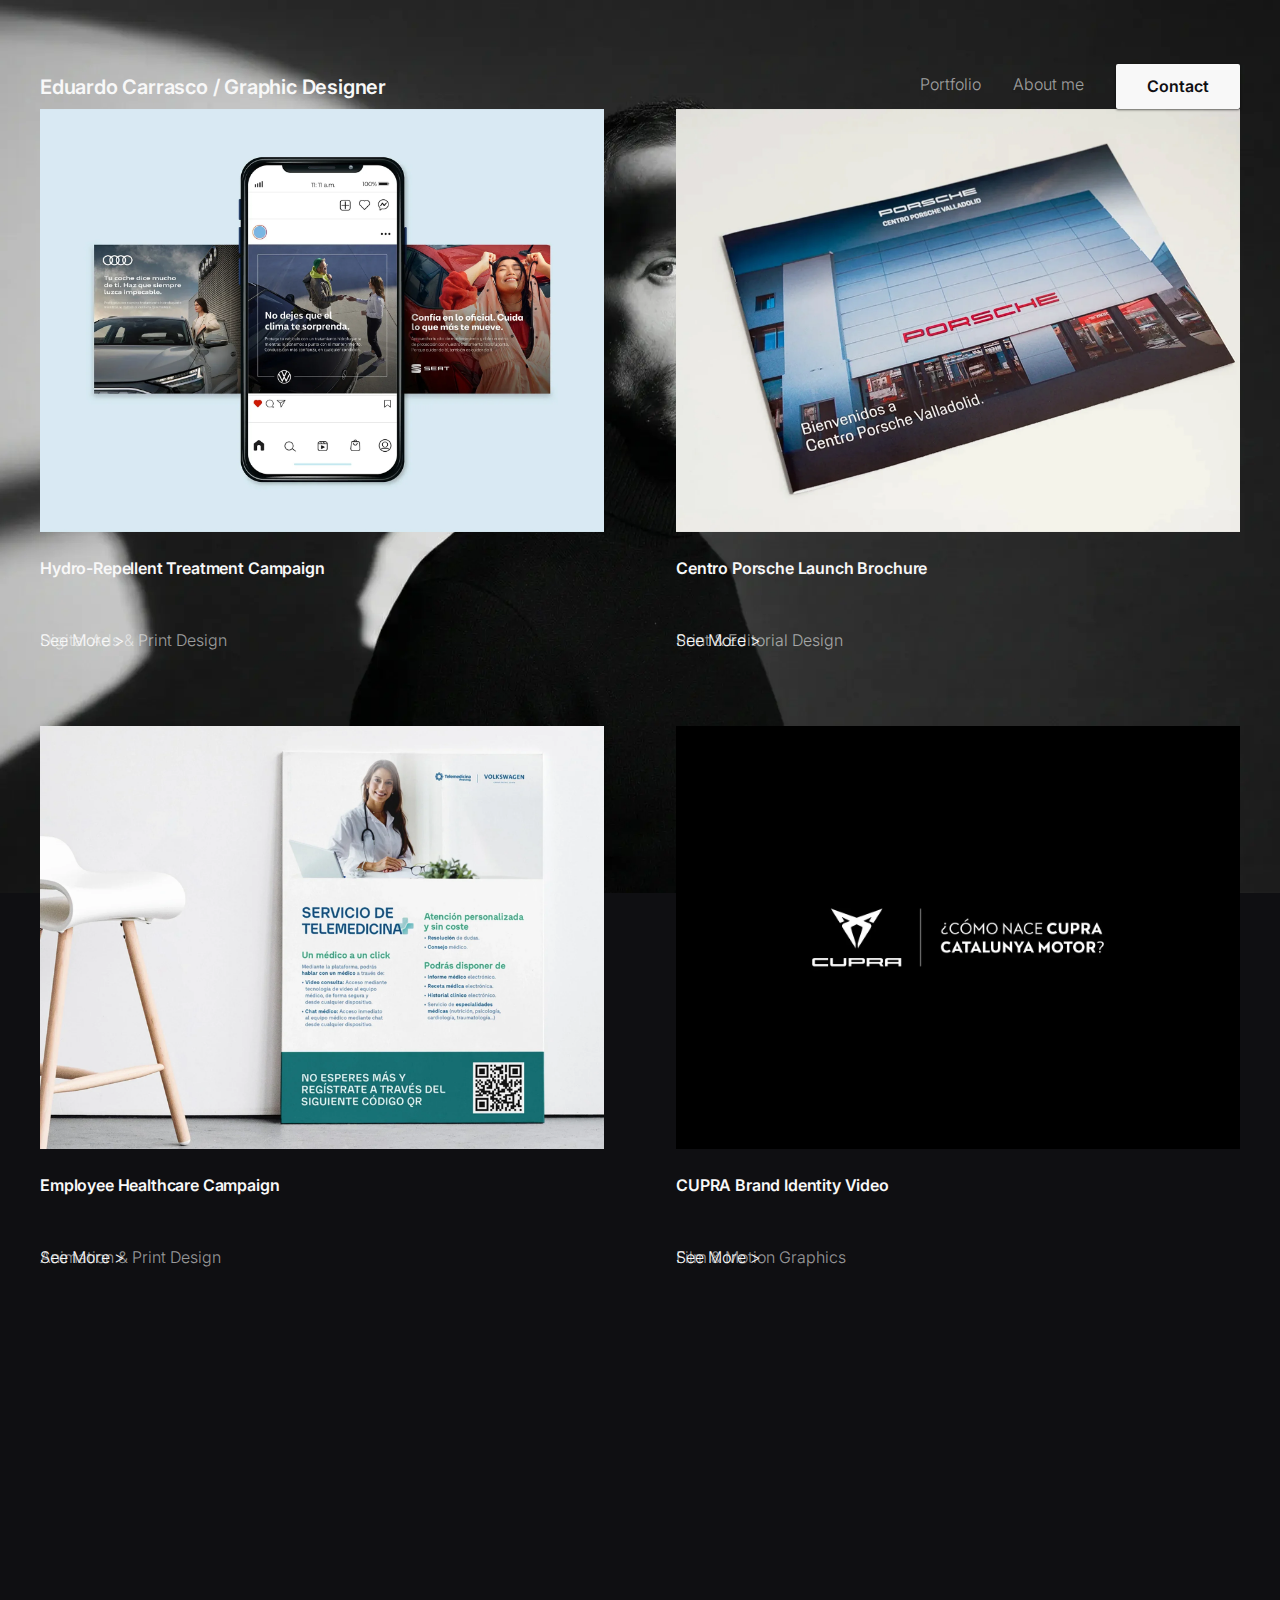
<file: index.html>
<!doctype html>
<html lang="en">
  <head>
    <meta charset="UTF-8" />
    <meta name="viewport" content="width=device-width, initial-scale=1.0" />
    <title>Eduardo Carrasco | Graphic Designer</title>
    <meta
      name="description"
      content="Portfolio of Eduardo Carrasco, specializing in graphic design, photography, and video production. Discover unified artistic visions for branding and digital campaigns."
    />
    <link
      rel="shortcut icon"
      href="/img/favicon/favicon.ico"
      type="image/x-icon"
    />
    <link
      rel="apple-touch-icon"
      href="/img/favicon/apple-touch-icon.png"
      crossorigin="anonymous"
    />
    <link rel="stylesheet" href="/style.css" />
    <link
      rel="preload"
      href="/fonts/inter-var.woff2"
      as="font"
      type="font/woff2"
      crossorigin
    />
    <script src="/app.js" defer></script>
  </head>

  <body class="home-page">
    <div class="page-wrapper">
      <!-- Header -->
      <header class="header">
        <div class="header__content">
          <h6>
            <a class="logo" href="/">Eduardo Carrasco / Graphic Designer</a>
          </h6>

          <!-- Desktop Navigation -->
          <nav class="nav desktop-nav" aria-label="Main navigation">
            <ul class="nav__list">
              <li>
                <a href="/#projects" class="nav__link">Portfolio</a>
              </li>
              <li><a href="/about/" class="nav__link">About me</a></li>
              <li>
                <a href="/contact/" class="nav__link-contact">Contact</a>
              </li>
            </ul>
          </nav>

          <!-- Mobile Hamburger Menu -->
          <button
            class="hamburger"
            aria-label="Toggle mobile menu"
            aria-expanded="false"
          >
            <span class="hamburger__line"></span>
            <span class="hamburger__line"></span>
            <span class="hamburger__line"></span>
          </button>
        </div>
      </header>

      <!-- Mobile Menu Overlay -->
      <nav class="mobile-menu" id="mobile-menu" aria-label="Mobile navigation">
        <div class="mobile-menu__content">
          <ul class="mobile-menu__list">
            <li>
              <a href="/#projects" class="mobile-menu__link">Portfolio</a>
            </li>
            <li><a href="/about/" class="mobile-menu__link">About me</a></li>
            <li>
              <a href="/contact/" class="mobile-menu__link-contact">Contact</a>
            </li>
          </ul>
        </div>
      </nav>

      <main>
        <!-- Hero Section -->

        <!-- Projects Section -->
        <section id="projects" class="projects">
          <div class="wrapper">
            <div class="projects__grid">
              <article class="project-card todo">
                <div class="project-card__media">
                  <a href="/projects/hydro-repelent/">
                    <img
                      class="project-card__image"
                      src="img/project1.webp"
                      alt="Digital ad banner and print layout for Volkswagen Group after-sales campaign featuring branded vehicle service offers."
                      fetchpriority="high"
                  /></a>
                </div>
                <div class="project-card__content">
                  <h6 class="project-card__title">
                    Hydro-Repellent Treatment Campaign
                  </h6>
                  <p>Digital Ads &amp; Print Design</p>
                  <a href="/projects/hydro-repelent/">See More ></a>
                </div>
              </article>

              <article class="project-card todo">
                <div class="project-card__media">
                  <a href="/projects/porsche-launch-brochure/">
                    <img
                      class="project-card__image"
                      src="img/porsche-launch-brochure/a739797.webp"
                      alt="Digital ad banner and print layout for Volkswagen Group after-sales campaign featuring branded vehicle service offers."
                  /></a>
                </div>
                <div class="project-card__content">
                  <h6 class="project-card__title">
                    Centro Porsche Launch Brochure
                  </h6>
                  <p>Print &amp; Editorial Design</p>
                  <a href="/projects/porsche-launch-brochure/">See More ></a>
                </div>
              </article>

              <article class="project-card todo">
                <div class="project-card__media">
                  <a href="/projects/employee-healthcare-campaign/">
                    <img
                      class="project-card__image"
                      src="img/project3.webp"
                      alt="Brand identity and animated interface elements for the Volkswagen Group Telemedicine health service platform."
                  /></a>
                </div>
                <div class="project-card__content">
                  <h6 class="project-card__title">
                    Employee Healthcare Campaign
                  </h6>
                  <p>Animation &amp; Print Design</p>
                  <a href="/projects/employee-healthcare-campaign/"
                    >See More ></a
                  >
                </div>
              </article>

              <article class="project-card todo">
                <div class="project-card__media">
                  <a href="/projects/brand-identity-video/">
                    <img
                      class="project-card__image"
                      src="img/project4.webp"
                      alt="Still frame from the Performance Max Catalunya Motor branding film featuring dynamic motion graphics and automotive visuals."
                    />
                  </a>
                </div>
                <div class="project-card__content">
                  <h6 class="project-card__title">
                    CUPRA Brand Identity Video
                  </h6>
                  <p>Film &amp; Motion Graphics</p>
                  <a href="/projects/brand-identity-video/">See More ></a>
                </div>
              </article>

              <!-- <article class="project-card todo">
                <div class="project-card__media">
                  <a href="/projects/social-media-animation/">
                    <img
                      class="project-card__image"
                      src="img/project5.webp"
                      alt="Digital animation frame illustrating the Volkswagen Group vehicle trade-in process with stylized graphics."
                    />
                  </a>
                </div>
                <div class="project-card__content">
                  <h6 class="project-card__title">
                    Buyback Social Media Animation
                  </h6>
                  <p>Digital Design &amp; Animation</p>
                  <a href="/projects/social-media-animation/">See More ></a>
                </div>
              </article> -->

              <article class="project-card todo">
                <div class="project-card__media">
                  <a href="/projects/business-card-design/">
                    <img
                      class="project-card__image"
                      src="/img/business-card-design/mockup-1.webp"
                      alt="Digital animation frame illustrating the Volkswagen Group vehicle trade-in process with stylized graphics."
                    />
                  </a>
                </div>
                <div class="project-card__content">
                  <h6 class="project-card__title">
                    OutletCars Business Card Design
                  </h6>
                  <p>Print Design</p>
                  <a href="/projects/business-card-design/">See More ></a>
                </div>
              </article>

              <article class="project-card todo">
                <div class="project-card__media">
                  <a href="projects/natural-light-project/">
                    <img
                      class="project-card__image"
                      src="img/project6.webp"
                      alt="Editorial beauty portrait photograph featuring high-contrast lighting and focus on makeup details."
                  /></a>
                </div>
                <div class="project-card__content">
                  <h6 class="project-card__title">Natural Light Project</h6>
                  <p>Editorial Photography</p>
                  <a href="projects/natural-light-project/">See More ></a>
                </div>
              </article>
            </div>
          </div>
        </section>
      </main>

      <footer class="todo">
        <p>
          Copyright &#169; <span id="year"></span> Eduardo Carrasco. All rights
          reserved.
        </p>
        <div class="footer__social">
          <!-- LinkedIn -->
          <a
            href="https://www.linkedin.com/in/educarrasco"
            target="_blank"
            rel="noopener"
            aria-label="LinkedIn"
          >
            <svg
              xmlns="http://www.w3.org/2000/svg"
              viewBox="0 0 24 24"
              fill="currentColor"
            >
              <path
                d="M20.447 20.452h-3.554v-5.569c0-1.328-.027-3.037-1.852-3.037-1.853 0-2.136 1.445-2.136 2.939v5.667H9.351V9h3.414v1.561h.046c.477-.9 1.637-1.85 3.37-1.85 3.601 0 4.267 2.37 4.267 5.455v6.286zM5.337 7.433c-1.144 0-2.063-.926-2.063-2.065 0-1.138.92-2.063 2.063-2.063 1.14 0 2.064.925 2.064 2.063 0 1.139-.925 2.065-2.064 2.065zm1.782 13.019H3.555V9h3.564v11.452zM22.225 0H1.771C.792 0 0 .774 0 1.729v20.542C0 23.227.792 24 1.771 24h20.451C23.2 24 24 23.227 24 22.271V1.729C24 .774 23.2 0 22.222 0h.003z"
              />
            </svg>
          </a>

          <!-- Behance -->
          <a
            href="https://www.behance.net/madebyedu"
            target="_blank"
            rel="noopener"
            aria-label="Behance"
          >
            <svg
              xmlns="http://www.w3.org/2000/svg"
              viewBox="0 0 24 24"
              fill="currentColor"
            >
              <path
                d="M22 7h-7v-2h7v2zm1.726 10c-.442 1.297-2.029 3-5.101 3-3.074 0-5.564-1.729-5.564-5.675 0-3.91 2.325-5.92 5.466-5.92 3.082 0 4.964 1.782 5.375 4.426.078.506.109 1.188.095 2.14h-8.027c.13 3.211 3.483 3.312 4.588 2.029h3.168zm-7.686-4h4.965c-.105-1.547-1.136-2.219-2.477-2.219-1.466 0-2.277.768-2.488 2.219zm-9.574 6.988h-6.466v-14.967h6.953c5.476.081 5.58 5.444 2.72 6.906 3.461 1.26 3.577 8.061-3.207 8.061zm-3.466-8.988h3.584c2.508 0 2.906-3-.312-3h-3.272v3zm3.391 3h-3.391v3.016h3.341c3.055 0 2.868-3.016.05-3.016z"
              />
            </svg>
          </a>

          <!-- Instagram -->
          <a
            href="https://www.instagram.com/educarrasco.jpg"
            target="_blank"
            rel="noopener"
            aria-label="Instagram"
          >
            <svg
              xmlns="http://www.w3.org/2000/svg"
              viewBox="0 0 24 24"
              fill="currentColor"
            >
              <path
                d="M12 2.163c3.204 0 3.584.012 4.85.07 3.252.148 4.771 1.691 4.919 4.919.058 1.265.069 1.645.069 4.849 0 3.205-.012 3.584-.069 4.849-.149 3.225-1.664 4.771-4.919 4.919-1.266.058-1.644.07-4.85.07-3.204 0-3.584-.012-4.849-.07-3.26-.149-4.771-1.699-4.919-4.92-.058-1.265-.07-1.644-.07-4.849 0-3.204.013-3.583.07-4.849.149-3.227 1.664-4.771 4.919-4.919 1.266-.057 1.645-.069 4.849-.069zm0-2.163c-3.259 0-3.667.014-4.947.072-4.358.2-6.78 2.618-6.98 6.98-.059 1.281-.073 1.689-.073 4.948 0 3.259.014 3.668.072 4.948.2 4.358 2.618 6.78 6.98 6.98 1.281.058 1.689.072 4.948.072 3.259 0 3.668-.014 4.948-.072 4.354-.2 6.782-2.618 6.979-6.98.059-1.28.073-1.689.073-4.948 0-3.259-.014-3.667-.072-4.947-.196-4.354-2.617-6.78-6.979-6.98-1.281-.059-1.69-.073-4.949-.073zm0 5.838c-3.403 0-6.162 2.759-6.162 6.162s2.759 6.163 6.162 6.163 6.162-2.759 6.162-6.163c0-3.403-2.759-6.162-6.162-6.162zm0 10.162c-2.209 0-4-1.79-4-4 0-2.209 1.791-4 4-4s4 1.791 4 4c0 2.21-1.791 4-4 4zm6.406-11.845c-.796 0-1.441.645-1.441 1.44s.645 1.44 1.441 1.44c.795 0 1.439-.645 1.439-1.44s-.644-1.44-1.439-1.44z"
              />
            </svg>
          </a>
        </div>
      </footer>
    </div>

    <!-- Scroll to Top Button -->
    <button
      id="scrollToTopBtn"
      class="scroll-to-top"
      aria-label="Scroll to top"
    >
      <svg
        class="scroll-to-top__arrow"
        width="20"
        height="20"
        viewBox="0 0 20 20"
        fill="none"
        xmlns="http://www.w3.org/2000/svg"
      >
        <path
          d="M10 4L10 16M10 4L4 10M10 4L16 10"
          stroke="currentColor"
          stroke-width="2.5"
          stroke-linecap="round"
          stroke-linejoin="round"
        />
      </svg>
    </button>

    <script>
      document.getElementById("year").textContent = new Date().getFullYear();
    </script>
  </body>
</html>
</file>
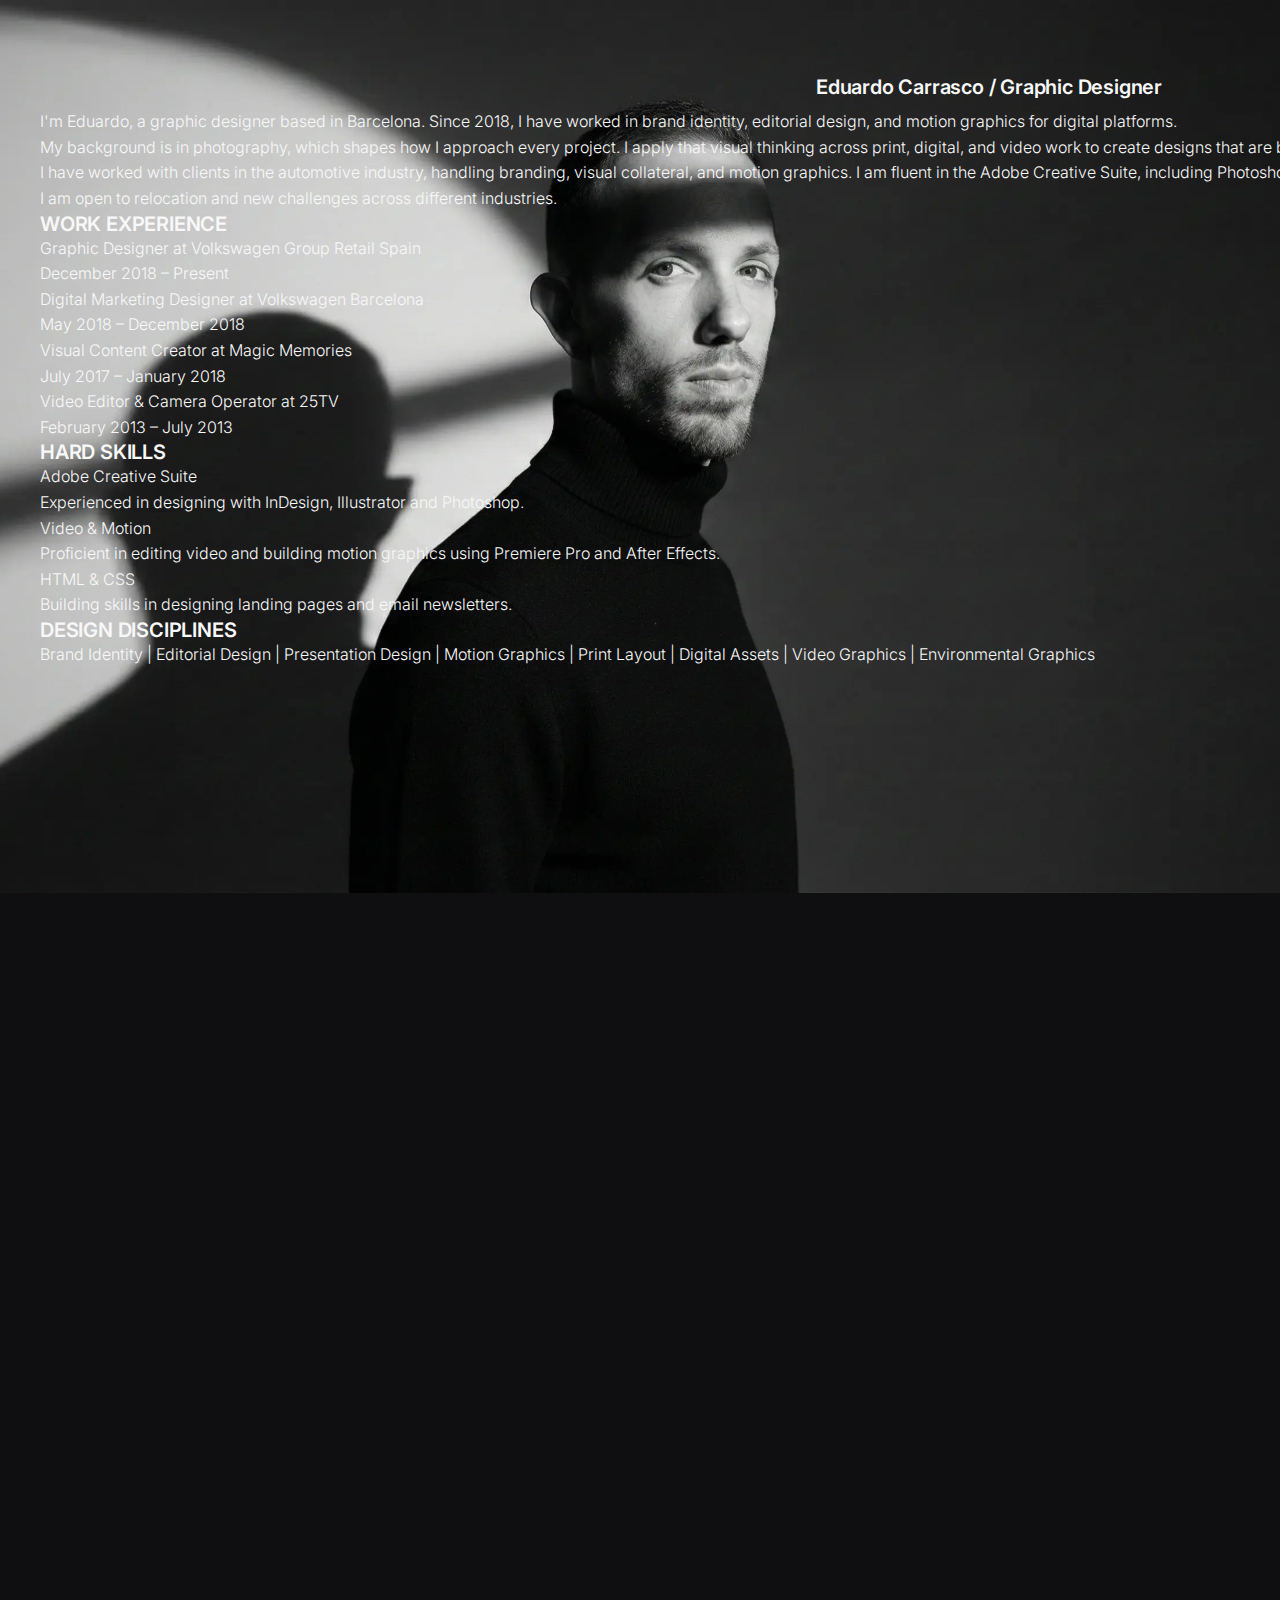
<file: about/index.html>
<!doctype html>
<html lang="en">
  <head>
    <meta charset="UTF-8" />
    <meta name="viewport" content="width=device-width, initial-scale=1.0" />
    <title>Eduardo Carrasco | Graphic Designer</title>
    <meta
      name="description"
      content="Portfolio of Eduardo Carrasco, specializing in graphic design, photography, and video production. Discover unified artistic visions for branding and digital campaigns."
    />
    <link
      rel="shortcut icon"
      href="/img/favicon/favicon.ico"
      type="image/x-icon"
    />
    <link
      rel="apple-touch-icon"
      href="/img/favicon/apple-touch-icon.png"
      crossorigin="anonymous"
    />
    <link rel="stylesheet" href="/style.css" />
    <link
      rel="preload"
      href="/fonts/inter-var.woff2"
      as="font"
      type="font/woff2"
      crossorigin
    />
    <script src="/app.js" defer></script>
  </head>

  <body class="home-page">
    <div class="page-wrapper">
      <!-- Header -->
      <header class="header">
        <div class="header__content">
          <h6>
            <a class="logo" href="/">Eduardo Carrasco / Graphic Designer</a>
          </h6>

          <!-- Desktop Navigation -->
          <nav class="nav desktop-nav" aria-label="Main navigation">
            <ul class="nav__list">
              <li>
                <a href="/#projects" class="nav__link">Portfolio</a>
              </li>
              <li><a href="/about/" class="nav__link">About me</a></li>
              <li>
                <a href="/contact/" class="nav__link-contact">Contact</a>
              </li>
            </ul>
          </nav>

          <!-- Mobile Hamburger Menu -->
          <button
            class="hamburger"
            aria-label="Toggle mobile menu"
            aria-expanded="false"
          >
            <span class="hamburger__line"></span>
            <span class="hamburger__line"></span>
            <span class="hamburger__line"></span>
          </button>
        </div>
      </header>

      <!-- Mobile Menu Overlay -->
      <nav class="mobile-menu" id="mobile-menu" aria-label="Mobile navigation">
        <div class="mobile-menu__content">
          <ul class="mobile-menu__list">
            <li>
              <a href="/#projects" class="mobile-menu__link">Portfolio</a>
            </li>
            <li><a href="/about/" class="mobile-menu__link">About me</a></li>
            <li>
              <a href="/contact/" class="mobile-menu__link-contact">Contact</a>
            </li>
          </ul>
        </div>
      </nav>

      <main class="aboutme-body">
        <div class="aboutme-wrapper todo">
          <section class="aboutme-elements">
            <p>
              I'm Eduardo, a graphic designer based in Barcelona. Since 2018, I
              have worked in brand identity, editorial design, and motion
              graphics for digital platforms.
            </p>
            <p>
              My background is in photography, which shapes how I approach every
              project. I apply that visual thinking across print, digital, and
              video work to create designs that are both functional and visually
              strong.
            </p>
            <p>
              I have worked with clients in the automotive industry, handling
              branding, visual collateral, and motion graphics. I am fluent in
              the Adobe Creative Suite, including Photoshop, Illustrator,
              InDesign, Premiere Pro, and After Effects, and I manage multiple
              projects at the same time without missing deadlines.
            </p>
            <p>
              I am open to relocation and new challenges across different
              industries.
            </p>
          </section>
          <section class="aboutme-elements">
            <h6>WORK EXPERIENCE</h6>
            <div class="aboutme-subelements">
              <p>Graphic Designer at Volkswagen Group Retail Spain</p>
              <p class="aboutme-subtext">December 2018 – Present</p>
            </div>
            <div class="aboutme-subelements">
              <p>Digital Marketing Designer at Volkswagen Barcelona</p>
              <p class="aboutme-subtext">May 2018 – December 2018</p>
            </div>
            <div class="aboutme-subelements">
              <p>Visual Content Creator at Magic Memories</p>
              <p class="aboutme-subtext">July 2017 – January 2018</p>
            </div>
            <div class="aboutme-subelements">
              <p>Video Editor & Camera Operator at 25TV</p>
              <p class="aboutme-subtext">February 2013 – July 2013</p>
            </div>
          </section>
          <section class="aboutme-elements">
            <h6>HARD SKILLS</h6>
            <div class="aboutme-subelements">
              <p>Adobe Creative Suite</p>
              <p class="aboutme-subtext">
                Experienced in designing with InDesign, Illustrator and
                Photoshop.
              </p>
            </div>
            <div class="aboutme-subelements">
              <p>Video & Motion</p>
              <p class="aboutme-subtext">
                Proficient in editing video and building motion graphics using
                Premiere Pro and After Effects.
              </p>
            </div>
            <div class="aboutme-subelements">
              <p>HTML & CSS</p>
              <p class="aboutme-subtext">
                Building skills in designing landing pages and email
                newsletters.
              </p>
            </div>
          </section>
          <section class="aboutme-elements">
            <h6>DESIGN DISCIPLINES</h6>
            <p>
              Brand Identity | Editorial Design | Presentation Design | Motion
              Graphics | Print Layout | Digital Assets | Video Graphics |
              Environmental Graphics
            </p>
          </section>
        </div>
        <section class="aboutme-img todo">
          <img src="/img/home-page.webp" alt="" fetchpriority="high" />
        </section>
      </main>

      <footer class="todo">
        <p>
          Copyright &#169; <span id="year"></span> Eduardo Carrasco. All rights
          reserved.
        </p>
        <div class="footer__social">
          <!-- LinkedIn -->
          <a
            href="https://www.linkedin.com/in/educarrasco"
            target="_blank"
            rel="noopener"
            aria-label="LinkedIn"
          >
            <svg
              xmlns="http://www.w3.org/2000/svg"
              viewBox="0 0 24 24"
              fill="currentColor"
            >
              <path
                d="M20.447 20.452h-3.554v-5.569c0-1.328-.027-3.037-1.852-3.037-1.853 0-2.136 1.445-2.136 2.939v5.667H9.351V9h3.414v1.561h.046c.477-.9 1.637-1.85 3.37-1.85 3.601 0 4.267 2.37 4.267 5.455v6.286zM5.337 7.433c-1.144 0-2.063-.926-2.063-2.065 0-1.138.92-2.063 2.063-2.063 1.14 0 2.064.925 2.064 2.063 0 1.139-.925 2.065-2.064 2.065zm1.782 13.019H3.555V9h3.564v11.452zM22.225 0H1.771C.792 0 0 .774 0 1.729v20.542C0 23.227.792 24 1.771 24h20.451C23.2 24 24 23.227 24 22.271V1.729C24 .774 23.2 0 22.222 0h.003z"
              />
            </svg>
          </a>

          <!-- Behance -->
          <a
            href="https://www.behance.net/madebyedu"
            target="_blank"
            rel="noopener"
            aria-label="Behance"
          >
            <svg
              xmlns="http://www.w3.org/2000/svg"
              viewBox="0 0 24 24"
              fill="currentColor"
            >
              <path
                d="M22 7h-7v-2h7v2zm1.726 10c-.442 1.297-2.029 3-5.101 3-3.074 0-5.564-1.729-5.564-5.675 0-3.91 2.325-5.92 5.466-5.92 3.082 0 4.964 1.782 5.375 4.426.078.506.109 1.188.095 2.14h-8.027c.13 3.211 3.483 3.312 4.588 2.029h3.168zm-7.686-4h4.965c-.105-1.547-1.136-2.219-2.477-2.219-1.466 0-2.277.768-2.488 2.219zm-9.574 6.988h-6.466v-14.967h6.953c5.476.081 5.58 5.444 2.72 6.906 3.461 1.26 3.577 8.061-3.207 8.061zm-3.466-8.988h3.584c2.508 0 2.906-3-.312-3h-3.272v3zm3.391 3h-3.391v3.016h3.341c3.055 0 2.868-3.016.05-3.016z"
              />
            </svg>
          </a>

          <!-- Instagram -->
          <a
            href="https://www.instagram.com/educarrasco.jpg"
            target="_blank"
            rel="noopener"
            aria-label="Instagram"
          >
            <svg
              xmlns="http://www.w3.org/2000/svg"
              viewBox="0 0 24 24"
              fill="currentColor"
            >
              <path
                d="M12 2.163c3.204 0 3.584.012 4.85.07 3.252.148 4.771 1.691 4.919 4.919.058 1.265.069 1.645.069 4.849 0 3.205-.012 3.584-.069 4.849-.149 3.225-1.664 4.771-4.919 4.919-1.266.058-1.644.07-4.85.07-3.204 0-3.584-.012-4.849-.07-3.26-.149-4.771-1.699-4.919-4.92-.058-1.265-.07-1.644-.07-4.849 0-3.204.013-3.583.07-4.849.149-3.227 1.664-4.771 4.919-4.919 1.266-.057 1.645-.069 4.849-.069zm0-2.163c-3.259 0-3.667.014-4.947.072-4.358.2-6.78 2.618-6.98 6.98-.059 1.281-.073 1.689-.073 4.948 0 3.259.014 3.668.072 4.948.2 4.358 2.618 6.78 6.98 6.98 1.281.058 1.689.072 4.948.072 3.259 0 3.668-.014 4.948-.072 4.354-.2 6.782-2.618 6.979-6.98.059-1.28.073-1.689.073-4.948 0-3.259-.014-3.667-.072-4.947-.196-4.354-2.617-6.78-6.979-6.98-1.281-.059-1.69-.073-4.949-.073zm0 5.838c-3.403 0-6.162 2.759-6.162 6.162s2.759 6.163 6.162 6.163 6.162-2.759 6.162-6.163c0-3.403-2.759-6.162-6.162-6.162zm0 10.162c-2.209 0-4-1.79-4-4 0-2.209 1.791-4 4-4s4 1.791 4 4c0 2.21-1.791 4-4 4zm6.406-11.845c-.796 0-1.441.645-1.441 1.44s.645 1.44 1.441 1.44c.795 0 1.439-.645 1.439-1.44s-.644-1.44-1.439-1.44z"
              />
            </svg>
          </a>
        </div>
      </footer>
    </div>

    <!-- Scroll to Top Button -->
    <button id="page-return" class="page-return" aria-label="Scroll to top">
      <svg
        class="page-return__arrow"
        width="20"
        height="20"
        viewBox="0 0 20 20"
        fill="none"
        xmlns="http://www.w3.org/2000/svg"
      >
        <path
          d="M10 4L10 16M10 4L4 10M10 4L16 10"
          stroke="currentColor"
          stroke-width="2.5"
          stroke-linecap="round"
          stroke-linejoin="round"
        />
      </svg>
    </button>

    <script src="/app.js" defer></script>
    <script>
      document.getElementById("year").textContent = new Date().getFullYear();
    </script>
  </body>
</html>
</file>
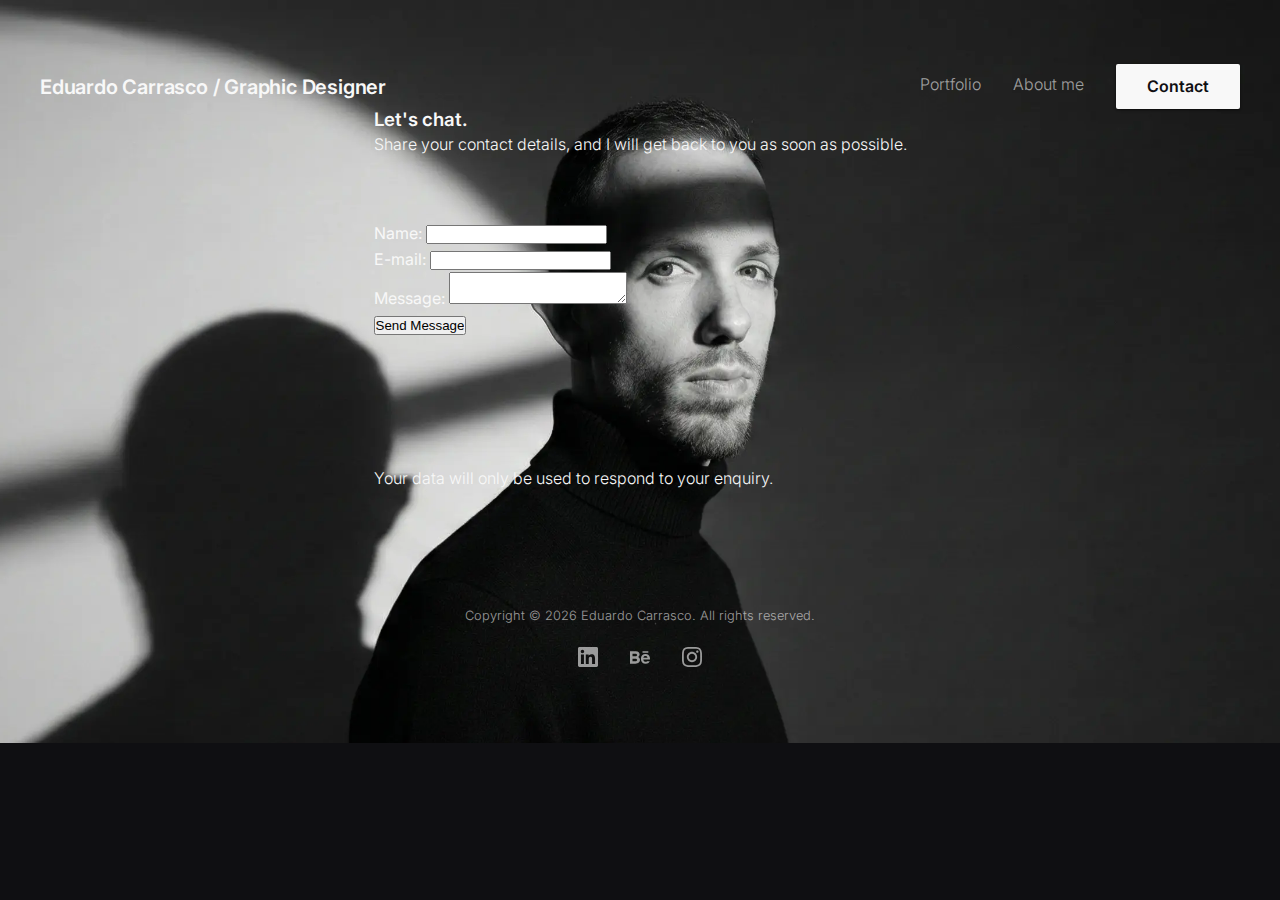
<file: contact/index.html>
<!doctype html>
<html lang="en">
  <head>
    <meta charset="UTF-8" />
    <meta name="viewport" content="width=device-width, initial-scale=1.0" />
    <title>Eduardo Carrasco | Graphic Designer</title>
    <meta
      name="description"
      content="Portfolio of Eduardo Carrasco, specializing in graphic design, photography, and video production. Discover unified artistic visions for branding and digital campaigns."
    />
    <link
      rel="shortcut icon"
      href="/img/favicon/favicon.ico"
      type="image/x-icon"
    />
    <link
      rel="apple-touch-icon"
      href="/img/favicon/apple-touch-icon.png"
      crossorigin="anonymous"
    />
    <link rel="stylesheet" href="/style.css" />
    <link
      rel="preload"
      href="/fonts/inter-var.woff2"
      as="font"
      type="font/woff2"
      crossorigin
    />
  </head>

  <body class="home-page">
    <div class="page-wrapper">
      <!-- Header -->
      <header class="header">
        <div class="header__content">
          <h6>
            <a class="logo" href="/">Eduardo Carrasco / Graphic Designer</a>
          </h6>

          <!-- Desktop Navigation -->
          <nav class="nav desktop-nav" aria-label="Main navigation">
            <ul class="nav__list">
              <li>
                <a href="/#projects" class="nav__link">Portfolio</a>
              </li>
              <li><a href="/about/" class="nav__link">About me</a></li>
              <li>
                <a href="/contact/" class="nav__link-contact">Contact</a>
              </li>
            </ul>
          </nav>

          <!-- Mobile Hamburger Menu -->
          <button
            class="hamburger"
            aria-label="Toggle mobile menu"
            aria-expanded="false"
          >
            <span class="hamburger__line"></span>
            <span class="hamburger__line"></span>
            <span class="hamburger__line"></span>
          </button>
        </div>
      </header>

      <!-- Mobile Menu Overlay -->
      <nav class="mobile-menu" id="mobile-menu" aria-label="Mobile navigation">
        <div class="mobile-menu__content">
          <ul class="mobile-menu__list">
            <li>
              <a href="/#projects" class="mobile-menu__link">Portfolio</a>
            </li>
            <li><a href="/about/" class="mobile-menu__link">About me</a></li>
            <li>
              <a href="/contact/" class="mobile-menu__link-contact">Contact</a>
            </li>
          </ul>
        </div>
      </nav>

      <main class="contact-wrapper todo">
        <section class="contact-text">
          <h3>Let's chat.</h3>
          <p>
            Share your contact details, and I will get back to you as soon as
            possible.
          </p>
        </section>

        <form
          class="contact-form"
          id="contact-form"
          action="https://api.web3forms.com/submit"
          method="post"
          novalidate
        >
          <input
            type="hidden"
            name="access_key"
            value="8cb16b67-bfb5-4cbe-839e-8334247922ba"
          />
          <input
            type="hidden"
            name="subject"
            value="New message from your portfolio"
          />
          <input
            type="hidden"
            name="from_name"
            value="Eduardo Carrasco Portfolio"
          />
          <div class="contactform-name">
            <label for="name">Name:</label>
            <input type="text" id="name" name="name" required />
            <span class="field-error" id="name-error"></span>
          </div>
          <div class="contactform-email">
            <label for="email">E-mail:</label>
            <input type="email" id="email" name="email" required />
            <span class="field-error" id="email-error"></span>
          </div>
          <div class="contactform-message">
            <label for="message">Message:</label>
            <textarea name="message" id="message" required></textarea>
            <span class="field-error" id="message-error"></span>
          </div>
          <div class="contactform-button">
            <input type="submit" value="Send Message" />
          </div>
        </form>
        <p id="form-message" aria-live="polite"></p>
        <section class="contact-text">
          <p class="contactform-legaltext">
            Your data will only be used to respond to your enquiry.
          </p>
        </section>
      </main>

      <footer class="todo">
        <p>
          Copyright &#169; <span id="year"></span> Eduardo Carrasco. All rights
          reserved.
        </p>
        <div class="footer__social">
          <!-- LinkedIn -->
          <a
            href="https://www.linkedin.com/in/educarrasco"
            target="_blank"
            rel="noopener"
            aria-label="LinkedIn"
          >
            <svg
              xmlns="http://www.w3.org/2000/svg"
              viewBox="0 0 24 24"
              fill="currentColor"
            >
              <path
                d="M20.447 20.452h-3.554v-5.569c0-1.328-.027-3.037-1.852-3.037-1.853 0-2.136 1.445-2.136 2.939v5.667H9.351V9h3.414v1.561h.046c.477-.9 1.637-1.85 3.37-1.85 3.601 0 4.267 2.37 4.267 5.455v6.286zM5.337 7.433c-1.144 0-2.063-.926-2.063-2.065 0-1.138.92-2.063 2.063-2.063 1.14 0 2.064.925 2.064 2.063 0 1.139-.925 2.065-2.064 2.065zm1.782 13.019H3.555V9h3.564v11.452zM22.225 0H1.771C.792 0 0 .774 0 1.729v20.542C0 23.227.792 24 1.771 24h20.451C23.2 24 24 23.227 24 22.271V1.729C24 .774 23.2 0 22.222 0h.003z"
              />
            </svg>
          </a>

          <!-- Behance -->
          <a
            href="https://www.behance.net/madebyedu"
            target="_blank"
            rel="noopener"
            aria-label="Behance"
          >
            <svg
              xmlns="http://www.w3.org/2000/svg"
              viewBox="0 0 24 24"
              fill="currentColor"
            >
              <path
                d="M22 7h-7v-2h7v2zm1.726 10c-.442 1.297-2.029 3-5.101 3-3.074 0-5.564-1.729-5.564-5.675 0-3.91 2.325-5.92 5.466-5.92 3.082 0 4.964 1.782 5.375 4.426.078.506.109 1.188.095 2.14h-8.027c.13 3.211 3.483 3.312 4.588 2.029h3.168zm-7.686-4h4.965c-.105-1.547-1.136-2.219-2.477-2.219-1.466 0-2.277.768-2.488 2.219zm-9.574 6.988h-6.466v-14.967h6.953c5.476.081 5.58 5.444 2.72 6.906 3.461 1.26 3.577 8.061-3.207 8.061zm-3.466-8.988h3.584c2.508 0 2.906-3-.312-3h-3.272v3zm3.391 3h-3.391v3.016h3.341c3.055 0 2.868-3.016.05-3.016z"
              />
            </svg>
          </a>

          <!-- Instagram -->
          <a
            href="https://www.instagram.com/educarrasco.jpg"
            target="_blank"
            rel="noopener"
            aria-label="Instagram"
          >
            <svg
              xmlns="http://www.w3.org/2000/svg"
              viewBox="0 0 24 24"
              fill="currentColor"
            >
              <path
                d="M12 2.163c3.204 0 3.584.012 4.85.07 3.252.148 4.771 1.691 4.919 4.919.058 1.265.069 1.645.069 4.849 0 3.205-.012 3.584-.069 4.849-.149 3.225-1.664 4.771-4.919 4.919-1.266.058-1.644.07-4.85.07-3.204 0-3.584-.012-4.849-.07-3.26-.149-4.771-1.699-4.919-4.92-.058-1.265-.07-1.644-.07-4.849 0-3.204.013-3.583.07-4.849.149-3.227 1.664-4.771 4.919-4.919 1.266-.057 1.645-.069 4.849-.069zm0-2.163c-3.259 0-3.667.014-4.947.072-4.358.2-6.78 2.618-6.98 6.98-.059 1.281-.073 1.689-.073 4.948 0 3.259.014 3.668.072 4.948.2 4.358 2.618 6.78 6.98 6.98 1.281.058 1.689.072 4.948.072 3.259 0 3.668-.014 4.948-.072 4.354-.2 6.782-2.618 6.979-6.98.059-1.28.073-1.689.073-4.948 0-3.259-.014-3.667-.072-4.947-.196-4.354-2.617-6.78-6.979-6.98-1.281-.059-1.69-.073-4.949-.073zm0 5.838c-3.403 0-6.162 2.759-6.162 6.162s2.759 6.163 6.162 6.163 6.162-2.759 6.162-6.163c0-3.403-2.759-6.162-6.162-6.162zm0 10.162c-2.209 0-4-1.79-4-4 0-2.209 1.791-4 4-4s4 1.791 4 4c0 2.21-1.791 4-4 4zm6.406-11.845c-.796 0-1.441.645-1.441 1.44s.645 1.44 1.441 1.44c.795 0 1.439-.645 1.439-1.44s-.644-1.44-1.439-1.44z"
              />
            </svg>
          </a>
        </div>
      </footer>
    </div>

    <!-- Scroll to Top Button -->
    <button
      id="scrollToTopBtn"
      class="scroll-to-top"
      aria-label="Scroll to top"
    >
      <svg
        class="scroll-to-top__arrow"
        width="20"
        height="20"
        viewBox="0 0 20 20"
        fill="none"
        xmlns="http://www.w3.org/2000/svg"
      >
        <path
          d="M10 4L10 16M10 4L4 10M10 4L16 10"
          stroke="currentColor"
          stroke-width="2.5"
          stroke-linecap="round"
          stroke-linejoin="round"
        />
      </svg>
    </button>

    <script src="/app.js"></script>
    <script>
      document.getElementById("year").textContent = new Date().getFullYear();
    </script>
  </body>
</html>
</file>
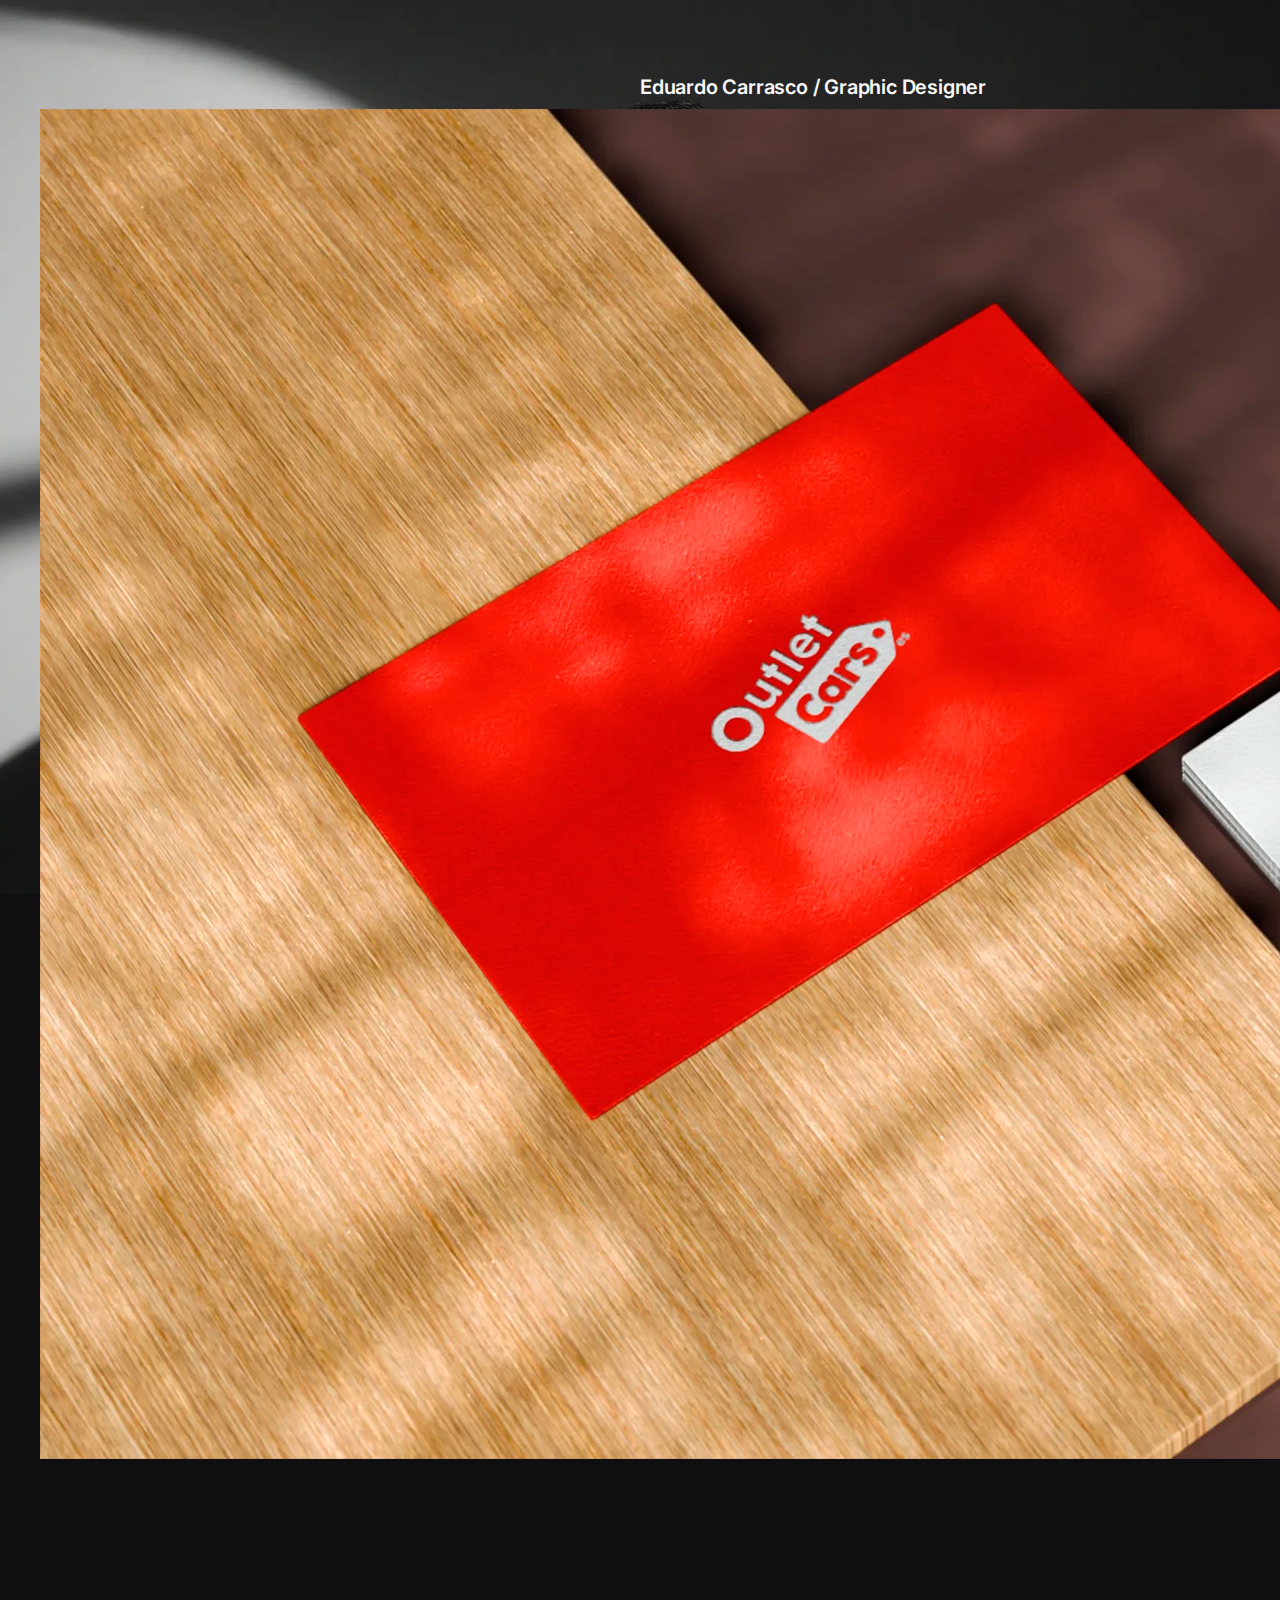
<file: projects/business-card-design/index.html>
<!doctype html>
<html lang="en">
  <head>
    <meta charset="UTF-8" />
    <meta name="viewport" content="width=device-width, initial-scale=1.0" />
    <title>Business Card Design | Eduardo Carrasco, Graphic Designer</title>
    <meta
      name="description"
      content="Business card design for OutletCars, a used car sales brand. A clean, print-ready design built to match brand guidelines and make a strong first impression with clients."
    />
    <link
      rel="shortcut icon"
      href="/img/favicon/favicon.ico"
      type="image/x-icon"
    />
    <link
      rel="apple-touch-icon"
      href="/img/favicon/apple-touch-icon.png"
      crossorigin="anonymous"
    />
    <link
      rel="preload"
      href="/style.css"
      as="style"
      onload="
        this.onload = null;
        this.rel = 'stylesheet';
      "
    />
    <noscript><link rel="stylesheet" href="/style.css" /></noscript>
    <link
      rel="preload"
      href="/fonts/inter-var.woff2"
      as="font"
      type="font/woff2"
      crossorigin
    />
  </head>

  <body class="home-page">
    <div class="page-wrapper">
      <!-- Header -->
      <header class="header">
        <div class="header__content">
          <h6>
            <a class="logo" href="/">Eduardo Carrasco / Graphic Designer</a>
          </h6>

          <!-- Desktop Navigation -->
          <nav class="nav desktop-nav" aria-label="Main navigation">
            <ul class="nav__list">
              <li>
                <a href="/#projects" class="nav__link">Portfolio</a>
              </li>
              <li>
                <a href="/about/" class="nav__link">About me</a>
              </li>
              <li>
                <a href="/contact/" class="nav__link-contact">Contact</a>
              </li>
            </ul>
          </nav>

          <!-- Mobile Hamburger Menu -->
          <button
            class="hamburger"
            aria-label="Toggle mobile menu"
            aria-expanded="false"
          >
            <span class="hamburger__line"></span>
            <span class="hamburger__line"></span>
            <span class="hamburger__line"></span>
          </button>
        </div>
      </header>

      <!-- Mobile Menu Overlay -->
      <nav class="mobile-menu" id="mobile-menu" aria-label="Mobile navigation">
        <div class="mobile-menu__content">
          <ul class="mobile-menu__list">
            <li>
              <a href="/#projects" class="mobile-menu__link">Portfolio</a>
            </li>
            <li>
              <a href="/about/" class="mobile-menu__link">About me</a>
            </li>
            <li>
              <a href="/contact/" class="mobile-menu__link-contact">Contact</a>
            </li>
          </ul>
        </div>
      </nav>

      <main class="projectdetails">
        <img
          class="todo"
          src="/img/business-card-design/mockup-1.webp"
          alt=""
          loading="eager"
          fetchpriority="high"
        />
        <section class="projectdetails__text todo">
          <h1>OutletCars Business Card Design</h1>
          <p>
            OutletCars was a newly launched brand selling used cars online. As
            they began meeting clients in person, they had no physical material
            to leave a lasting impression or reinforce their brand.
          </p>
          <p>
            I shaped every visual decision on the business card design,
            translating the existing brand guidelines into a print-ready format
            that felt consistent with their digital presence.
          </p>
          <p>
            The final card gave the brand a professional, credible look in
            face-to-face interactions, helping the business feel established
            even in its early days.
          </p>
        </section>
        <img
          class="todo"
          src="/img/business-card-design/mockup-2.webp"
          alt=""
          loading="lazy"
          decoding="async"
        />
        <img
          class="todo"
          src="/img/business-card-design/mockup-3.webp"
          alt=""
          loading="lazy"
          decoding="async"
        />
        <img
          class="todo"
          src="/img/business-card-design/mockup-4.webp"
          alt=""
          loading="lazy"
          decoding="async"
        />
      </main>

      <footer class="todo">
        <p>
          Copyright &#169; <span id="year"></span> Eduardo Carrasco. All rights
          reserved.
        </p>
        <div class="footer__social">
          <!-- LinkedIn -->
          <a
            href="https://www.linkedin.com/in/educarrasco"
            target="_blank"
            rel="noopener"
            aria-label="LinkedIn"
          >
            <svg
              xmlns="http://www.w3.org/2000/svg"
              viewBox="0 0 24 24"
              fill="currentColor"
            >
              <path
                d="M20.447 20.452h-3.554v-5.569c0-1.328-.027-3.037-1.852-3.037-1.853 0-2.136 1.445-2.136 2.939v5.667H9.351V9h3.414v1.561h.046c.477-.9 1.637-1.85 3.37-1.85 3.601 0 4.267 2.37 4.267 5.455v6.286zM5.337 7.433c-1.144 0-2.063-.926-2.063-2.065 0-1.138.92-2.063 2.063-2.063 1.14 0 2.064.925 2.064 2.063 0 1.139-.925 2.065-2.064 2.065zm1.782 13.019H3.555V9h3.564v11.452zM22.225 0H1.771C.792 0 0 .774 0 1.729v20.542C0 23.227.792 24 1.771 24h20.451C23.2 24 24 23.227 24 22.271V1.729C24 .774 23.2 0 22.222 0h.003z"
              />
            </svg>
          </a>

          <!-- Behance -->
          <a
            href="https://www.behance.net/madebyedu"
            target="_blank"
            rel="noopener"
            aria-label="Behance"
          >
            <svg
              xmlns="http://www.w3.org/2000/svg"
              viewBox="0 0 24 24"
              fill="currentColor"
            >
              <path
                d="M22 7h-7v-2h7v2zm1.726 10c-.442 1.297-2.029 3-5.101 3-3.074 0-5.564-1.729-5.564-5.675 0-3.91 2.325-5.92 5.466-5.92 3.082 0 4.964 1.782 5.375 4.426.078.506.109 1.188.095 2.14h-8.027c.13 3.211 3.483 3.312 4.588 2.029h3.168zm-7.686-4h4.965c-.105-1.547-1.136-2.219-2.477-2.219-1.466 0-2.277.768-2.488 2.219zm-9.574 6.988h-6.466v-14.967h6.953c5.476.081 5.58 5.444 2.72 6.906 3.461 1.26 3.577 8.061-3.207 8.061zm-3.466-8.988h3.584c2.508 0 2.906-3-.312-3h-3.272v3zm3.391 3h-3.391v3.016h3.341c3.055 0 2.868-3.016.05-3.016z"
              />
            </svg>
          </a>

          <!-- Instagram -->
          <a
            href="https://www.instagram.com/educarrasco.jpg"
            target="_blank"
            rel="noopener"
            aria-label="Instagram"
          >
            <svg
              xmlns="http://www.w3.org/2000/svg"
              viewBox="0 0 24 24"
              fill="currentColor"
            >
              <path
                d="M12 2.163c3.204 0 3.584.012 4.85.07 3.252.148 4.771 1.691 4.919 4.919.058 1.265.069 1.645.069 4.849 0 3.205-.012 3.584-.069 4.849-.149 3.225-1.664 4.771-4.919 4.919-1.266.058-1.644.07-4.85.07-3.204 0-3.584-.012-4.849-.07-3.26-.149-4.771-1.699-4.919-4.92-.058-1.265-.07-1.644-.07-4.849 0-3.204.013-3.583.07-4.849.149-3.227 1.664-4.771 4.919-4.919 1.266-.057 1.645-.069 4.849-.069zm0-2.163c-3.259 0-3.667.014-4.947.072-4.358.2-6.78 2.618-6.98 6.98-.059 1.281-.073 1.689-.073 4.948 0 3.259.014 3.668.072 4.948.2 4.358 2.618 6.78 6.98 6.98 1.281.058 1.689.072 4.948.072 3.259 0 3.668-.014 4.948-.072 4.354-.2 6.782-2.618 6.979-6.98.059-1.28.073-1.689.073-4.948 0-3.259-.014-3.667-.072-4.947-.196-4.354-2.617-6.78-6.979-6.98-1.281-.059-1.69-.073-4.949-.073zm0 5.838c-3.403 0-6.162 2.759-6.162 6.162s2.759 6.163 6.162 6.163 6.162-2.759 6.162-6.163c0-3.403-2.759-6.162-6.162-6.162zm0 10.162c-2.209 0-4-1.79-4-4 0-2.209 1.791-4 4-4s4 1.791 4 4c0 2.21-1.791 4-4 4zm6.406-11.845c-.796 0-1.441.645-1.441 1.44s.645 1.44 1.441 1.44c.795 0 1.439-.645 1.439-1.44s-.644-1.44-1.439-1.44z"
              />
            </svg>
          </a>
        </div>
      </footer>
    </div>

    <!-- Scroll to Top Button -->
    <button
      id="scrollToTopBtn"
      class="scroll-to-top"
      aria-label="Scroll to top"
    >
      <svg
        class="scroll-to-top__arrow"
        width="20"
        height="20"
        viewBox="0 0 20 20"
        fill="none"
        xmlns="http://www.w3.org/2000/svg"
      >
        <path
          d="M10 4L10 16M10 4L4 10M10 4L16 10"
          stroke="currentColor"
          stroke-width="2.5"
          stroke-linecap="round"
          stroke-linejoin="round"
        />
      </svg>
    </button>

    <script src="/app.js" defer></script>
    <script>
      document.getElementById("year").textContent = new Date().getFullYear();
    </script>
  </body>
</html>
</file>
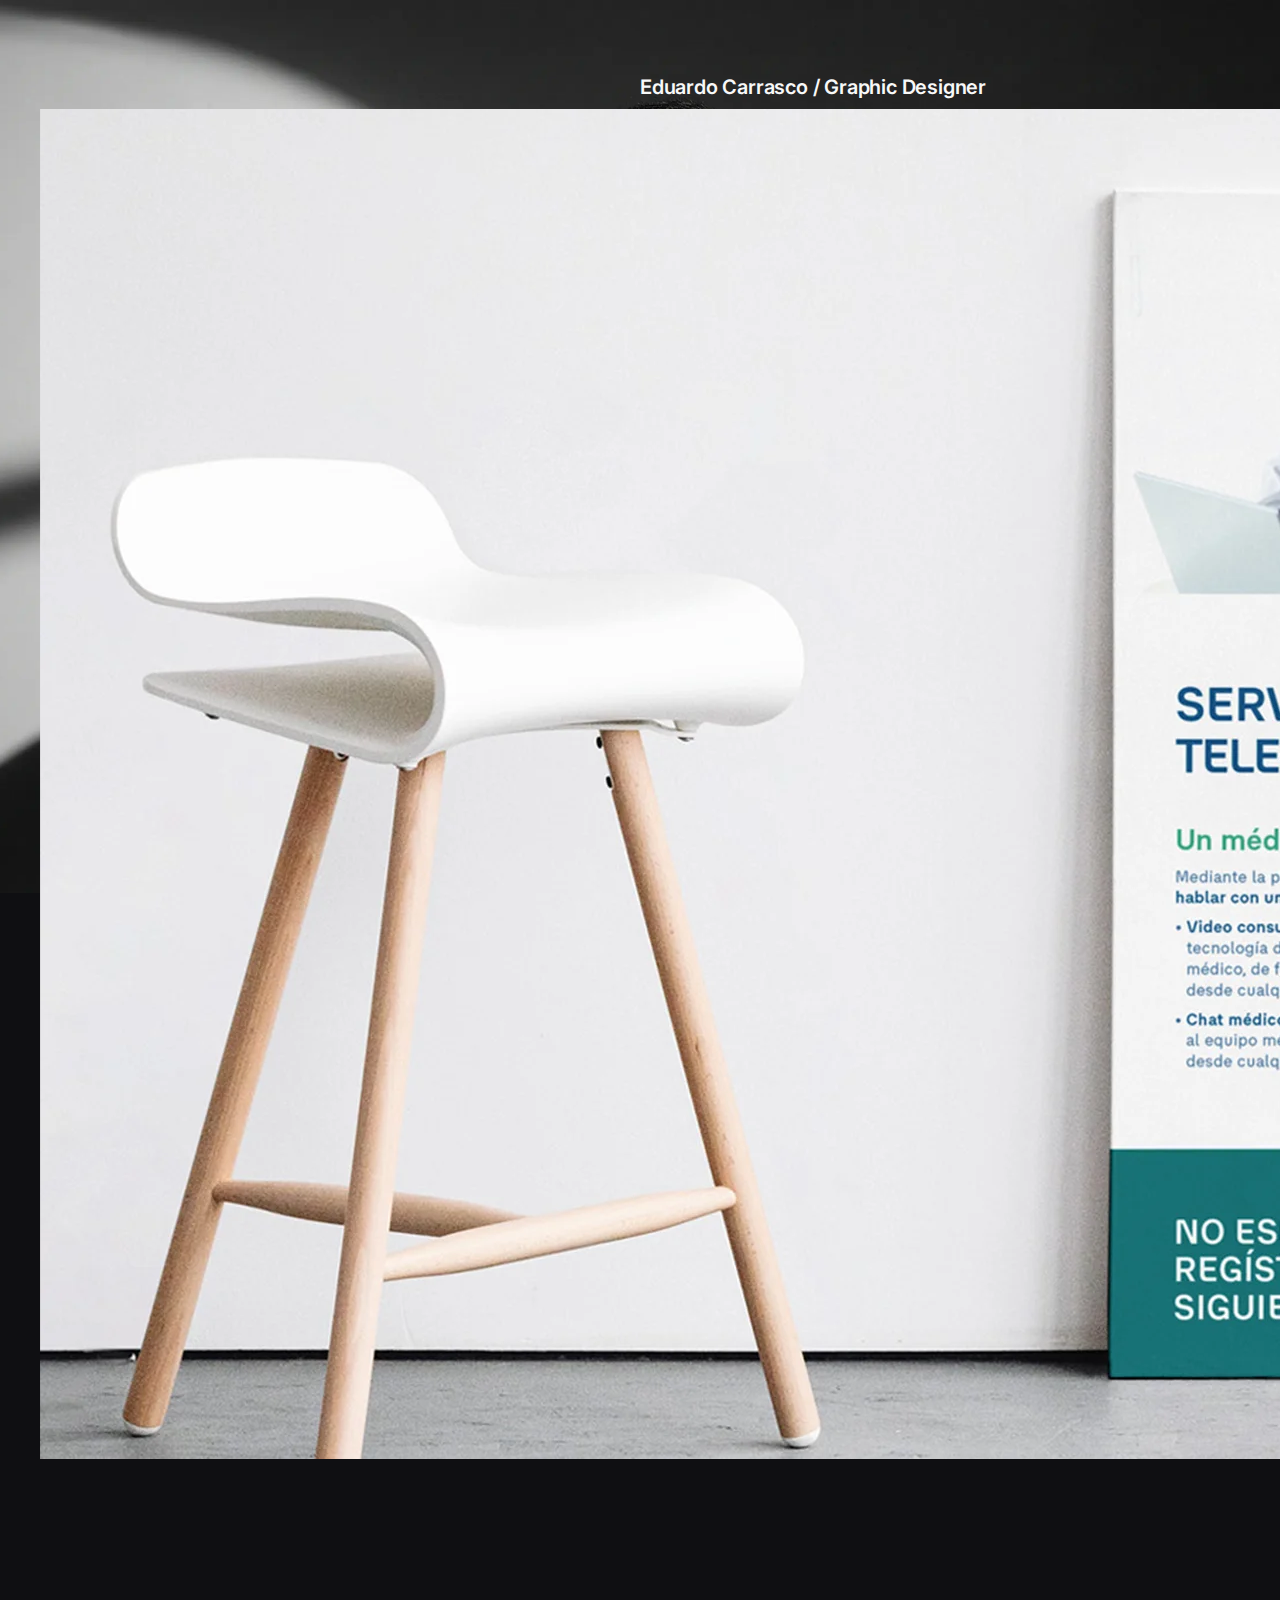
<file: projects/employee-healthcare-campaign/index.html>
<!doctype html>
<html lang="en">
  <head>
    <meta charset="UTF-8" />
    <meta name="viewport" content="width=device-width, initial-scale=1.0" />
    <title>
      Employee Healthcare Campaign | Eduardo Carrasco, Graphic Designer
    </title>
    <meta
      name="description"
      content="Internal communication design for Volkswagen Group Retail Spain. A three-piece visual campaign including a wall poster, desktop wallpaper, and desk brochure that successfully drove employee sign-ups for a new healthcare benefit program."
    />
    <link
      rel="shortcut icon"
      href="/img/favicon/favicon.ico"
      type="image/x-icon"
    />
    <link
      rel="apple-touch-icon"
      href="/img/favicon/apple-touch-icon.png"
      crossorigin="anonymous"
    />
    <link rel="stylesheet" href="/style.css" />
    <link
      rel="preload"
      href="/fonts/inter-var.woff2"
      as="font"
      type="font/woff2"
      crossorigin
    />
  </head>

  <body class="home-page">
    <div class="page-wrapper">
      <!-- Header -->
      <header class="header">
        <div class="header__content">
          <h6>
            <a class="logo" href="/">Eduardo Carrasco / Graphic Designer</a>
          </h6>

          <!-- Desktop Navigation -->
          <nav class="nav desktop-nav" aria-label="Main navigation">
            <ul class="nav__list">
              <li>
                <a href="/#projects" class="nav__link">Portfolio</a>
              </li>
              <li>
                <a href="/about/" class="nav__link">About me</a>
              </li>
              <li>
                <a href="/contact/" class="nav__link-contact">Contact</a>
              </li>
            </ul>
          </nav>

          <!-- Mobile Hamburger Menu -->
          <button
            class="hamburger"
            aria-label="Toggle mobile menu"
            aria-expanded="false"
          >
            <span class="hamburger__line"></span>
            <span class="hamburger__line"></span>
            <span class="hamburger__line"></span>
          </button>
        </div>
      </header>

      <!-- Mobile Menu Overlay -->
      <nav class="mobile-menu" id="mobile-menu" aria-label="Mobile navigation">
        <div class="mobile-menu__content">
          <ul class="mobile-menu__list">
            <li>
              <a href="/#projects" class="mobile-menu__link">Portfolio</a>
            </li>
            <li>
              <a href="/about/" class="mobile-menu__link">About me</a>
            </li>
            <li>
              <a href="/contact/" class="mobile-menu__link-contact">Contact</a>
            </li>
          </ul>
        </div>
      </nav>

      <main class="projectdetails">
        <img
          class="todo"
          src="/img/employee-healthcare-campaign/healthcare-mockup.webp"
          alt=""
          loading="eager"
          fetchpriority="high"
        />
        <section class="projectdetails__text todo">
          <h1>Employee Healthcare Campaign</h1>
          <p>
            Volkswagen Group Retail Spain needed to communicate a new healthcare
            benefit to their employees and encourage sign-ups. Low awareness of
            the program meant workers were missing out on a valuable perk, so
            the materials had to be clear, visible, and trustworthy.
          </p>
          <p>
            I handled the full visual direction of the campaign. I chose a color
            palette that would build confidence and stand out against the
            workplace environment, while staying consistent with Volkswagen's
            brand by using the official typography and logo. I designed three
            formats covering the employee's day: a wall poster for
            high-visibility areas, a desktop wallpaper for computer screens, and
            a desk brochure workers could read at their own pace.
          </p>
          <p>
            The campaign drove strong participation, with a large share of
            employees signing up for the healthcare service after the materials
            were rolled out.
          </p>
        </section>
        <!-- <img
          class="todo"
          src="/img/porsche-launch-brochure/_A739798.webp"
          alt=""
          loading="lazy"
          decoding="async"
        /> -->
        <video autoplay muted loop playsinline preload="none" class="todo">
          <source
            src="/img/employee-healthcare-campaign/desktop-animation.mp4"
            type="video/mp4"
          />
        </video>
      </main>

      <footer class="todo">
        <p>
          Copyright &#169; <span id="year"></span> Eduardo Carrasco. All rights
          reserved.
        </p>
        <div class="footer__social">
          <!-- LinkedIn -->
          <a
            href="https://www.linkedin.com/in/educarrasco"
            target="_blank"
            rel="noopener"
            aria-label="LinkedIn"
          >
            <svg
              xmlns="http://www.w3.org/2000/svg"
              viewBox="0 0 24 24"
              fill="currentColor"
            >
              <path
                d="M20.447 20.452h-3.554v-5.569c0-1.328-.027-3.037-1.852-3.037-1.853 0-2.136 1.445-2.136 2.939v5.667H9.351V9h3.414v1.561h.046c.477-.9 1.637-1.85 3.37-1.85 3.601 0 4.267 2.37 4.267 5.455v6.286zM5.337 7.433c-1.144 0-2.063-.926-2.063-2.065 0-1.138.92-2.063 2.063-2.063 1.14 0 2.064.925 2.064 2.063 0 1.139-.925 2.065-2.064 2.065zm1.782 13.019H3.555V9h3.564v11.452zM22.225 0H1.771C.792 0 0 .774 0 1.729v20.542C0 23.227.792 24 1.771 24h20.451C23.2 24 24 23.227 24 22.271V1.729C24 .774 23.2 0 22.222 0h.003z"
              />
            </svg>
          </a>

          <!-- Behance -->
          <a
            href="https://www.behance.net/madebyedu"
            target="_blank"
            rel="noopener"
            aria-label="Behance"
          >
            <svg
              xmlns="http://www.w3.org/2000/svg"
              viewBox="0 0 24 24"
              fill="currentColor"
            >
              <path
                d="M22 7h-7v-2h7v2zm1.726 10c-.442 1.297-2.029 3-5.101 3-3.074 0-5.564-1.729-5.564-5.675 0-3.91 2.325-5.92 5.466-5.92 3.082 0 4.964 1.782 5.375 4.426.078.506.109 1.188.095 2.14h-8.027c.13 3.211 3.483 3.312 4.588 2.029h3.168zm-7.686-4h4.965c-.105-1.547-1.136-2.219-2.477-2.219-1.466 0-2.277.768-2.488 2.219zm-9.574 6.988h-6.466v-14.967h6.953c5.476.081 5.58 5.444 2.72 6.906 3.461 1.26 3.577 8.061-3.207 8.061zm-3.466-8.988h3.584c2.508 0 2.906-3-.312-3h-3.272v3zm3.391 3h-3.391v3.016h3.341c3.055 0 2.868-3.016.05-3.016z"
              />
            </svg>
          </a>

          <!-- Instagram -->
          <a
            href="https://www.instagram.com/educarrasco.jpg"
            target="_blank"
            rel="noopener"
            aria-label="Instagram"
          >
            <svg
              xmlns="http://www.w3.org/2000/svg"
              viewBox="0 0 24 24"
              fill="currentColor"
            >
              <path
                d="M12 2.163c3.204 0 3.584.012 4.85.07 3.252.148 4.771 1.691 4.919 4.919.058 1.265.069 1.645.069 4.849 0 3.205-.012 3.584-.069 4.849-.149 3.225-1.664 4.771-4.919 4.919-1.266.058-1.644.07-4.85.07-3.204 0-3.584-.012-4.849-.07-3.26-.149-4.771-1.699-4.919-4.92-.058-1.265-.07-1.644-.07-4.849 0-3.204.013-3.583.07-4.849.149-3.227 1.664-4.771 4.919-4.919 1.266-.057 1.645-.069 4.849-.069zm0-2.163c-3.259 0-3.667.014-4.947.072-4.358.2-6.78 2.618-6.98 6.98-.059 1.281-.073 1.689-.073 4.948 0 3.259.014 3.668.072 4.948.2 4.358 2.618 6.78 6.98 6.98 1.281.058 1.689.072 4.948.072 3.259 0 3.668-.014 4.948-.072 4.354-.2 6.782-2.618 6.979-6.98.059-1.28.073-1.689.073-4.948 0-3.259-.014-3.667-.072-4.947-.196-4.354-2.617-6.78-6.979-6.98-1.281-.059-1.69-.073-4.949-.073zm0 5.838c-3.403 0-6.162 2.759-6.162 6.162s2.759 6.163 6.162 6.163 6.162-2.759 6.162-6.163c0-3.403-2.759-6.162-6.162-6.162zm0 10.162c-2.209 0-4-1.79-4-4 0-2.209 1.791-4 4-4s4 1.791 4 4c0 2.21-1.791 4-4 4zm6.406-11.845c-.796 0-1.441.645-1.441 1.44s.645 1.44 1.441 1.44c.795 0 1.439-.645 1.439-1.44s-.644-1.44-1.439-1.44z"
              />
            </svg>
          </a>
        </div>
      </footer>
    </div>

    <!-- Scroll to Top Button -->
    <button
      id="scrollToTopBtn"
      class="scroll-to-top"
      aria-label="Scroll to top"
    >
      <svg
        class="scroll-to-top__arrow"
        width="20"
        height="20"
        viewBox="0 0 20 20"
        fill="none"
        xmlns="http://www.w3.org/2000/svg"
      >
        <path
          d="M10 4L10 16M10 4L4 10M10 4L16 10"
          stroke="currentColor"
          stroke-width="2.5"
          stroke-linecap="round"
          stroke-linejoin="round"
        />
      </svg>
    </button>

    <script src="/app.js"></script>
    <script>
      document.getElementById("year").textContent = new Date().getFullYear();
    </script>
  </body>
</html>
</file>
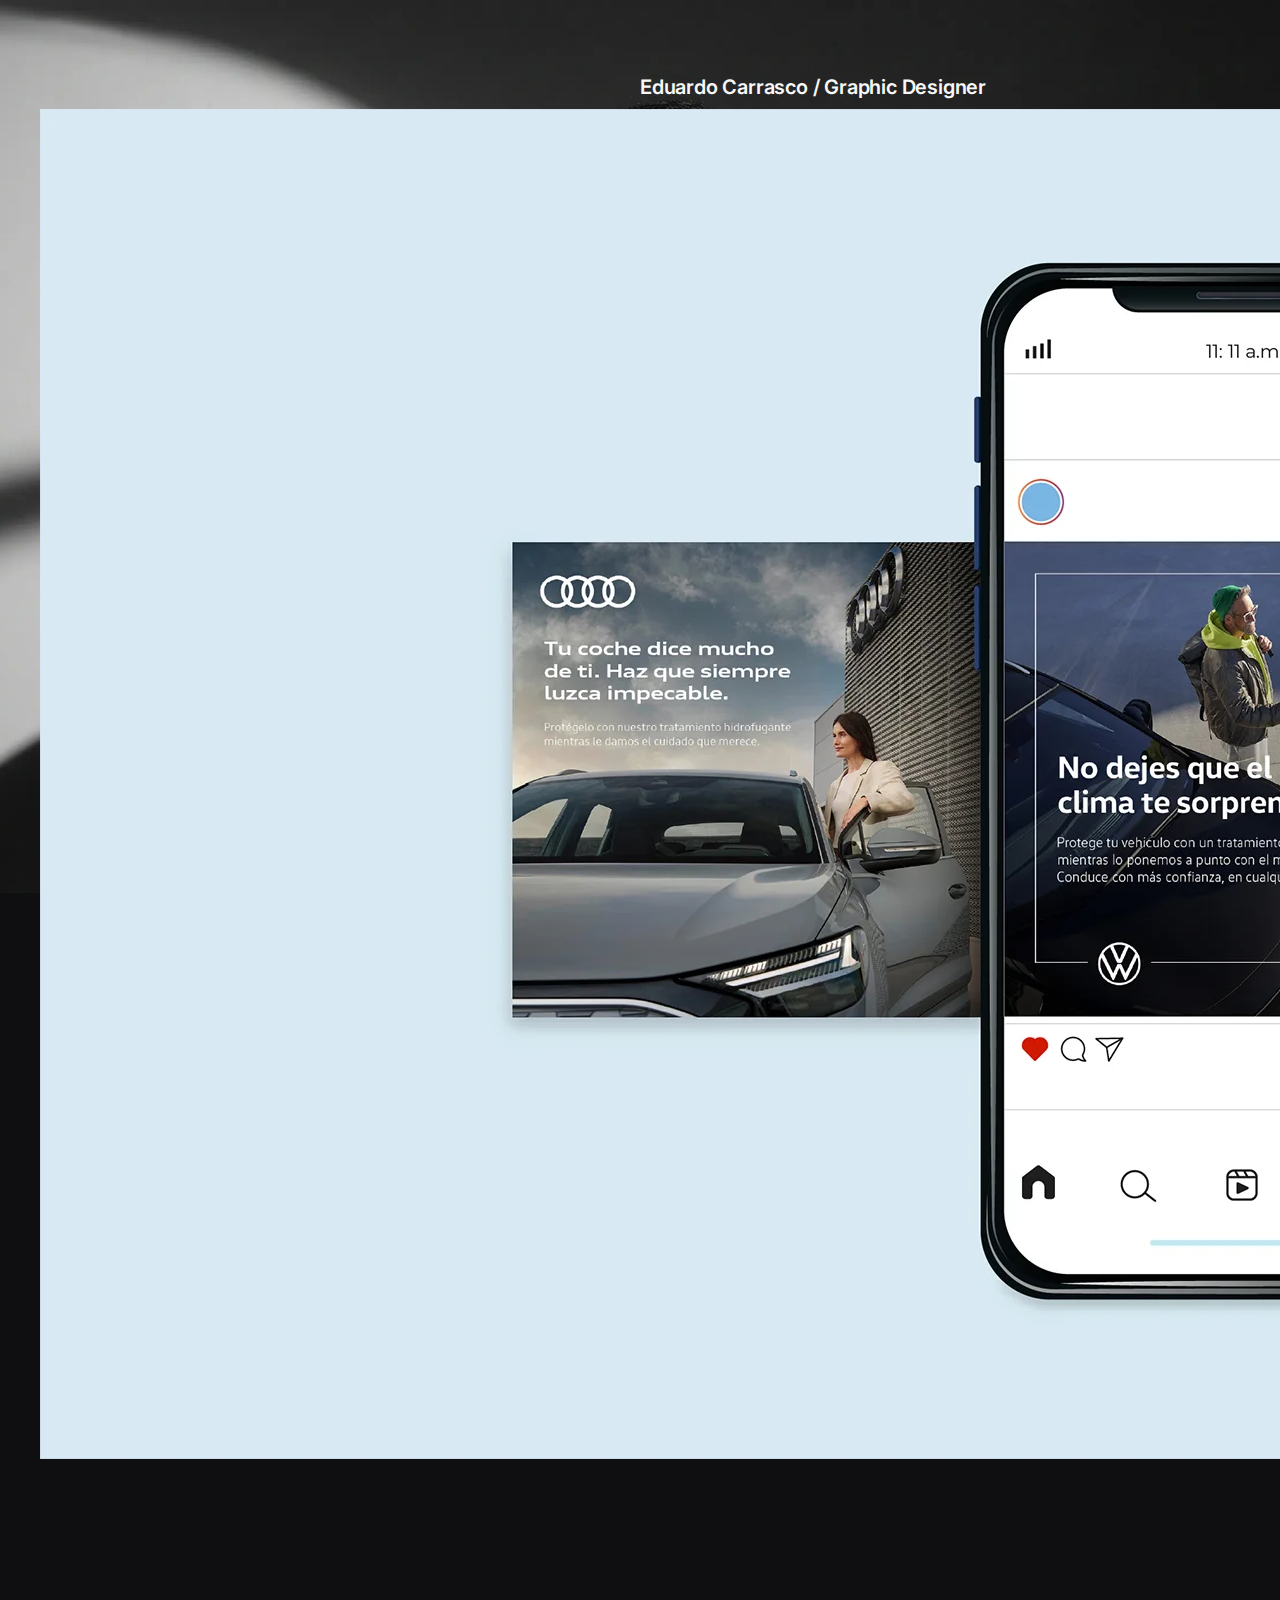
<file: projects/hydro-repelent/index.html>
<!doctype html>
<html lang="en">
  <head>
    <meta charset="UTF-8" />
    <meta name="viewport" content="width=device-width, initial-scale=1.0" />
    <title>
      Automotive Campaign Design | Eduardo Carrasco, Graphic Designer
    </title>
    <meta
      name="description"
      content="Eduardo Carrasco presents a comprehensive graphic design case study for a car service water repellent treatment, including social media mockups and print brochures."
    />
    <link
      rel="shortcut icon"
      href="/img/favicon/favicon.ico"
      type="image/x-icon"
    />
    <link
      rel="apple-touch-icon"
      href="/img/favicon/apple-touch-icon.png"
      crossorigin="anonymous"
    />
    <link rel="stylesheet" href="/style.css" />
    <link
      rel="preload"
      href="/fonts/inter-var.woff2"
      as="font"
      type="font/woff2"
      crossorigin
    />
    <script src="/app.js" defer></script>
  </head>

  <body class="home-page">
    <div class="page-wrapper">
      <!-- Header -->
      <header class="header">
        <div class="header__content">
          <h6>
            <a class="logo" href="/">Eduardo Carrasco / Graphic Designer</a>
          </h6>

          <!-- Desktop Navigation -->
          <nav class="nav desktop-nav" aria-label="Main navigation">
            <ul class="nav__list">
              <li>
                <a href="/#projects" class="nav__link">Portfolio</a>
              </li>
              <li>
                <a href="/about/" class="nav__link">About me</a>
              </li>
              <li>
                <a href="/contact/" class="nav__link-contact">Contact</a>
              </li>
            </ul>
          </nav>

          <!-- Mobile Hamburger Menu -->
          <button
            class="hamburger"
            aria-label="Toggle mobile menu"
            aria-expanded="false"
          >
            <span class="hamburger__line"></span>
            <span class="hamburger__line"></span>
            <span class="hamburger__line"></span>
          </button>
        </div>
      </header>

      <!-- Mobile Menu Overlay -->
      <nav class="mobile-menu" id="mobile-menu" aria-label="Mobile navigation">
        <div class="mobile-menu__content">
          <ul class="mobile-menu__list">
            <li>
              <a href="/#projects" class="mobile-menu__link">Portfolio</a>
            </li>
            <li>
              <a href="/about/" class="mobile-menu__link">About me</a>
            </li>
            <li>
              <a href="/contact/" class="mobile-menu__link-contact">Contact</a>
            </li>
          </ul>
        </div>
      </nav>

      <main class="projectdetails">
        <img
          class="todo"
          src="/img/WaterRepelent/automotive-water-repellent-campaign-instagram-feed-mockup.webp"
          alt="Graphic design mockup of an Instagram feed carousel for an automotive water repellent treatment campaign, featuring social media ads for Audi, Volkswagen, and SEAT."
          loading="eager"
          fetchpriority="high"
        />
        <section class="projectdetails__text todo">
          <h1>Hydro-Repellent Treatment Campaign</h1>
          <p>
            Volkswagen Group Retail Spain needed a way to promote an add-on
            hydro-repellent treatment to customers already bringing their cars
            in for servicing. The challenge was reaching them at the right
            moment and doing it consistently across three separate brands:
            Volkswagen, Audi, and SEAT, each with its own visual identity.
          </p>
          <p>
            With no pre-defined creative brief, I took ownership of the visual
            direction from the start. Drawing on each brand's existing design
            language as inspiration, I designed every asset in the campaign:
            social media posts, a website banner, a dealership brochure, and a
            mirror hanger placed inside the customer's car at drop-off.
          </p>
          <p>
            The result was a cohesive campaign that felt native to each brand
            without losing a unified message. Every customer touchpoint, from a
            social media scroll to the moment they walked into the dealership,
            carried a consistent and polished look that respected the identity
            of all three brands.
          </p>
        </section>
        <img
          class="todo"
          src="/img/WaterRepelent/automotive-water-repellent-campaign-facebook-post-mockup.webp"
          alt="Facebook carousel ad mockup designed for a car service water repellent treatment, showcasing digital marketing variations for Audi, Volkswagen, and SEAT brands."
          loading="lazy"
          decoding="async"
        />
        <img
          class="todo"
          src="/img/WaterRepelent/volkswagen-water-repellent-treatment-website-banner-mockup.webp"
          alt="Laptop mockup displaying a custom website banner design for a Volkswagen car service promotion advertising a rain repellent treatment."
          loading="lazy"
          decoding="async"
        />
        <img
          class="todo"
          src="/img/WaterRepelent/automotive-service-mirror-hang-tag-design-mockup.webp"
          alt="Graphic design mockup of printed rearview mirror hang tags for Audi and Volkswagen, promoting a water repellent windshield treatment to customers after car servicing."
          loading="lazy"
          decoding="async"
        />
        <img
          class="todo"
          src="/img/WaterRepelent/automotive-water-repellent-campaign-social-media-stories-mockup.webp"
          alt="Smartphone mockups showing vertical social media story designs for Audi, Volkswagen, and SEAT, advertising an anti-rain car treatment."
          loading="lazy"
          decoding="async"
        />
        <img
          src="/img/WaterRepelent/automotive-water-repellent-treatment-bifold-brochure-design.webp"
          alt="Open and closed bi-fold printed brochure mockup detailing pricing and options for an automotive water repellent windshield treatment."
          loading="lazy"
          decoding="async"
        />
      </main>

      <footer class="todo">
        <p>
          Copyright &#169; <span id="year"></span> Eduardo Carrasco. All rights
          reserved.
        </p>
        <div class="footer__social">
          <!-- LinkedIn -->
          <a
            href="https://www.linkedin.com/in/educarrasco"
            target="_blank"
            rel="noopener"
            aria-label="LinkedIn"
          >
            <svg
              xmlns="http://www.w3.org/2000/svg"
              viewBox="0 0 24 24"
              fill="currentColor"
            >
              <path
                d="M20.447 20.452h-3.554v-5.569c0-1.328-.027-3.037-1.852-3.037-1.853 0-2.136 1.445-2.136 2.939v5.667H9.351V9h3.414v1.561h.046c.477-.9 1.637-1.85 3.37-1.85 3.601 0 4.267 2.37 4.267 5.455v6.286zM5.337 7.433c-1.144 0-2.063-.926-2.063-2.065 0-1.138.92-2.063 2.063-2.063 1.14 0 2.064.925 2.064 2.063 0 1.139-.925 2.065-2.064 2.065zm1.782 13.019H3.555V9h3.564v11.452zM22.225 0H1.771C.792 0 0 .774 0 1.729v20.542C0 23.227.792 24 1.771 24h20.451C23.2 24 24 23.227 24 22.271V1.729C24 .774 23.2 0 22.222 0h.003z"
              />
            </svg>
          </a>

          <!-- Behance -->
          <a
            href="https://www.behance.net/madebyedu"
            target="_blank"
            rel="noopener"
            aria-label="Behance"
          >
            <svg
              xmlns="http://www.w3.org/2000/svg"
              viewBox="0 0 24 24"
              fill="currentColor"
            >
              <path
                d="M22 7h-7v-2h7v2zm1.726 10c-.442 1.297-2.029 3-5.101 3-3.074 0-5.564-1.729-5.564-5.675 0-3.91 2.325-5.92 5.466-5.92 3.082 0 4.964 1.782 5.375 4.426.078.506.109 1.188.095 2.14h-8.027c.13 3.211 3.483 3.312 4.588 2.029h3.168zm-7.686-4h4.965c-.105-1.547-1.136-2.219-2.477-2.219-1.466 0-2.277.768-2.488 2.219zm-9.574 6.988h-6.466v-14.967h6.953c5.476.081 5.58 5.444 2.72 6.906 3.461 1.26 3.577 8.061-3.207 8.061zm-3.466-8.988h3.584c2.508 0 2.906-3-.312-3h-3.272v3zm3.391 3h-3.391v3.016h3.341c3.055 0 2.868-3.016.05-3.016z"
              />
            </svg>
          </a>

          <!-- Instagram -->
          <a
            href="https://www.instagram.com/educarrasco.jpg"
            target="_blank"
            rel="noopener"
            aria-label="Instagram"
          >
            <svg
              xmlns="http://www.w3.org/2000/svg"
              viewBox="0 0 24 24"
              fill="currentColor"
            >
              <path
                d="M12 2.163c3.204 0 3.584.012 4.85.07 3.252.148 4.771 1.691 4.919 4.919.058 1.265.069 1.645.069 4.849 0 3.205-.012 3.584-.069 4.849-.149 3.225-1.664 4.771-4.919 4.919-1.266.058-1.644.07-4.85.07-3.204 0-3.584-.012-4.849-.07-3.26-.149-4.771-1.699-4.919-4.92-.058-1.265-.07-1.644-.07-4.849 0-3.204.013-3.583.07-4.849.149-3.227 1.664-4.771 4.919-4.919 1.266-.057 1.645-.069 4.849-.069zm0-2.163c-3.259 0-3.667.014-4.947.072-4.358.2-6.78 2.618-6.98 6.98-.059 1.281-.073 1.689-.073 4.948 0 3.259.014 3.668.072 4.948.2 4.358 2.618 6.78 6.98 6.98 1.281.058 1.689.072 4.948.072 3.259 0 3.668-.014 4.948-.072 4.354-.2 6.782-2.618 6.979-6.98.059-1.28.073-1.689.073-4.948 0-3.259-.014-3.667-.072-4.947-.196-4.354-2.617-6.78-6.979-6.98-1.281-.059-1.69-.073-4.949-.073zm0 5.838c-3.403 0-6.162 2.759-6.162 6.162s2.759 6.163 6.162 6.163 6.162-2.759 6.162-6.163c0-3.403-2.759-6.162-6.162-6.162zm0 10.162c-2.209 0-4-1.79-4-4 0-2.209 1.791-4 4-4s4 1.791 4 4c0 2.21-1.791 4-4 4zm6.406-11.845c-.796 0-1.441.645-1.441 1.44s.645 1.44 1.441 1.44c.795 0 1.439-.645 1.439-1.44s-.644-1.44-1.439-1.44z"
              />
            </svg>
          </a>
        </div>
      </footer>
    </div>

    <!-- Scroll to Top Button -->
    <button
      id="scrollToTopBtn"
      class="scroll-to-top"
      aria-label="Scroll to top"
    >
      <svg
        class="scroll-to-top__arrow"
        width="20"
        height="20"
        viewBox="0 0 20 20"
        fill="none"
        xmlns="http://www.w3.org/2000/svg"
      >
        <path
          d="M10 4L10 16M10 4L4 10M10 4L16 10"
          stroke="currentColor"
          stroke-width="2.5"
          stroke-linecap="round"
          stroke-linejoin="round"
        />
      </svg>
    </button>

    <script src="/app.js" defer></script>
    <script>
      document.getElementById("year").textContent = new Date().getFullYear();
    </script>
  </body>
</html>
</file>
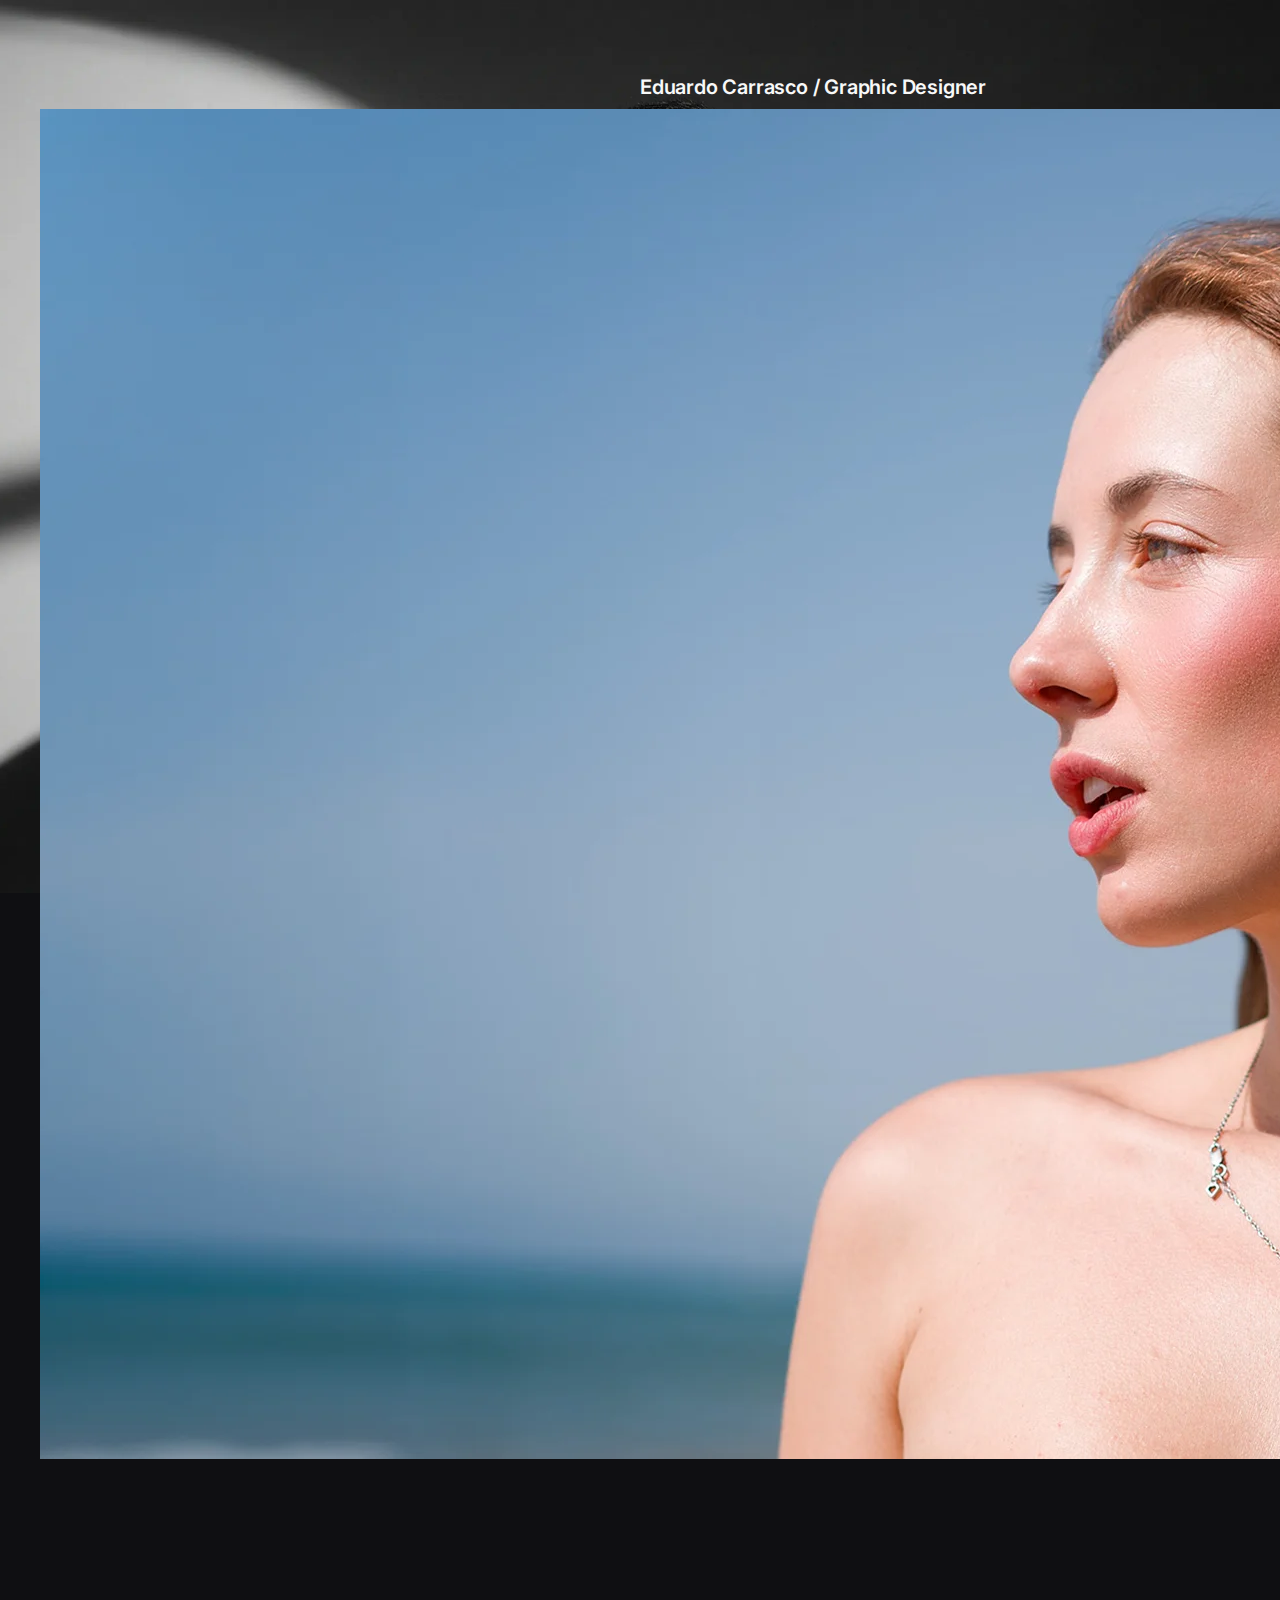
<file: projects/natural-light-project/index.html>
<!doctype html>
<html lang="en">
  <head>
    <meta charset="UTF-8" />
    <meta name="viewport" content="width=device-width, initial-scale=1.0" />
    <title>
      Natural Light Portrait Project | Eduardo Carrasco, Graphic Designer
    </title>
    <meta
      name="description"
      content="Motion graphics and animation designed for Volkswagen Group Retail Spain to promote their vehicle buyback service across social media, turning a complex offer into a clear and engaging short video."
    />
    <link
      rel="shortcut icon"
      href="/img/favicon/favicon.ico"
      type="image/x-icon"
    />
    <link
      rel="apple-touch-icon"
      href="/img/favicon/apple-touch-icon.png"
      crossorigin="anonymous"
    />
    <link rel="stylesheet" href="/style.css" />
    <link
      rel="preload"
      href="/fonts/inter-var.woff2"
      as="font"
      type="font/woff2"
      crossorigin
    />
  </head>

  <body class="home-page">
    <div class="page-wrapper">
      <!-- Header -->
      <header class="header">
        <div class="header__content">
          <h6>
            <a class="logo" href="/">Eduardo Carrasco / Graphic Designer</a>
          </h6>

          <!-- Desktop Navigation -->
          <nav class="nav desktop-nav" aria-label="Main navigation">
            <ul class="nav__list">
              <li>
                <a href="/#projects" class="nav__link">Portfolio</a>
              </li>
              <li>
                <a href="/about/" class="nav__link">About me</a>
              </li>
              <li>
                <a href="/contact/" class="nav__link-contact">Contact</a>
              </li>
            </ul>
          </nav>

          <!-- Mobile Hamburger Menu -->
          <button
            class="hamburger"
            aria-label="Toggle mobile menu"
            aria-expanded="false"
          >
            <span class="hamburger__line"></span>
            <span class="hamburger__line"></span>
            <span class="hamburger__line"></span>
          </button>
        </div>
      </header>

      <!-- Mobile Menu Overlay -->
      <nav class="mobile-menu" id="mobile-menu" aria-label="Mobile navigation">
        <div class="mobile-menu__content">
          <ul class="mobile-menu__list">
            <li>
              <a href="/#projects" class="mobile-menu__link">Portfolio</a>
            </li>
            <li>
              <a href="/about/" class="mobile-menu__link">About me</a>
            </li>
            <li>
              <a href="/contact/" class="mobile-menu__link-contact">Contact</a>
            </li>
          </ul>
        </div>
      </nav>

      <main class="projectdetails">
        <img
          class="todo"
          src="/img/natural-light-project/Header.webp"
          alt=""
          loading="eager"
          fetchpriority="high"
        />
        <section class="projectdetails__text todo">
          <h1>Natural Light Portrait Project</h1>
          <p>
            Directing poses confidently and making the most of natural light
            were two skills that needed real practice outside of client work.
            This personal project was the space to test both without
            constraints.
          </p>
          <p>
            I handled every part of the shoot solo: art direction, posing
            guidance, and all camera work. I shot handheld using only available
            light, deliberately choosing midday conditions to learn how to work
            with hard shadows rather than avoid them. I also completed the full
            post-production, including photo retouching and skin editing.
          </p>
          <p>
            The project sharpened my ability to direct subjects in a natural and
            relaxed way, and gave me a stronger eye for reading harsh light and
            turning it into something intentional. The retouching work also
            helped me build a cleaner, more consistent editing style.
          </p>
        </section>
        <section class="img-gallery">
          <img
            class="todo"
            src="/img/natural-light-project/A7III_240728_9-1.webp"
            alt=""
            loading="lazy"
            decoding="async"
          />
          <img
            class="todo"
            src="/img/natural-light-project/A7III_240728_25-1.webp"
            alt=""
            loading="lazy"
            decoding="async"
          />
          <img
            class="todo"
            src="/img/natural-light-project/A7III_240728_121-1.webp"
            alt=""
            loading="lazy"
            decoding="async"
          />
          <img
            class="todo"
            src="/img/natural-light-project/A7III_240728_139-1.webp"
            alt=""
            loading="lazy"
            decoding="async"
          />
          <img
            class="todo"
            src="/img/natural-light-project/A7III_240728_192-1.webp"
            alt=""
            loading="lazy"
            decoding="async"
          />
          <img
            class="todo"
            src="/img/natural-light-project/A7III_240728_222-1.webp"
            alt=""
            loading="lazy"
            decoding="async"
          />
          <img
            class="todo"
            src="/img/natural-light-project/A7III_240728_249-1.webp"
            alt=""
            loading="lazy"
            decoding="async"
          />
          <img
            class="todo"
            src="/img/natural-light-project/A7III_240728_296-1.webp"
            alt=""
            loading="lazy"
            decoding="async"
          />
          <img
            class="todo"
            src="/img/natural-light-project/A7III_240728_375-1.webp"
            alt=""
            loading="lazy"
            decoding="async"
          />
          <img
            class="todo"
            src="/img/natural-light-project/A7III_240728_395-1.webp"
            alt=""
            loading="lazy"
            decoding="async"
          />
          <img
            class="todo"
            src="/img/natural-light-project/A7III_240728_504-1.webp"
            alt=""
            loading="lazy"
            decoding="async"
          />
          <img
            class="todo"
            src="/img/natural-light-project/A7III_240728_602-1.webp"
            alt=""
            loading="lazy"
            decoding="async"
          />
        </section>
      </main>

      <footer class="todo">
        <p>
          Copyright &#169; <span id="year"></span> Eduardo Carrasco. All rights
          reserved.
        </p>
        <div class="footer__social">
          <!-- LinkedIn -->
          <a
            href="https://www.linkedin.com/in/educarrasco"
            target="_blank"
            rel="noopener"
            aria-label="LinkedIn"
          >
            <svg
              xmlns="http://www.w3.org/2000/svg"
              viewBox="0 0 24 24"
              fill="currentColor"
            >
              <path
                d="M20.447 20.452h-3.554v-5.569c0-1.328-.027-3.037-1.852-3.037-1.853 0-2.136 1.445-2.136 2.939v5.667H9.351V9h3.414v1.561h.046c.477-.9 1.637-1.85 3.37-1.85 3.601 0 4.267 2.37 4.267 5.455v6.286zM5.337 7.433c-1.144 0-2.063-.926-2.063-2.065 0-1.138.92-2.063 2.063-2.063 1.14 0 2.064.925 2.064 2.063 0 1.139-.925 2.065-2.064 2.065zm1.782 13.019H3.555V9h3.564v11.452zM22.225 0H1.771C.792 0 0 .774 0 1.729v20.542C0 23.227.792 24 1.771 24h20.451C23.2 24 24 23.227 24 22.271V1.729C24 .774 23.2 0 22.222 0h.003z"
              />
            </svg>
          </a>

          <!-- Behance -->
          <a
            href="https://www.behance.net/madebyedu"
            target="_blank"
            rel="noopener"
            aria-label="Behance"
          >
            <svg
              xmlns="http://www.w3.org/2000/svg"
              viewBox="0 0 24 24"
              fill="currentColor"
            >
              <path
                d="M22 7h-7v-2h7v2zm1.726 10c-.442 1.297-2.029 3-5.101 3-3.074 0-5.564-1.729-5.564-5.675 0-3.91 2.325-5.92 5.466-5.92 3.082 0 4.964 1.782 5.375 4.426.078.506.109 1.188.095 2.14h-8.027c.13 3.211 3.483 3.312 4.588 2.029h3.168zm-7.686-4h4.965c-.105-1.547-1.136-2.219-2.477-2.219-1.466 0-2.277.768-2.488 2.219zm-9.574 6.988h-6.466v-14.967h6.953c5.476.081 5.58 5.444 2.72 6.906 3.461 1.26 3.577 8.061-3.207 8.061zm-3.466-8.988h3.584c2.508 0 2.906-3-.312-3h-3.272v3zm3.391 3h-3.391v3.016h3.341c3.055 0 2.868-3.016.05-3.016z"
              />
            </svg>
          </a>

          <!-- Instagram -->
          <a
            href="https://www.instagram.com/educarrasco.jpg"
            target="_blank"
            rel="noopener"
            aria-label="Instagram"
          >
            <svg
              xmlns="http://www.w3.org/2000/svg"
              viewBox="0 0 24 24"
              fill="currentColor"
            >
              <path
                d="M12 2.163c3.204 0 3.584.012 4.85.07 3.252.148 4.771 1.691 4.919 4.919.058 1.265.069 1.645.069 4.849 0 3.205-.012 3.584-.069 4.849-.149 3.225-1.664 4.771-4.919 4.919-1.266.058-1.644.07-4.85.07-3.204 0-3.584-.012-4.849-.07-3.26-.149-4.771-1.699-4.919-4.92-.058-1.265-.07-1.644-.07-4.849 0-3.204.013-3.583.07-4.849.149-3.227 1.664-4.771 4.919-4.919 1.266-.057 1.645-.069 4.849-.069zm0-2.163c-3.259 0-3.667.014-4.947.072-4.358.2-6.78 2.618-6.98 6.98-.059 1.281-.073 1.689-.073 4.948 0 3.259.014 3.668.072 4.948.2 4.358 2.618 6.78 6.98 6.98 1.281.058 1.689.072 4.948.072 3.259 0 3.668-.014 4.948-.072 4.354-.2 6.782-2.618 6.979-6.98.059-1.28.073-1.689.073-4.948 0-3.259-.014-3.667-.072-4.947-.196-4.354-2.617-6.78-6.979-6.98-1.281-.059-1.69-.073-4.949-.073zm0 5.838c-3.403 0-6.162 2.759-6.162 6.162s2.759 6.163 6.162 6.163 6.162-2.759 6.162-6.163c0-3.403-2.759-6.162-6.162-6.162zm0 10.162c-2.209 0-4-1.79-4-4 0-2.209 1.791-4 4-4s4 1.791 4 4c0 2.21-1.791 4-4 4zm6.406-11.845c-.796 0-1.441.645-1.441 1.44s.645 1.44 1.441 1.44c.795 0 1.439-.645 1.439-1.44s-.644-1.44-1.439-1.44z"
              />
            </svg>
          </a>
        </div>
      </footer>
    </div>

    <!-- Scroll to Top Button -->
    <button
      id="scrollToTopBtn"
      class="scroll-to-top"
      aria-label="Scroll to top"
    >
      <svg
        class="scroll-to-top__arrow"
        width="20"
        height="20"
        viewBox="0 0 20 20"
        fill="none"
        xmlns="http://www.w3.org/2000/svg"
      >
        <path
          d="M10 4L10 16M10 4L4 10M10 4L16 10"
          stroke="currentColor"
          stroke-width="2.5"
          stroke-linecap="round"
          stroke-linejoin="round"
        />
      </svg>
    </button>

    <script src="/app.js"></script>
    <script>
      document.getElementById("year").textContent = new Date().getFullYear();
    </script>
  </body>
</html>
</file>
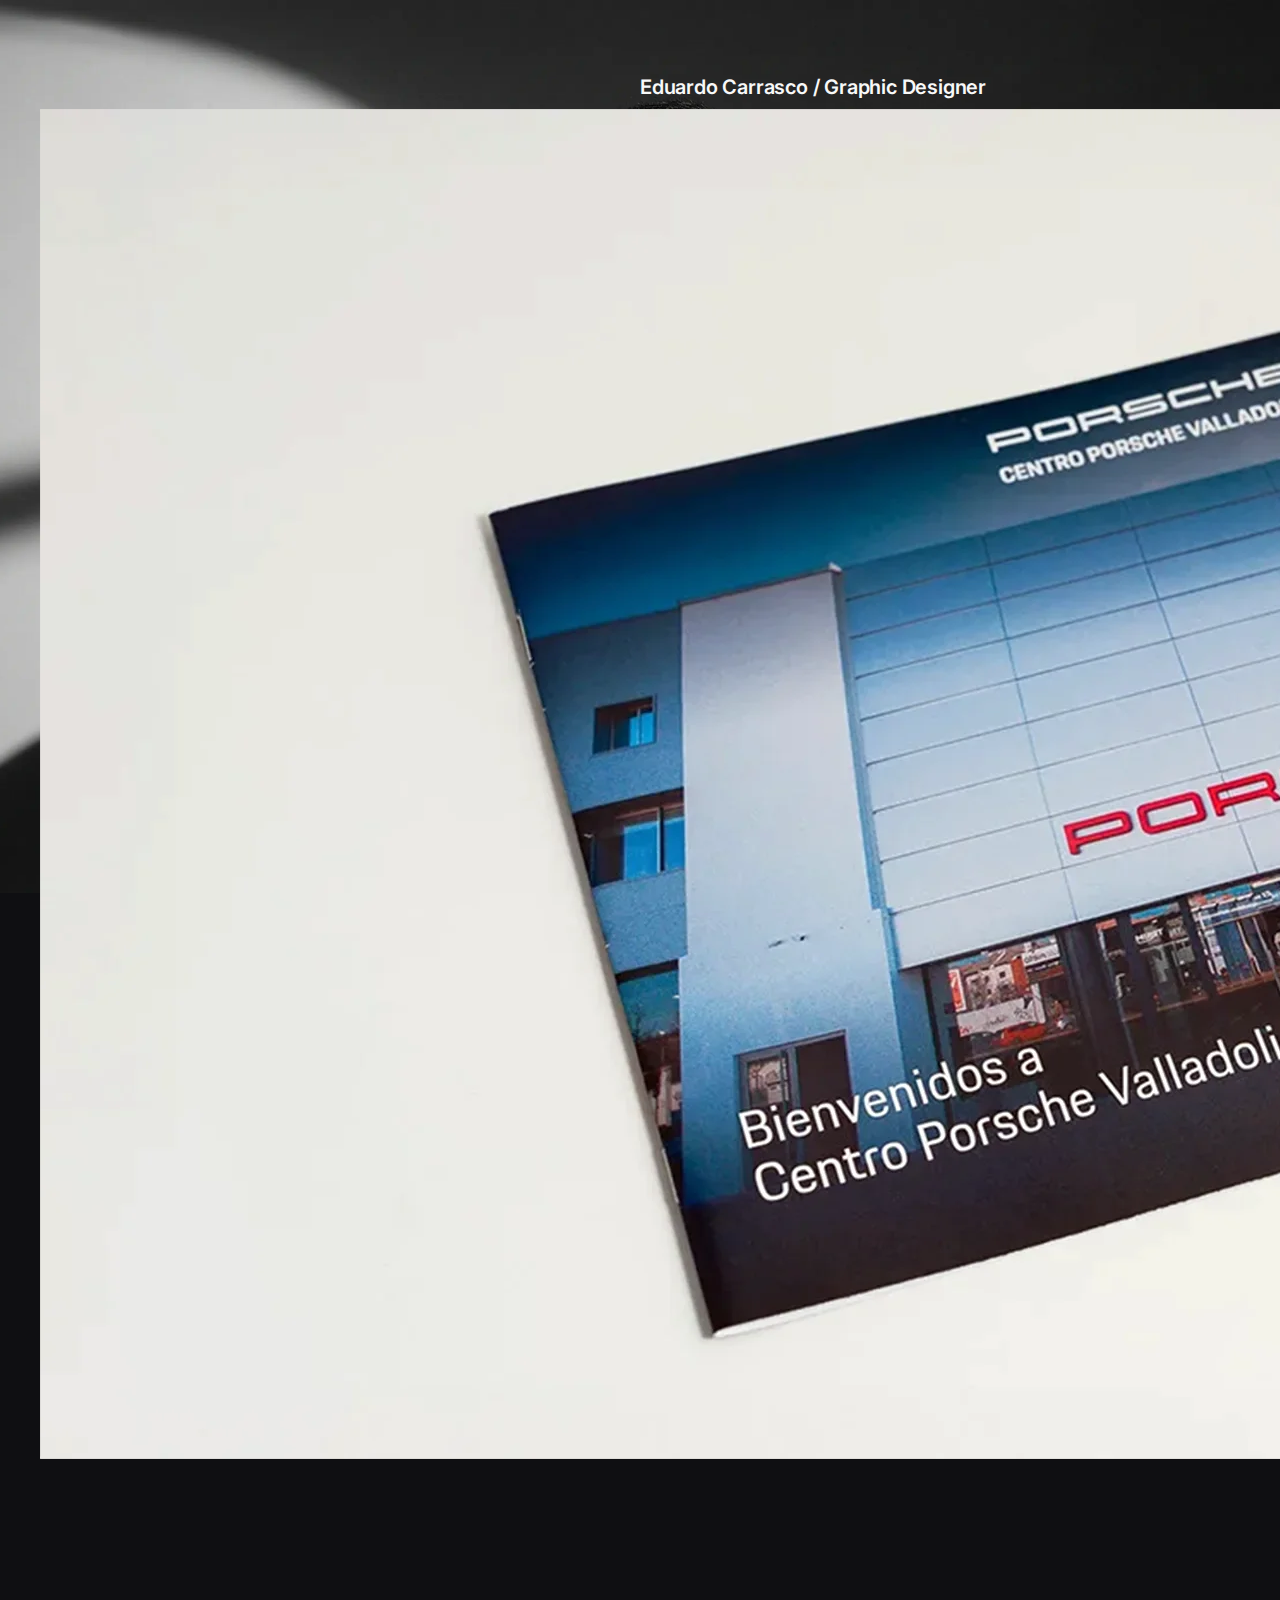
<file: projects/porsche-launch-brochure/index.html>
<!doctype html>
<html lang="en">
  <head>
    <meta charset="UTF-8" />
    <meta name="viewport" content="width=device-width, initial-scale=1.0" />
    <title>
      Automotive Campaign Design | Eduardo Carrasco, Graphic Designer
    </title>
    <meta
      name="description"
      content="Eduardo Carrasco presents a comprehensive graphic design case study for a car service water repellent treatment, including social media mockups and print brochures."
    />
    <link
      rel="shortcut icon"
      href="img/favicon/favicon.ico"
      type="image/x-icon"
    />
    <link
      rel="apple-touch-icon"
      href="img/favicon/apple-touch-icon.png"
      crossorigin="anonymous"
    />
    <link rel="stylesheet" href="../../style.css" />
    <link
      rel="preload"
      href="/fonts/inter-var.woff2"
      as="font"
      type="font/woff2"
      crossorigin
    />
  </head>

  <body class="home-page">
    <div class="page-wrapper">
      <!-- Header -->
      <header class="header">
        <div class="header__content">
          <h6>
            <a class="logo" href="/">Eduardo Carrasco / Graphic Designer</a>
          </h6>

          <!-- Desktop Navigation -->
          <nav class="nav desktop-nav" aria-label="Main navigation">
            <ul class="nav__list">
              <li>
                <a href="/#projects" class="nav__link">Portfolio</a>
              </li>
              <li>
                <a href="/about/" class="nav__link">About me</a>
              </li>
              <li>
                <a href="/contact/" class="nav__link-contact">Contact</a>
              </li>
            </ul>
          </nav>

          <!-- Mobile Hamburger Menu -->
          <button
            class="hamburger"
            aria-label="Toggle mobile menu"
            aria-expanded="false"
          >
            <span class="hamburger__line"></span>
            <span class="hamburger__line"></span>
            <span class="hamburger__line"></span>
          </button>
        </div>
      </header>

      <!-- Mobile Menu Overlay -->
      <nav class="mobile-menu" id="mobile-menu" aria-label="Mobile navigation">
        <div class="mobile-menu__content">
          <ul class="mobile-menu__list">
            <li>
              <a href="/#projects" class="mobile-menu__link">Portfolio</a>
            </li>
            <li>
              <a href="/about/" class="mobile-menu__link">About me</a>
            </li>
            <li>
              <a href="/contact/" class="mobile-menu__link-contact">Contact</a>
            </li>
          </ul>
        </div>
      </nav>

      <main class="projectdetails">
        <img
          class="todo"
          src="/img/porsche-launch-brochure/a739797.webp"
          alt=""
          loading="eager"
          fetchpriority="high"
        />
        <section class="projectdetails__text todo">
          <h1>Centro Porsche Valladolid Launch Brochure</h1>
          <p>
            Centro Porsche Valladolid was the first Porsche dealership opened by
            Volkswagen Group Retail Spain, and as a brand-new business, they had
            no local presence or recognition. They needed a printed brochure to
            introduce themselves to potential clients and communicate their
            history and services clearly.
          </p>
          <p>
            I was responsible for the full design of the brochure, making
            deliberate choices to prioritize typography and text hierarchy so
            the content was easy to read and navigate. I sourced and curated
            imagery directly from the dealership and applied Porsche brand
            guidelines throughout to ensure the piece felt consistent with the
            wider brand identity.
          </p>
          <p>
            The final brochure gave the dealership a professional, on-brand tool
            to hand to clients from day one, helping them make a strong first
            impression during their opening period.
          </p>
        </section>
        <img
          class="todo"
          src="/img/porsche-launch-brochure/a739798.webp"
          alt=""
          loading="lazy"
          decoding="async"
        />
        <img
          class="todo"
          src="/img/porsche-launch-brochure/a739800.webp"
          alt=""
          loading="lazy"
          decoding="async"
        />
        <img
          class="todo"
          src="/img/porsche-launch-brochure/a739802.webp"
          alt=""
          loading="lazy"
          decoding="async"
        />
        <img
          class="todo"
          src="/img/porsche-launch-brochure/a739853.webp"
          alt=""
          loading="lazy"
          decoding="async"
        />
        <img
          src="/img/porsche-launch-brochure/a739854.webp"
          alt=""
          loading="lazy"
          decoding="async"
        />
        <img
          src="/img/porsche-launch-brochure/a739858.webp"
          alt=""
          loading="lazy"
          decoding="async"
        />
        <img
          src="/img/porsche-launch-brochure/a739860.webp"
          alt=""
          loading="lazy"
          decoding="async"
        />
        <img
          src="/img/porsche-launch-brochure/a739862.webp"
          alt=""
          loading="lazy"
          decoding="async"
        />
        <img
          src="/img/porsche-launch-brochure/a739864.webp"
          alt=""
          loading="lazy"
          decoding="async"
        />
      </main>

      <footer class="todo">
        <p>
          Copyright &#169; <span id="year"></span> Eduardo Carrasco. All rights
          reserved.
        </p>
        <div class="footer__social">
          <!-- LinkedIn -->
          <a
            href="https://www.linkedin.com/in/educarrasco"
            target="_blank"
            rel="noopener"
            aria-label="LinkedIn"
          >
            <svg
              xmlns="http://www.w3.org/2000/svg"
              viewBox="0 0 24 24"
              fill="currentColor"
            >
              <path
                d="M20.447 20.452h-3.554v-5.569c0-1.328-.027-3.037-1.852-3.037-1.853 0-2.136 1.445-2.136 2.939v5.667H9.351V9h3.414v1.561h.046c.477-.9 1.637-1.85 3.37-1.85 3.601 0 4.267 2.37 4.267 5.455v6.286zM5.337 7.433c-1.144 0-2.063-.926-2.063-2.065 0-1.138.92-2.063 2.063-2.063 1.14 0 2.064.925 2.064 2.063 0 1.139-.925 2.065-2.064 2.065zm1.782 13.019H3.555V9h3.564v11.452zM22.225 0H1.771C.792 0 0 .774 0 1.729v20.542C0 23.227.792 24 1.771 24h20.451C23.2 24 24 23.227 24 22.271V1.729C24 .774 23.2 0 22.222 0h.003z"
              />
            </svg>
          </a>

          <!-- Behance -->
          <a
            href="https://www.behance.net/madebyedu"
            target="_blank"
            rel="noopener"
            aria-label="Behance"
          >
            <svg
              xmlns="http://www.w3.org/2000/svg"
              viewBox="0 0 24 24"
              fill="currentColor"
            >
              <path
                d="M22 7h-7v-2h7v2zm1.726 10c-.442 1.297-2.029 3-5.101 3-3.074 0-5.564-1.729-5.564-5.675 0-3.91 2.325-5.92 5.466-5.92 3.082 0 4.964 1.782 5.375 4.426.078.506.109 1.188.095 2.14h-8.027c.13 3.211 3.483 3.312 4.588 2.029h3.168zm-7.686-4h4.965c-.105-1.547-1.136-2.219-2.477-2.219-1.466 0-2.277.768-2.488 2.219zm-9.574 6.988h-6.466v-14.967h6.953c5.476.081 5.58 5.444 2.72 6.906 3.461 1.26 3.577 8.061-3.207 8.061zm-3.466-8.988h3.584c2.508 0 2.906-3-.312-3h-3.272v3zm3.391 3h-3.391v3.016h3.341c3.055 0 2.868-3.016.05-3.016z"
              />
            </svg>
          </a>

          <!-- Instagram -->
          <a
            href="https://www.instagram.com/educarrasco.jpg"
            target="_blank"
            rel="noopener"
            aria-label="Instagram"
          >
            <svg
              xmlns="http://www.w3.org/2000/svg"
              viewBox="0 0 24 24"
              fill="currentColor"
            >
              <path
                d="M12 2.163c3.204 0 3.584.012 4.85.07 3.252.148 4.771 1.691 4.919 4.919.058 1.265.069 1.645.069 4.849 0 3.205-.012 3.584-.069 4.849-.149 3.225-1.664 4.771-4.919 4.919-1.266.058-1.644.07-4.85.07-3.204 0-3.584-.012-4.849-.07-3.26-.149-4.771-1.699-4.919-4.92-.058-1.265-.07-1.644-.07-4.849 0-3.204.013-3.583.07-4.849.149-3.227 1.664-4.771 4.919-4.919 1.266-.057 1.645-.069 4.849-.069zm0-2.163c-3.259 0-3.667.014-4.947.072-4.358.2-6.78 2.618-6.98 6.98-.059 1.281-.073 1.689-.073 4.948 0 3.259.014 3.668.072 4.948.2 4.358 2.618 6.78 6.98 6.98 1.281.058 1.689.072 4.948.072 3.259 0 3.668-.014 4.948-.072 4.354-.2 6.782-2.618 6.979-6.98.059-1.28.073-1.689.073-4.948 0-3.259-.014-3.667-.072-4.947-.196-4.354-2.617-6.78-6.979-6.98-1.281-.059-1.69-.073-4.949-.073zm0 5.838c-3.403 0-6.162 2.759-6.162 6.162s2.759 6.163 6.162 6.163 6.162-2.759 6.162-6.163c0-3.403-2.759-6.162-6.162-6.162zm0 10.162c-2.209 0-4-1.79-4-4 0-2.209 1.791-4 4-4s4 1.791 4 4c0 2.21-1.791 4-4 4zm6.406-11.845c-.796 0-1.441.645-1.441 1.44s.645 1.44 1.441 1.44c.795 0 1.439-.645 1.439-1.44s-.644-1.44-1.439-1.44z"
              />
            </svg>
          </a>
        </div>
      </footer>
    </div>

    <!-- Scroll to Top Button -->
    <button
      id="scrollToTopBtn"
      class="scroll-to-top"
      aria-label="Scroll to top"
    >
      <svg
        class="scroll-to-top__arrow"
        width="20"
        height="20"
        viewBox="0 0 20 20"
        fill="none"
        xmlns="http://www.w3.org/2000/svg"
      >
        <path
          d="M10 4L10 16M10 4L4 10M10 4L16 10"
          stroke="currentColor"
          stroke-width="2.5"
          stroke-linecap="round"
          stroke-linejoin="round"
        />
      </svg>
    </button>

    <script src="/app.js"></script>
    <script>
      document.getElementById("year").textContent = new Date().getFullYear();
    </script>
  </body>
</html>
</file>
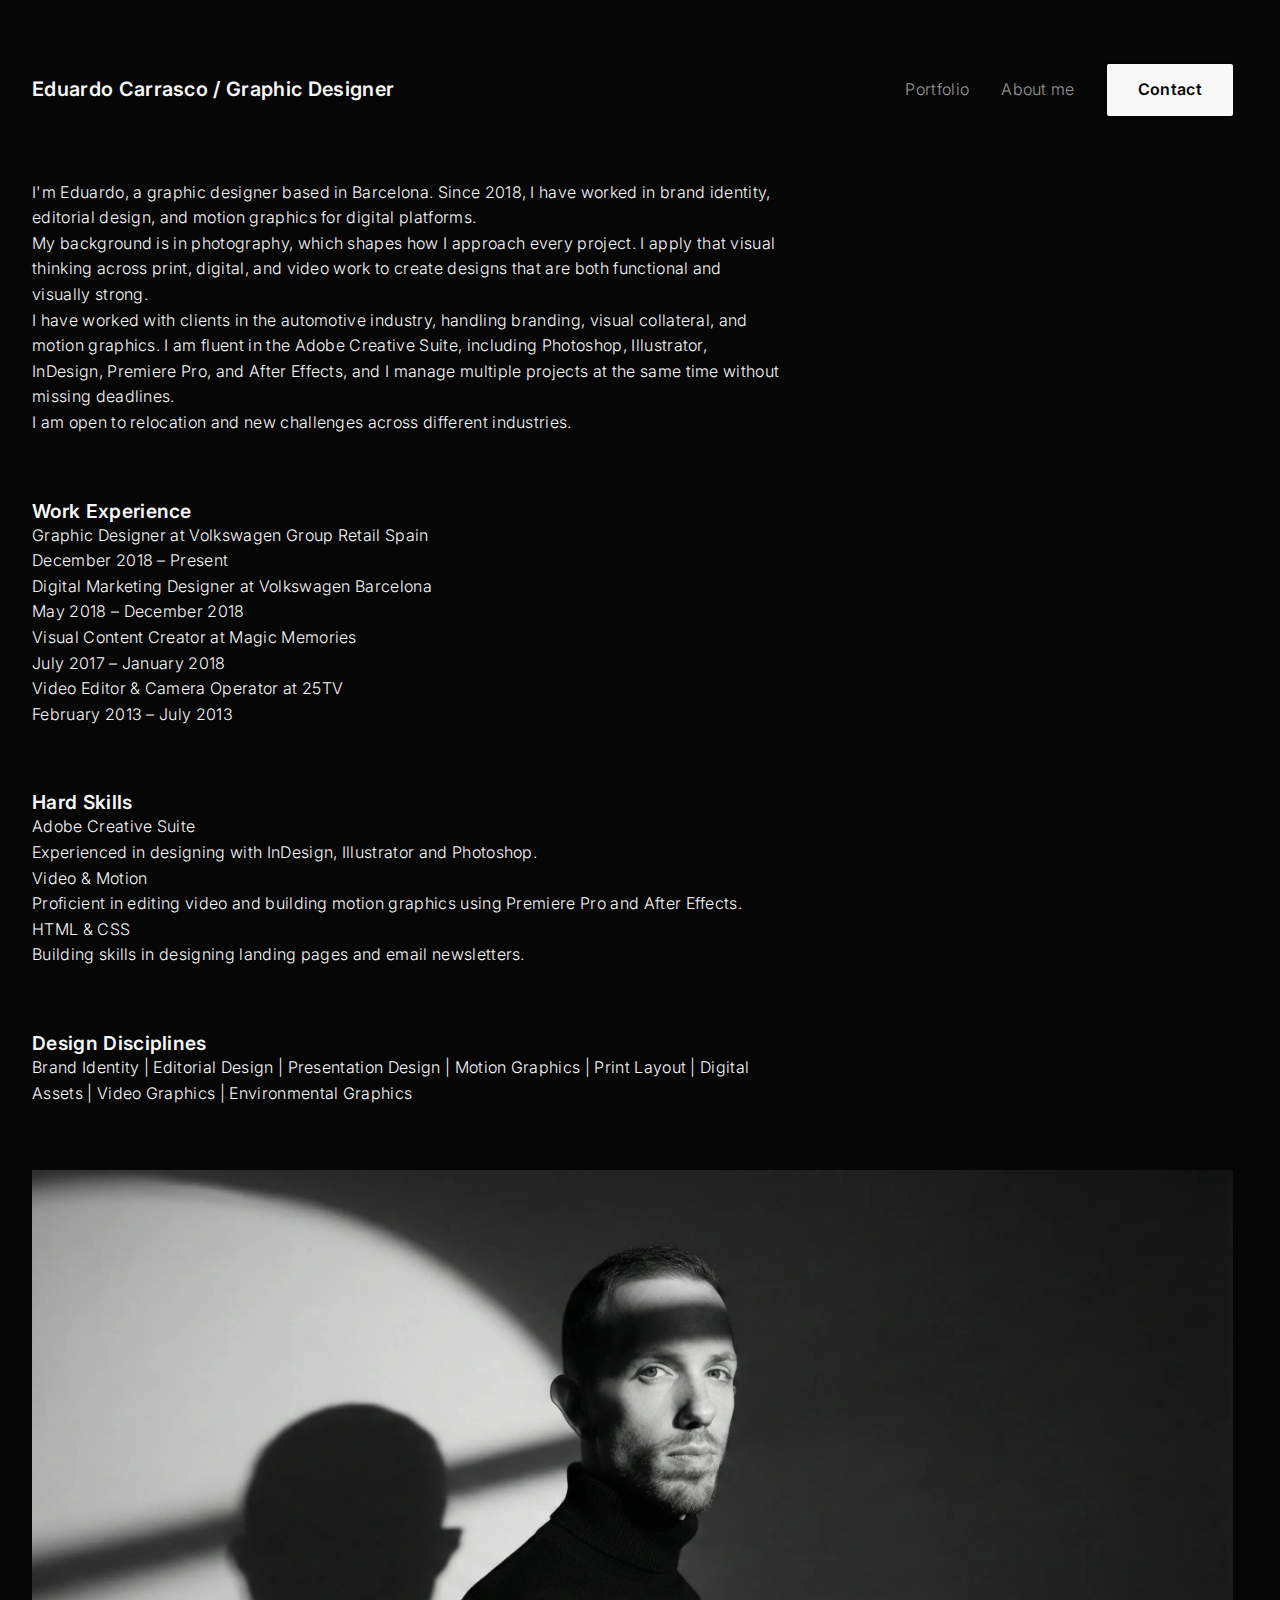
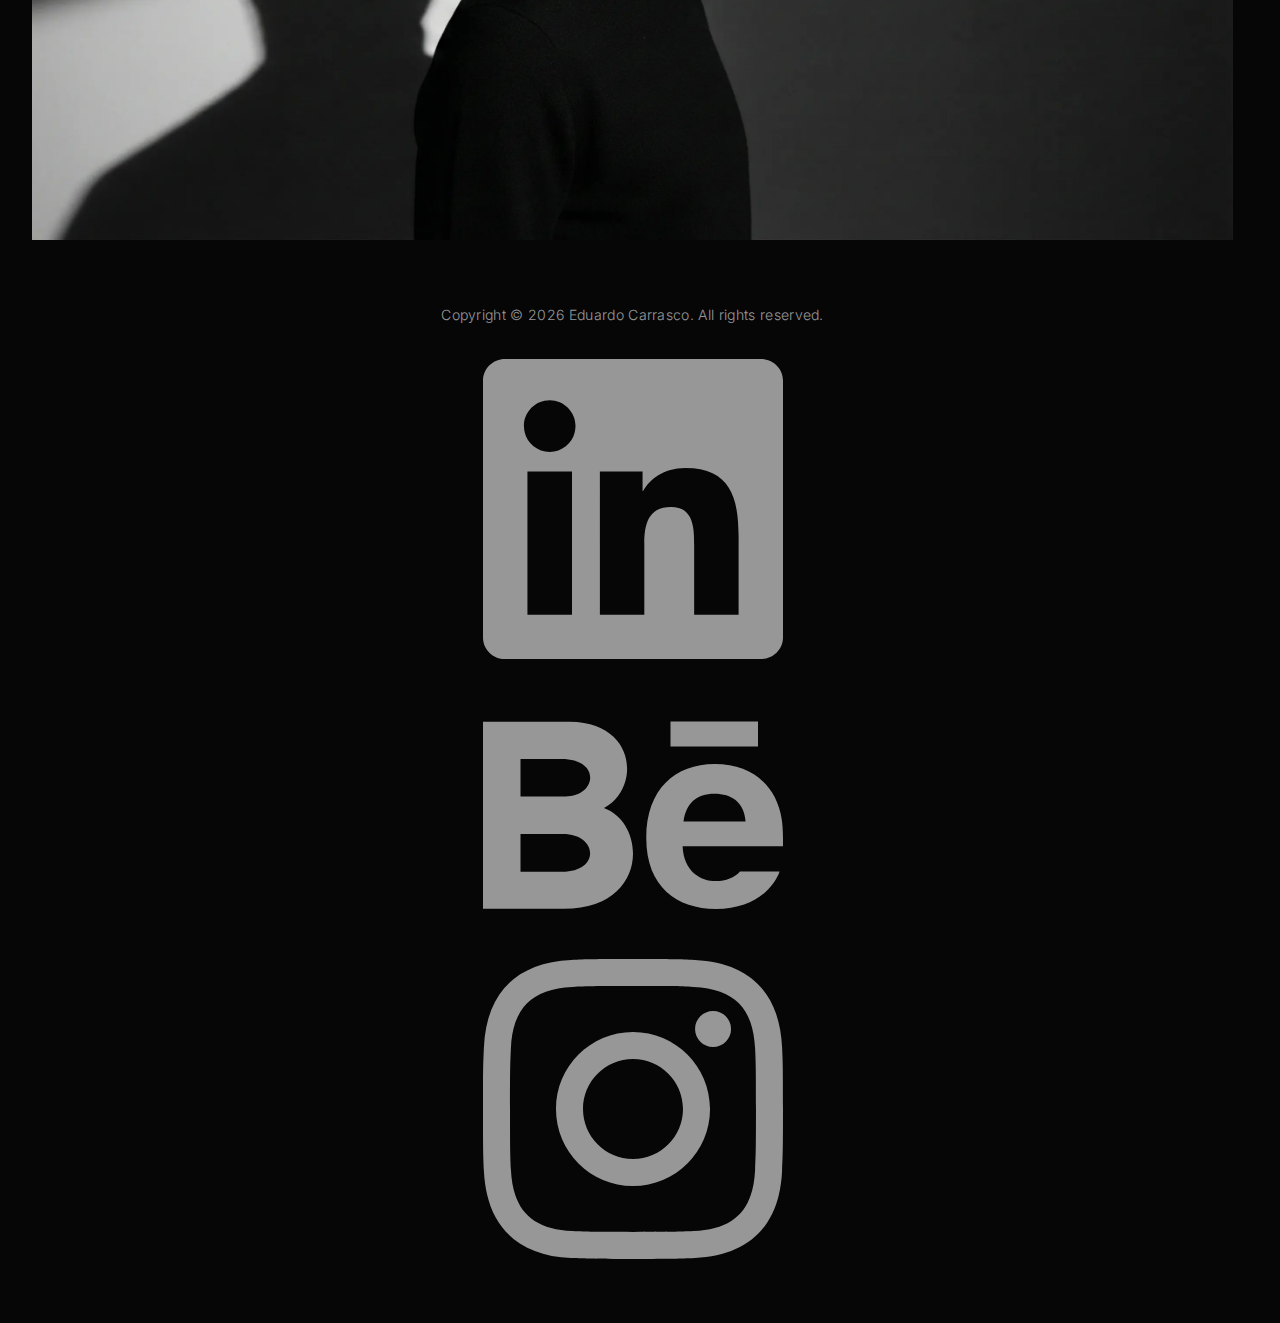
<file: about.html>
<!doctype html>
<html lang="en">
  <head>
    <meta charset="UTF-8" />
    <meta name="viewport" content="width=device-width, initial-scale=1.0" />
    <title>Eduardo Carrasco | Graphic Designer</title>
    <meta
      name="description"
      content="Portfolio of Eduardo Carrasco, specializing in graphic design, photography, and video production. Discover unified artistic visions for branding and digital campaigns."
    />
    <link
      rel="icon"
      type="image/png"
      href="/assets/img/favicon/favicon-96x96.png?v=20260421"
      sizes="96x96"
    />
    <link
      rel="icon"
      type="image/svg+xml"
      href="/assets/img/favicon/favicon.svg?v=20260421"
    />
    <link
      rel="shortcut icon"
      href="/assets/img/favicon/favicon.ico?v=20260421"
    />
    <link
      rel="apple-touch-icon"
      sizes="180x180"
      href="/assets/img/favicon/apple-touch-icon.png?v=20260421"
    />
    <link
      rel="manifest"
      href="/assets/img/favicon/site.webmanifest?v=20260421"
    />
    <link rel="preload" href="/assets/css/style.css" as="style" />
    <link rel="stylesheet" href="/assets/css/style.css" />
    <link
      rel="preload"
      href="/assets/fonts/inter-var.woff2"
      as="font"
      type="font/woff2"
      crossorigin
    />
    <script src="/assets/js/app.js" defer></script>
  </head>

  <body>
    <!-- Header -->
    <header>
      <div class="wrapper">
        <div class="header__content">
          <a class="logo" href="/">Eduardo Carrasco / Graphic Designer</a>

          <!-- Desktop Navigation -->
          <nav class="nav desktop-nav" aria-label="Main navigation">
            <ul class="nav__list">
              <li>
                <a href="/#projects" class="nav__link">Portfolio</a>
              </li>
              <li><a href="/about.html" class="nav__link">About me</a></li>
              <li>
                <a href="/contact.html" class="btn-primary">Contact</a>
              </li>
            </ul>
          </nav>
          <!-- Mobile Hamburger Menu -->
          <button
            class="hamburger"
            aria-label="Toggle mobile menu"
            aria-expanded="false"
          >
            <span class="hamburger__line"></span>
            <span class="hamburger__line"></span>
            <span class="hamburger__line"></span>
          </button>
        </div>
      </div>
    </header>

    <!-- Mobile Menu Overlay -->
    <nav class="mobile-menu" id="mobile-menu" aria-label="Mobile navigation">
      <ul class="mobile-menu__list">
        <li>
          <a href="/#projects" class="mobile-menu__link">Portfolio</a>
        </li>
        <li><a href="/about.html" class="mobile-menu__link">About me</a></li>
        <li>
          <a href="/contact.html" class="btn-primary">Contact</a>
        </li>
      </ul>
    </nav>

    <main>
      <div class="wrapper layout-spacing">
        <section class="aboutme-groups">
          <p>
            I'm Eduardo, a graphic designer based in Barcelona. Since 2018, I
            have worked in brand identity, editorial design, and motion graphics
            for digital platforms.
          </p>
          <p>
            My background is in photography, which shapes how I approach every
            project. I apply that visual thinking across print, digital, and
            video work to create designs that are both functional and visually
            strong.
          </p>
          <p>
            I have worked with clients in the automotive industry, handling
            branding, visual collateral, and motion graphics. I am fluent in the
            Adobe Creative Suite, including Photoshop, Illustrator, InDesign,
            Premiere Pro, and After Effects, and I manage multiple projects at
            the same time without missing deadlines.
          </p>
          <p>
            I am open to relocation and new challenges across different
            industries.
          </p>
        </section>
        <section class="aboutme-groups">
          <h3>Work Experience</h3>
          <div class="">
            <p>Graphic Designer at Volkswagen Group Retail Spain</p>
            <p class="aboutme-subtext">December 2018 – Present</p>
          </div>
          <div class="">
            <p>Digital Marketing Designer at Volkswagen Barcelona</p>
            <p class="aboutme-subtext">May 2018 – December 2018</p>
          </div>
          <div class="">
            <p>Visual Content Creator at Magic Memories</p>
            <p class="aboutme-subtext">July 2017 – January 2018</p>
          </div>
          <div class="">
            <p>Video Editor & Camera Operator at 25TV</p>
            <p class="aboutme-subtext">February 2013 – July 2013</p>
          </div>
        </section>
        <section class="aboutme-groups">
          <h3>Hard Skills</h3>
          <div class="">
            <p>Adobe Creative Suite</p>
            <p class="aboutme-subtext">
              Experienced in designing with InDesign, Illustrator and Photoshop.
            </p>
          </div>
          <div class="">
            <p>Video & Motion</p>
            <p class="aboutme-subtext">
              Proficient in editing video and building motion graphics using
              Premiere Pro and After Effects.
            </p>
          </div>
          <div class="">
            <p>HTML & CSS</p>
            <p class="aboutme-subtext">
              Building skills in designing landing pages and email newsletters.
            </p>
          </div>
        </section>
        <section class="aboutme-groups">
          <h3>Design Disciplines</h3>
          <p>
            Brand Identity | Editorial Design | Presentation Design | Motion
            Graphics | Print Layout | Digital Assets | Video Graphics |
            Environmental Graphics
          </p>
        </section>
        <section class="aboutme-img todo">
          <img src="/assets/img/home-page.webp" alt="" fetchpriority="high" />
        </section>
      </div>
    </main>

    <footer>
      <div class="wrapper todo">
        <p>
          Copyright &#169; <span id="year"></span> Eduardo Carrasco. All rights
          reserved.
        </p>
        <div class="footer__social">
          <!-- LinkedIn -->
          <a
            href="https://www.linkedin.com/in/educarrasco"
            target="_blank"
            rel="noopener"
            aria-label="LinkedIn"
          >
            <svg
              xmlns="http://www.w3.org/2000/svg"
              viewBox="0 0 24 24"
              fill="currentColor"
            >
              <path
                d="M20.447 20.452h-3.554v-5.569c0-1.328-.027-3.037-1.852-3.037-1.853 0-2.136 1.445-2.136 2.939v5.667H9.351V9h3.414v1.561h.046c.477-.9 1.637-1.85 3.37-1.85 3.601 0 4.267 2.37 4.267 5.455v6.286zM5.337 7.433c-1.144 0-2.063-.926-2.063-2.065 0-1.138.92-2.063 2.063-2.063 1.14 0 2.064.925 2.064 2.063 0 1.139-.925 2.065-2.064 2.065zm1.782 13.019H3.555V9h3.564v11.452zM22.225 0H1.771C.792 0 0 .774 0 1.729v20.542C0 23.227.792 24 1.771 24h20.451C23.2 24 24 23.227 24 22.271V1.729C24 .774 23.2 0 22.222 0h.003z"
              />
            </svg>
          </a>
          <!-- Behance -->
          <a
            href="https://www.behance.net/madebyedu"
            target="_blank"
            rel="noopener"
            aria-label="Behance"
          >
            <svg
              xmlns="http://www.w3.org/2000/svg"
              viewBox="0 0 24 24"
              fill="currentColor"
            >
              <path
                d="M22 7h-7v-2h7v2zm1.726 10c-.442 1.297-2.029 3-5.101 3-3.074 0-5.564-1.729-5.564-5.675 0-3.91 2.325-5.92 5.466-5.92 3.082 0 4.964 1.782 5.375 4.426.078.506.109 1.188.095 2.14h-8.027c.13 3.211 3.483 3.312 4.588 2.029h3.168zm-7.686-4h4.965c-.105-1.547-1.136-2.219-2.477-2.219-1.466 0-2.277.768-2.488 2.219zm-9.574 6.988h-6.466v-14.967h6.953c5.476.081 5.58 5.444 2.72 6.906 3.461 1.26 3.577 8.061-3.207 8.061zm-3.466-8.988h3.584c2.508 0 2.906-3-.312-3h-3.272v3zm3.391 3h-3.391v3.016h3.341c3.055 0 2.868-3.016.05-3.016z"
              />
            </svg>
          </a>
          <!-- Instagram -->
          <a
            href="https://www.instagram.com/educarrasco.jpg"
            target="_blank"
            rel="noopener"
            aria-label="Instagram"
          >
            <svg
              xmlns="http://www.w3.org/2000/svg"
              viewBox="0 0 24 24"
              fill="currentColor"
            >
              <path
                d="M12 2.163c3.204 0 3.584.012 4.85.07 3.252.148 4.771 1.691 4.919 4.919.058 1.265.069 1.645.069 4.849 0 3.205-.012 3.584-.069 4.849-.149 3.225-1.664 4.771-4.919 4.919-1.266.058-1.644.07-4.85.07-3.204 0-3.584-.012-4.849-.07-3.26-.149-4.771-1.699-4.919-4.92-.058-1.265-.07-1.644-.07-4.849 0-3.204.013-3.583.07-4.849.149-3.227 1.664-4.771 4.919-4.919 1.266-.057 1.645-.069 4.849-.069zm0-2.163c-3.259 0-3.667.014-4.947.072-4.358.2-6.78 2.618-6.98 6.98-.059 1.281-.073 1.689-.073 4.948 0 3.259.014 3.668.072 4.948.2 4.358 2.618 6.78 6.98 6.98 1.281.058 1.689.072 4.948.072 3.259 0 3.668-.014 4.948-.072 4.354-.2 6.782-2.618 6.979-6.98.059-1.28.073-1.689.073-4.948 0-3.259-.014-3.667-.072-4.947-.196-4.354-2.617-6.78-6.979-6.98-1.281-.059-1.69-.073-4.949-.073zm0 5.838c-3.403 0-6.162 2.759-6.162 6.162s2.759 6.163 6.162 6.163 6.162-2.759 6.162-6.163c0-3.403-2.759-6.162-6.162-6.162zm0 10.162c-2.209 0-4-1.79-4-4 0-2.209 1.791-4 4-4s4 1.791 4 4c0 2.21-1.791 4-4 4zm6.406-11.845c-.796 0-1.441.645-1.441 1.44s.645 1.44 1.441 1.44c.795 0 1.439-.645 1.439-1.44s-.644-1.44-1.439-1.44z"
              />
            </svg>
          </a>
        </div>
      </div>
    </footer>

    <!-- Scroll to Top Button -->
    <button id="page-return" class="page-return" aria-label="Scroll to top">
      <svg
        class="page-return__arrow"
        width="20"
        height="20"
        viewBox="0 0 20 20"
        fill="none"
        xmlns="http://www.w3.org/2000/svg"
      >
        <path
          d="M10 4L10 16M10 4L4 10M10 4L16 10"
          stroke="currentColor"
          stroke-width="2.5"
          stroke-linecap="round"
          stroke-linejoin="round"
        />
      </svg>
    </button>

    <script src="/assets/js/app.js" defer></script>
    <script>
      document.getElementById("year").textContent = new Date().getFullYear();
    </script>
  </body>
</html>
</file>
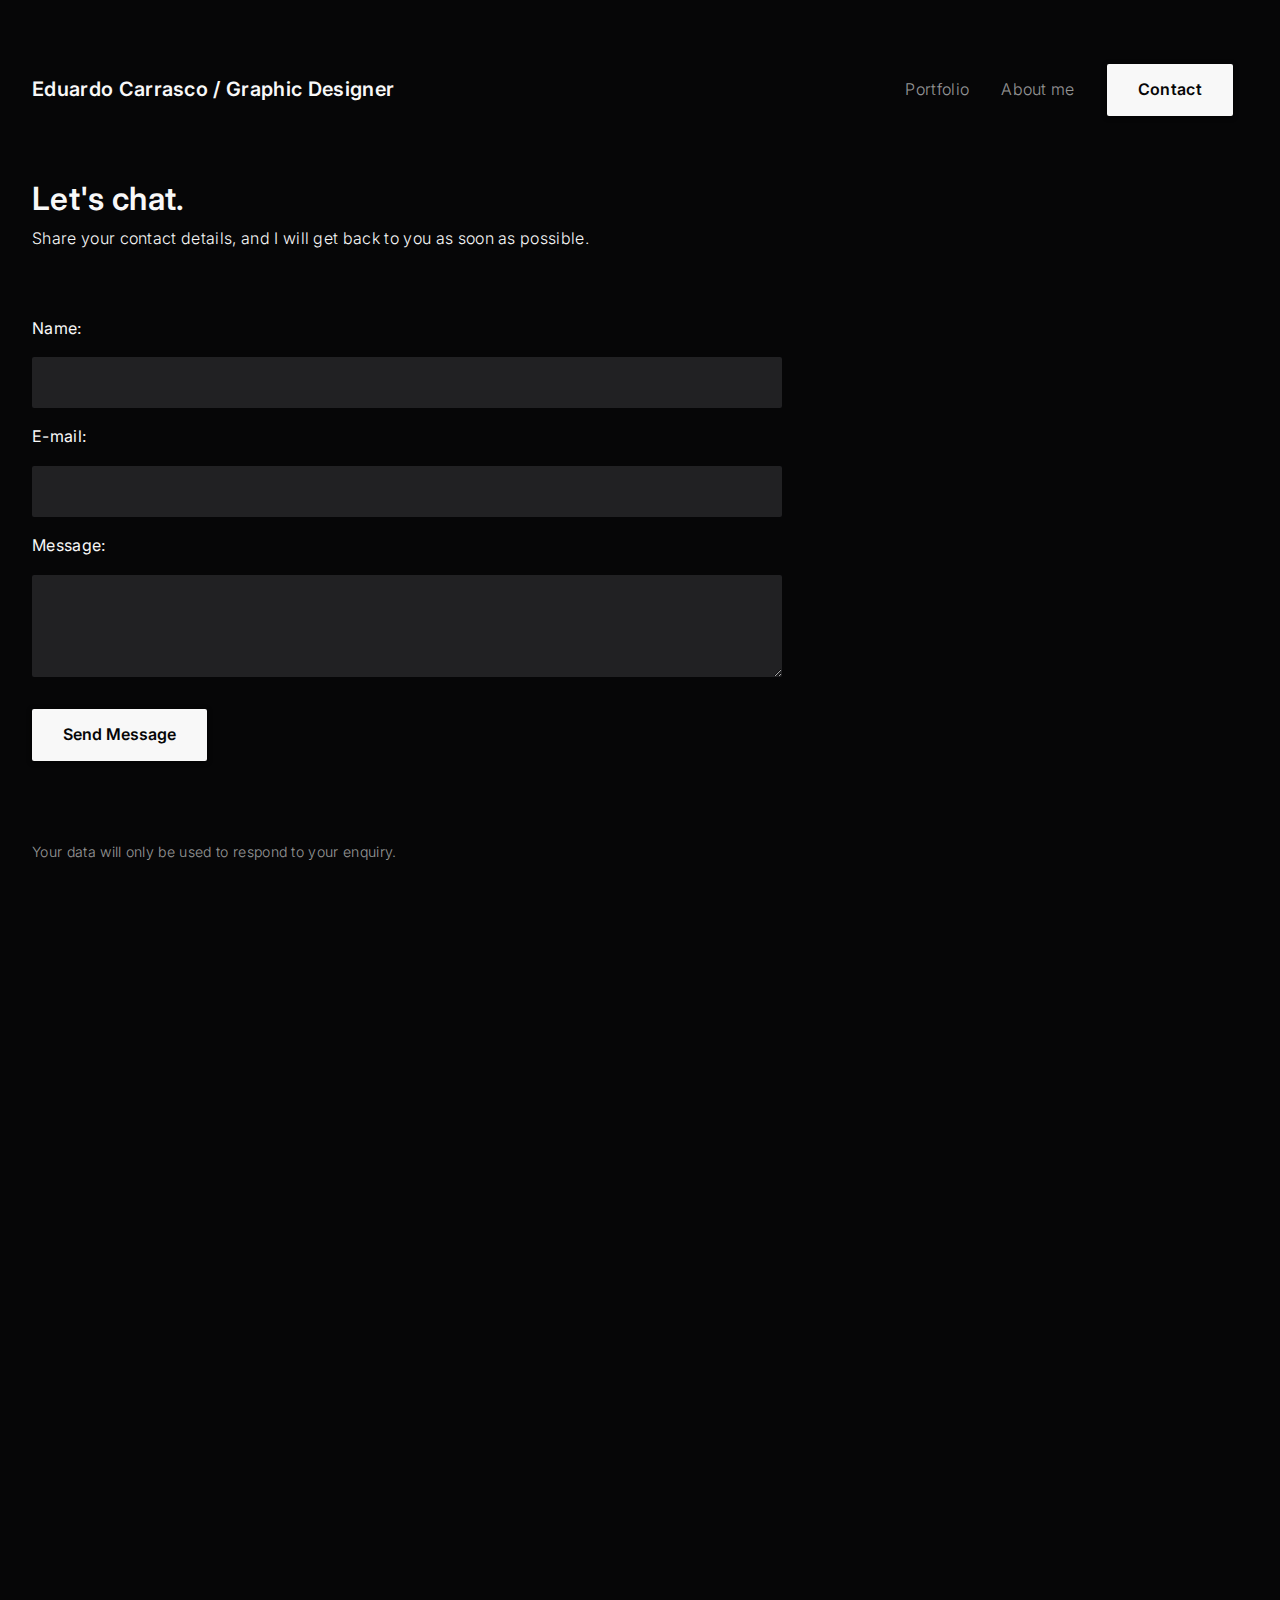
<file: contact.html>
<!doctype html>
<html lang="en">
  <head>
    <meta charset="UTF-8" />
    <meta name="viewport" content="width=device-width, initial-scale=1.0" />
    <title>Eduardo Carrasco | Graphic Designer</title>
    <meta
      name="description"
      content="Portfolio of Eduardo Carrasco, specializing in graphic design, photography, and video production. Discover unified artistic visions for branding and digital campaigns."
    />
    <link
      rel="icon"
      type="image/png"
      href="/assets/img/favicon/favicon-96x96.png?v=20260421"
      sizes="96x96"
    />
    <link
      rel="icon"
      type="image/svg+xml"
      href="/assets/img/favicon/favicon.svg?v=20260421"
    />
    <link
      rel="shortcut icon"
      href="/assets/img/favicon/favicon.ico?v=20260421"
    />
    <link
      rel="apple-touch-icon"
      sizes="180x180"
      href="/assets/img/favicon/apple-touch-icon.png?v=20260421"
    />
    <link
      rel="manifest"
      href="/assets/img/favicon/site.webmanifest?v=20260421"
    />
    <link rel="preload" href="/assets/css/style.css" as="style" />
    <link rel="stylesheet" href="/assets/css/style.css" />
    <link
      rel="preload"
      href="/assets/fonts/inter-var.woff2"
      as="font"
      type="font/woff2"
      crossorigin
    />
    <script src="/assets/js/app.js" defer></script>
  </head>

  <body>
    <!-- Header -->
    <header>
      <div class="wrapper">
        <div class="header__content">
          <a class="logo" href="/">Eduardo Carrasco / Graphic Designer</a>

          <!-- Desktop Navigation -->
          <nav class="nav desktop-nav" aria-label="Main navigation">
            <ul class="nav__list">
              <li>
                <a href="/#projects" class="nav__link">Portfolio</a>
              </li>
              <li><a href="/about.html" class="nav__link">About me</a></li>
              <li>
                <a href="/contact.html" class="btn-primary">Contact</a>
              </li>
            </ul>
          </nav>
          <!-- Mobile Hamburger Menu -->
          <button
            class="hamburger"
            aria-label="Toggle mobile menu"
            aria-expanded="false"
          >
            <span class="hamburger__line"></span>
            <span class="hamburger__line"></span>
            <span class="hamburger__line"></span>
          </button>
        </div>
      </div>
    </header>

    <!-- Mobile Menu Overlay -->
    <nav class="mobile-menu" id="mobile-menu" aria-label="Mobile navigation">
      <ul class="mobile-menu__list">
        <li>
          <a href="/#projects" class="mobile-menu__link">Portfolio</a>
        </li>
        <li><a href="/about.html" class="mobile-menu__link">About me</a></li>
        <li>
          <a href="/contact.html" class="btn-primary">Contact</a>
        </li>
      </ul>
    </nav>

    <main>
      <div class="wrapper animate-on-scroll layout-spacing">
        <section class="contactform__intro">
          <h1>Let's chat.</h1>
          <p>
            Share your contact details, and I will get back to you as soon as
            possible.
          </p>
        </section>
        <form
          class="contact-form"
          id="contact-form"
          action="https://api.web3forms.com/submit"
          method="post"
          novalidate
        >
          <input
            type="hidden"
            name="access_key"
            value="8cb16b67-bfb5-4cbe-839e-8334247922ba"
          />
          <input
            type="hidden"
            name="subject"
            value="New message from your portfolio"
          />
          <input
            type="hidden"
            name="from_name"
            value="Eduardo Carrasco Portfolio"
          />
          <div class="contact-form__name">
            <label for="name">Name:</label>
            <input type="text" id="name" name="name" required />
            <span class="contact-form__field-error" id="name-error"
              >Please enter your name.</span
            >
          </div>
          <div class="contact-form__email">
            <label for="email">E-mail:</label>
            <input type="email" id="email" name="email" required />
            <span class="contact-form__field-error" id="email-error"
              >Please enter a valid e-mail address.</span
            >
          </div>
          <div class="contact-form__message">
            <label for="message">Message:</label>
            <textarea name="message" id="message" required></textarea>
            <span class="contact-form__field-error" id="message-error"
              >Please write a message.</span
            >
          </div>
          <button class="btn-primary" type="submit">Send Message</button>
          <p id="form-message" aria-live="polite"></p>
        </form>
        <section>
          <p class="contact-form__legal">
            Your data will only be used to respond to your enquiry.
          </p>
        </section>
      </div>
    </main>

    <footer>
      <div class="wrapper animate-on-scroll">
        <p>
          Copyright &#169; <span id="year"></span> Eduardo Carrasco. All rights
          reserved.
        </p>
        <div class="footer__social">
          <!-- LinkedIn -->
          <a
            href="https://www.linkedin.com/in/educarrasco"
            target="_blank"
            rel="noopener"
            aria-label="LinkedIn"
          >
            <svg
              xmlns="http://www.w3.org/2000/svg"
              viewBox="0 0 24 24"
              fill="currentColor"
            >
              <path
                d="M20.447 20.452h-3.554v-5.569c0-1.328-.027-3.037-1.852-3.037-1.853 0-2.136 1.445-2.136 2.939v5.667H9.351V9h3.414v1.561h.046c.477-.9 1.637-1.85 3.37-1.85 3.601 0 4.267 2.37 4.267 5.455v6.286zM5.337 7.433c-1.144 0-2.063-.926-2.063-2.065 0-1.138.92-2.063 2.063-2.063 1.14 0 2.064.925 2.064 2.063 0 1.139-.925 2.065-2.064 2.065zm1.782 13.019H3.555V9h3.564v11.452zM22.225 0H1.771C.792 0 0 .774 0 1.729v20.542C0 23.227.792 24 1.771 24h20.451C23.2 24 24 23.227 24 22.271V1.729C24 .774 23.2 0 22.222 0h.003z"
              />
            </svg>
          </a>
          <!-- Behance -->
          <a
            href="https://www.behance.net/madebyedu"
            target="_blank"
            rel="noopener"
            aria-label="Behance"
          >
            <svg
              xmlns="http://www.w3.org/2000/svg"
              viewBox="0 0 24 24"
              fill="currentColor"
            >
              <path
                d="M22 7h-7v-2h7v2zm1.726 10c-.442 1.297-2.029 3-5.101 3-3.074 0-5.564-1.729-5.564-5.675 0-3.91 2.325-5.92 5.466-5.92 3.082 0 4.964 1.782 5.375 4.426.078.506.109 1.188.095 2.14h-8.027c.13 3.211 3.483 3.312 4.588 2.029h3.168zm-7.686-4h4.965c-.105-1.547-1.136-2.219-2.477-2.219-1.466 0-2.277.768-2.488 2.219zm-9.574 6.988h-6.466v-14.967h6.953c5.476.081 5.58 5.444 2.72 6.906 3.461 1.26 3.577 8.061-3.207 8.061zm-3.466-8.988h3.584c2.508 0 2.906-3-.312-3h-3.272v3zm3.391 3h-3.391v3.016h3.341c3.055 0 2.868-3.016.05-3.016z"
              />
            </svg>
          </a>
          <!-- Instagram -->
          <a
            href="https://www.instagram.com/educarrasco.jpg"
            target="_blank"
            rel="noopener"
            aria-label="Instagram"
          >
            <svg
              xmlns="http://www.w3.org/2000/svg"
              viewBox="0 0 24 24"
              fill="currentColor"
            >
              <path
                d="M12 2.163c3.204 0 3.584.012 4.85.07 3.252.148 4.771 1.691 4.919 4.919.058 1.265.069 1.645.069 4.849 0 3.205-.012 3.584-.069 4.849-.149 3.225-1.664 4.771-4.919 4.919-1.266.058-1.644.07-4.85.07-3.204 0-3.584-.012-4.849-.07-3.26-.149-4.771-1.699-4.919-4.92-.058-1.265-.07-1.644-.07-4.849 0-3.204.013-3.583.07-4.849.149-3.227 1.664-4.771 4.919-4.919 1.266-.057 1.645-.069 4.849-.069zm0-2.163c-3.259 0-3.667.014-4.947.072-4.358.2-6.78 2.618-6.98 6.98-.059 1.281-.073 1.689-.073 4.948 0 3.259.014 3.668.072 4.948.2 4.358 2.618 6.78 6.98 6.98 1.281.058 1.689.072 4.948.072 3.259 0 3.668-.014 4.948-.072 4.354-.2 6.782-2.618 6.979-6.98.059-1.28.073-1.689.073-4.948 0-3.259-.014-3.667-.072-4.947-.196-4.354-2.617-6.78-6.979-6.98-1.281-.059-1.69-.073-4.949-.073zm0 5.838c-3.403 0-6.162 2.759-6.162 6.162s2.759 6.163 6.162 6.163 6.162-2.759 6.162-6.163c0-3.403-2.759-6.162-6.162-6.162zm0 10.162c-2.209 0-4-1.79-4-4 0-2.209 1.791-4 4-4s4 1.791 4 4c0 2.21-1.791 4-4 4zm6.406-11.845c-.796 0-1.441.645-1.441 1.44s.645 1.44 1.441 1.44c.795 0 1.439-.645 1.439-1.44s-.644-1.44-1.439-1.44z"
              />
            </svg>
          </a>
        </div>
      </div>
    </footer>

    <!-- Scroll to Top Button -->
    <button id="page-return" class="page-return" aria-label="Scroll to top">
      <svg
        class="page-return__arrow"
        width="20"
        height="20"
        viewBox="0 0 20 20"
        fill="none"
        xmlns="http://www.w3.org/2000/svg"
      >
        <path
          d="M10 4L10 16M10 4L4 10M10 4L16 10"
          stroke="currentColor"
          stroke-width="2.5"
          stroke-linecap="round"
          stroke-linejoin="round"
        />
      </svg>
    </button>

    <script>
      document.getElementById("year").textContent = new Date().getFullYear();
    </script>
  </body>
</html>
</file>
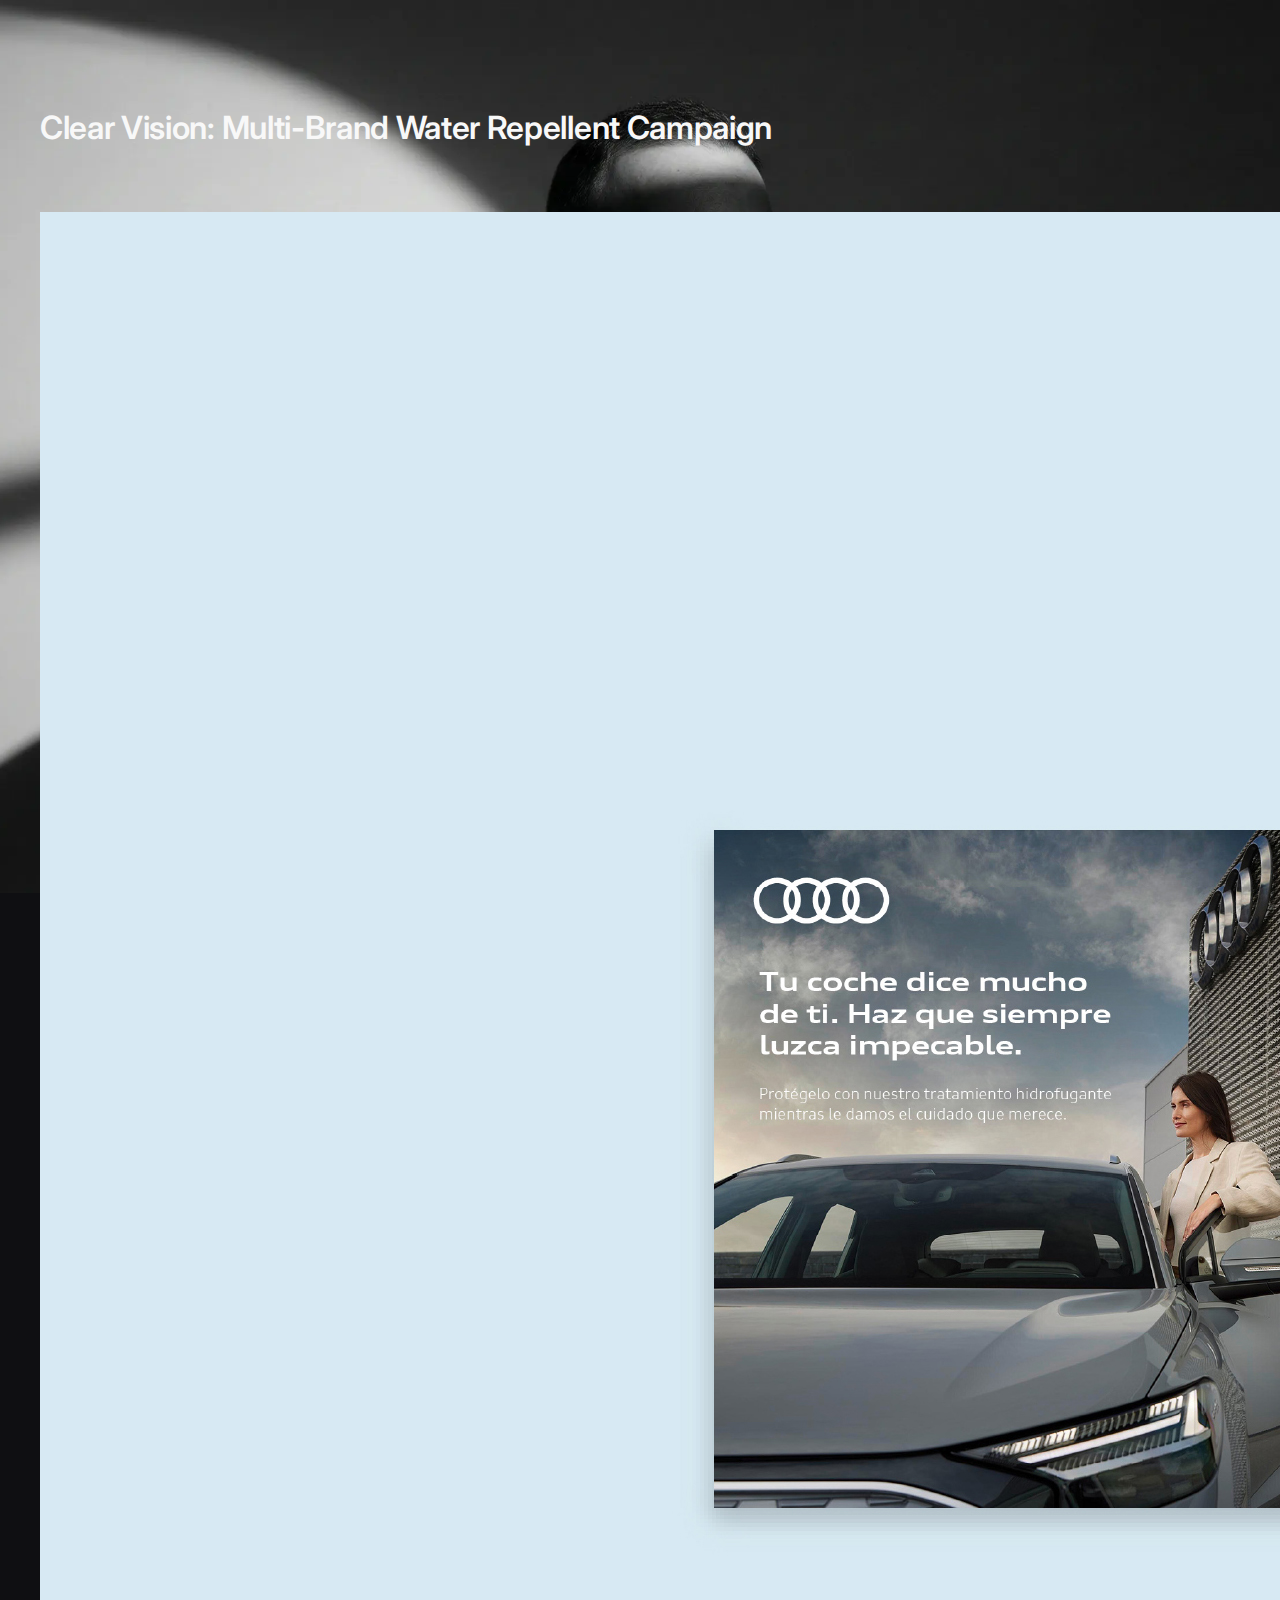
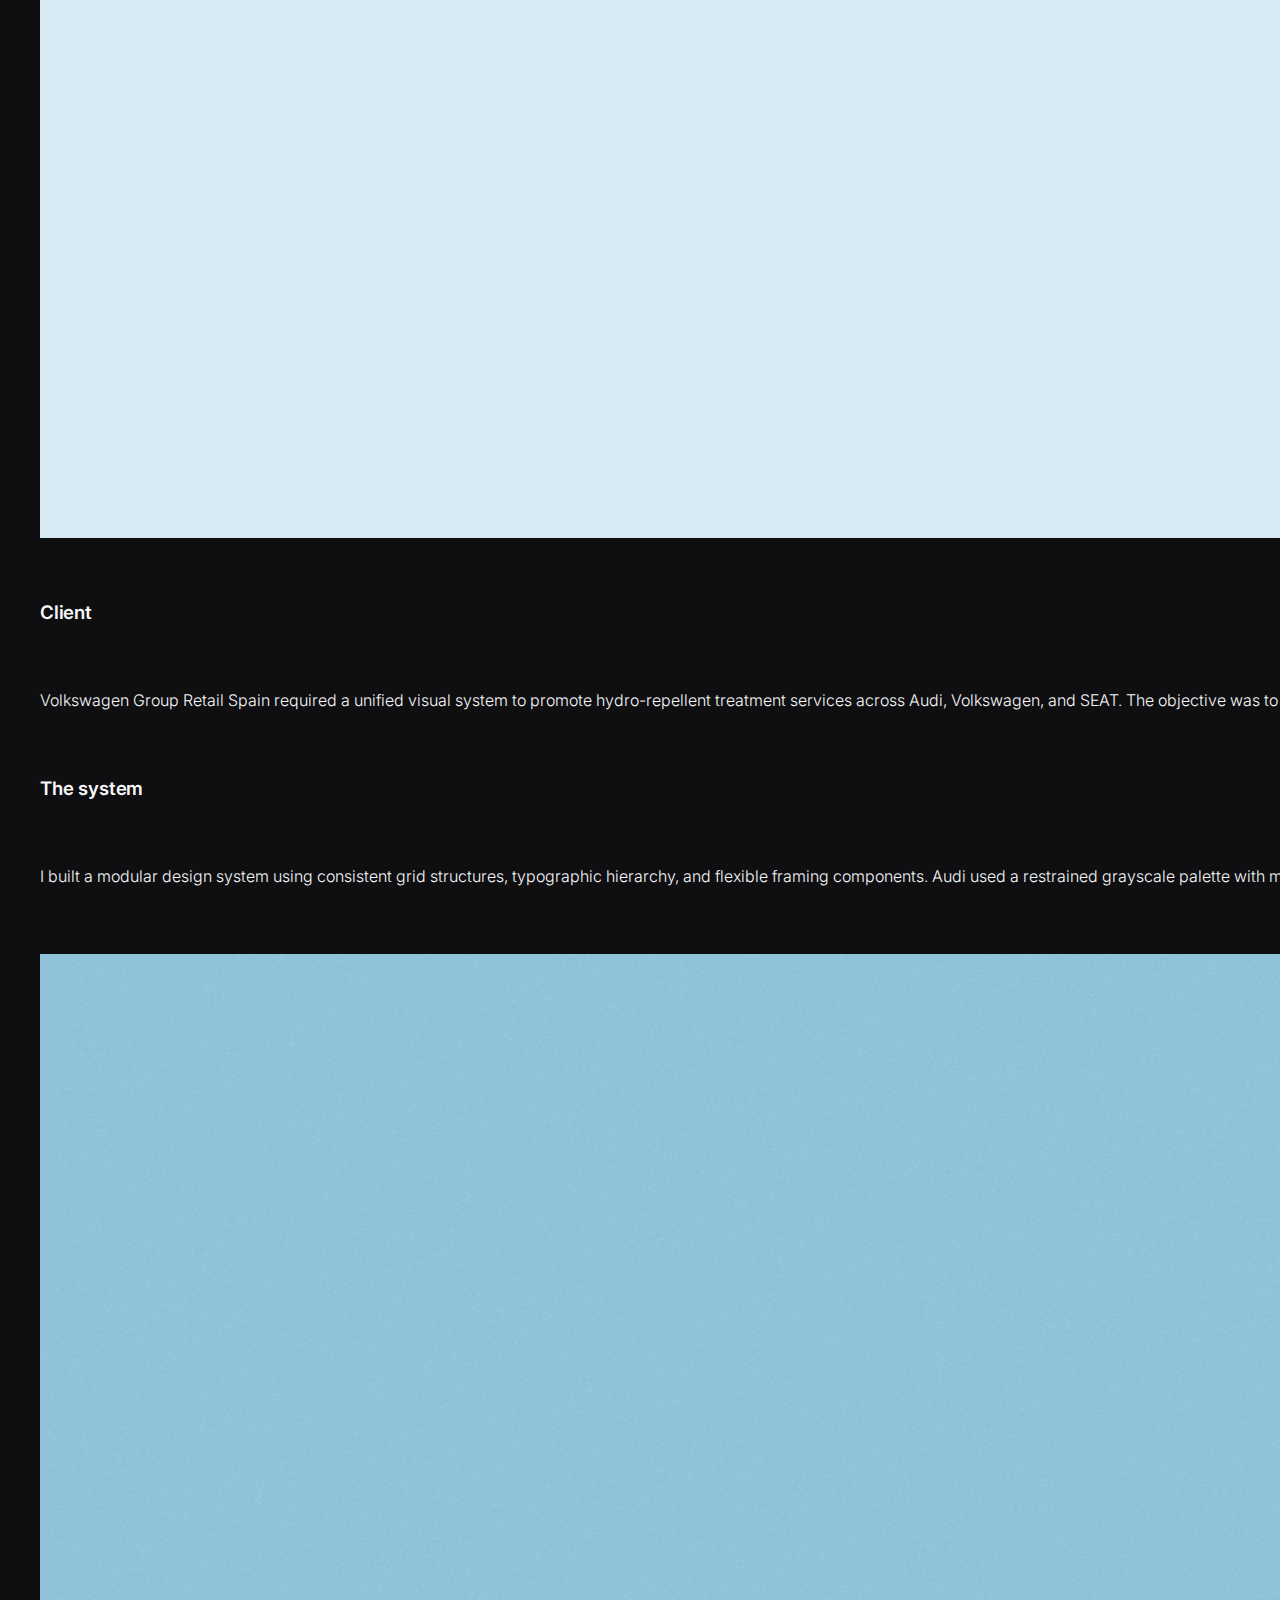
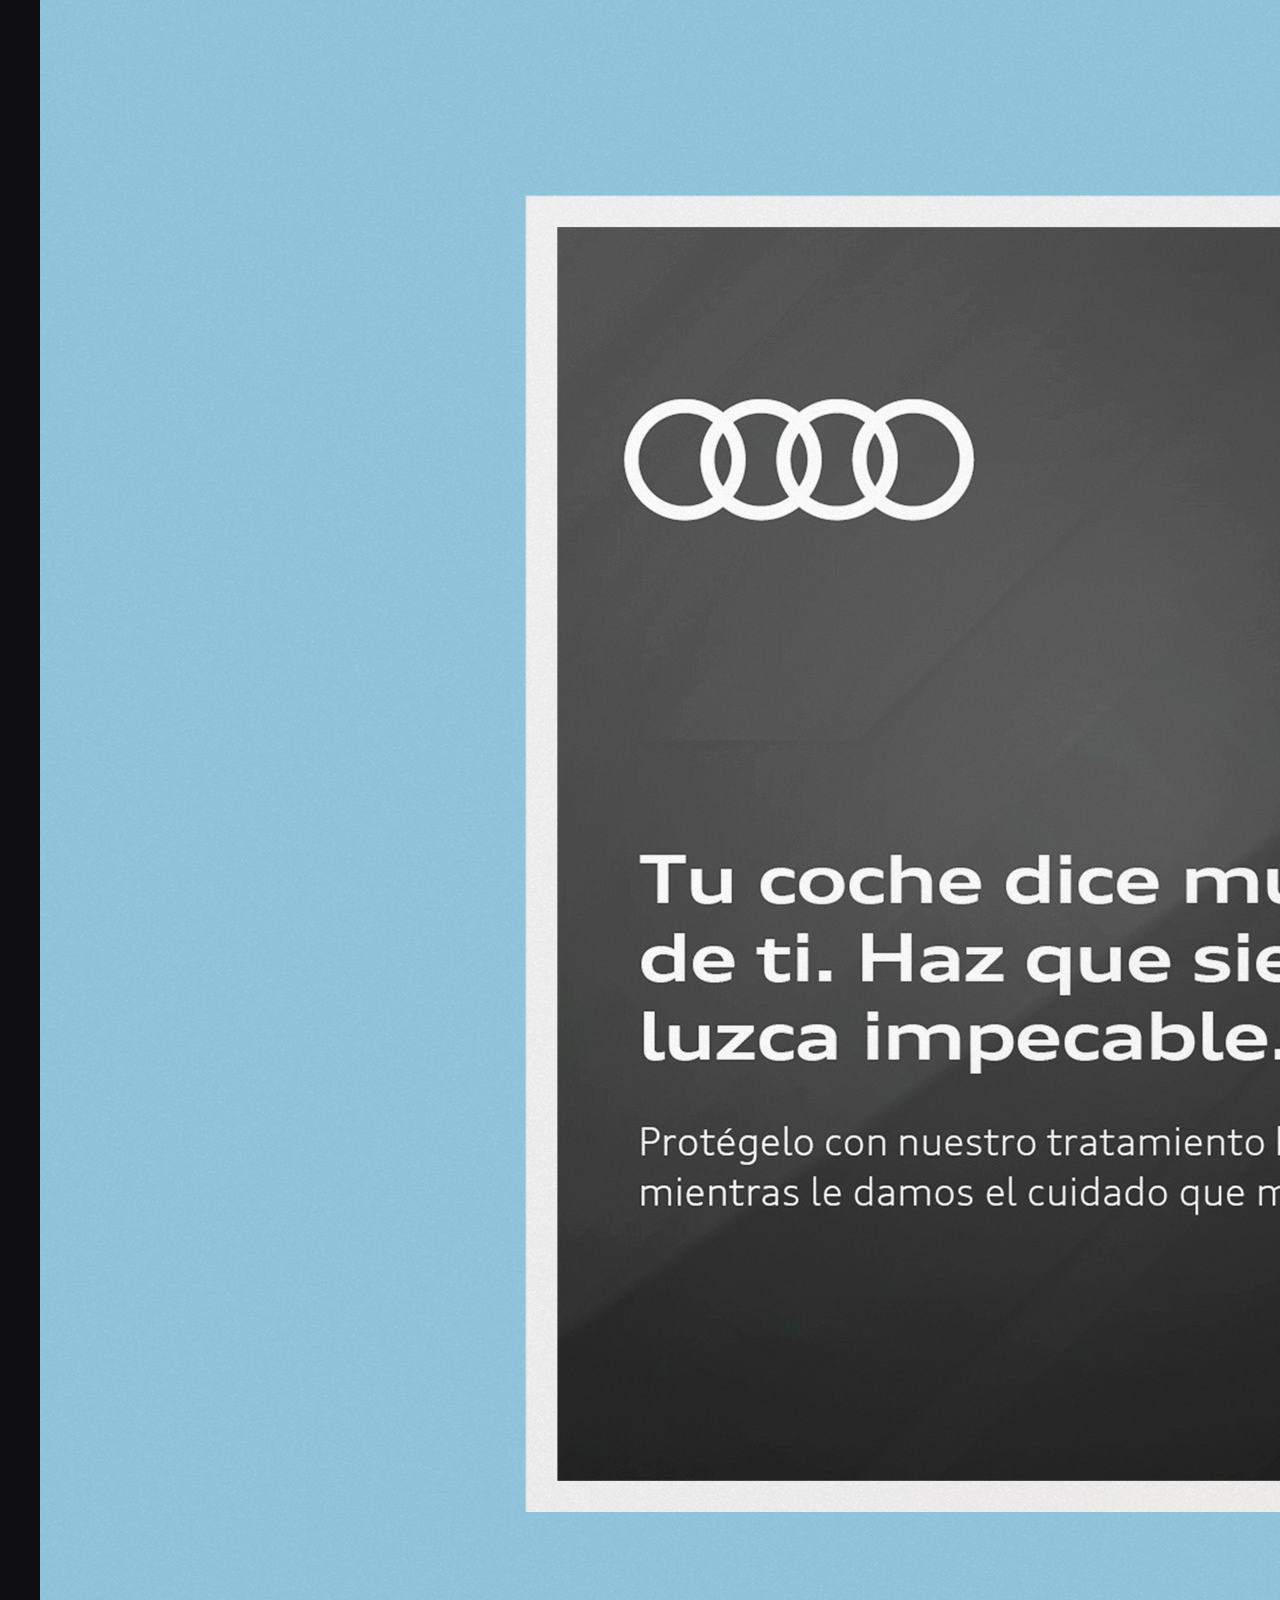
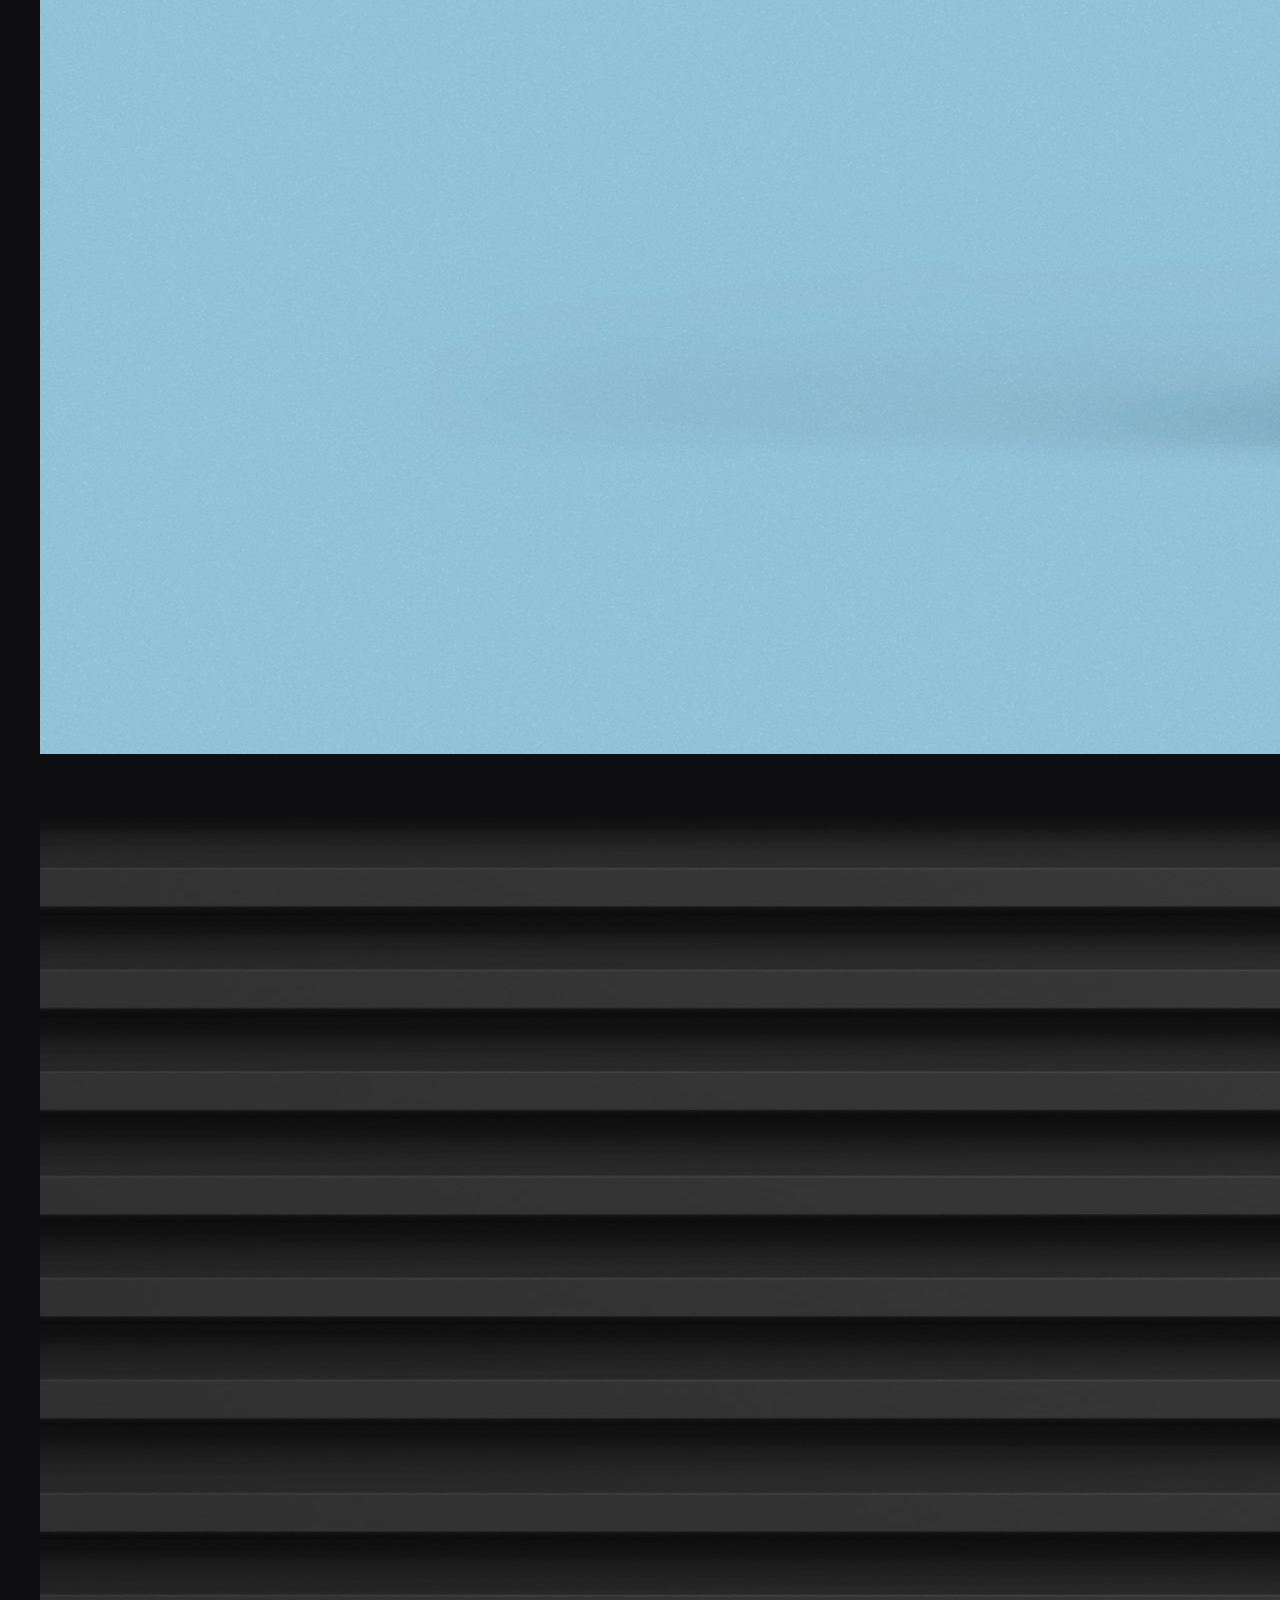
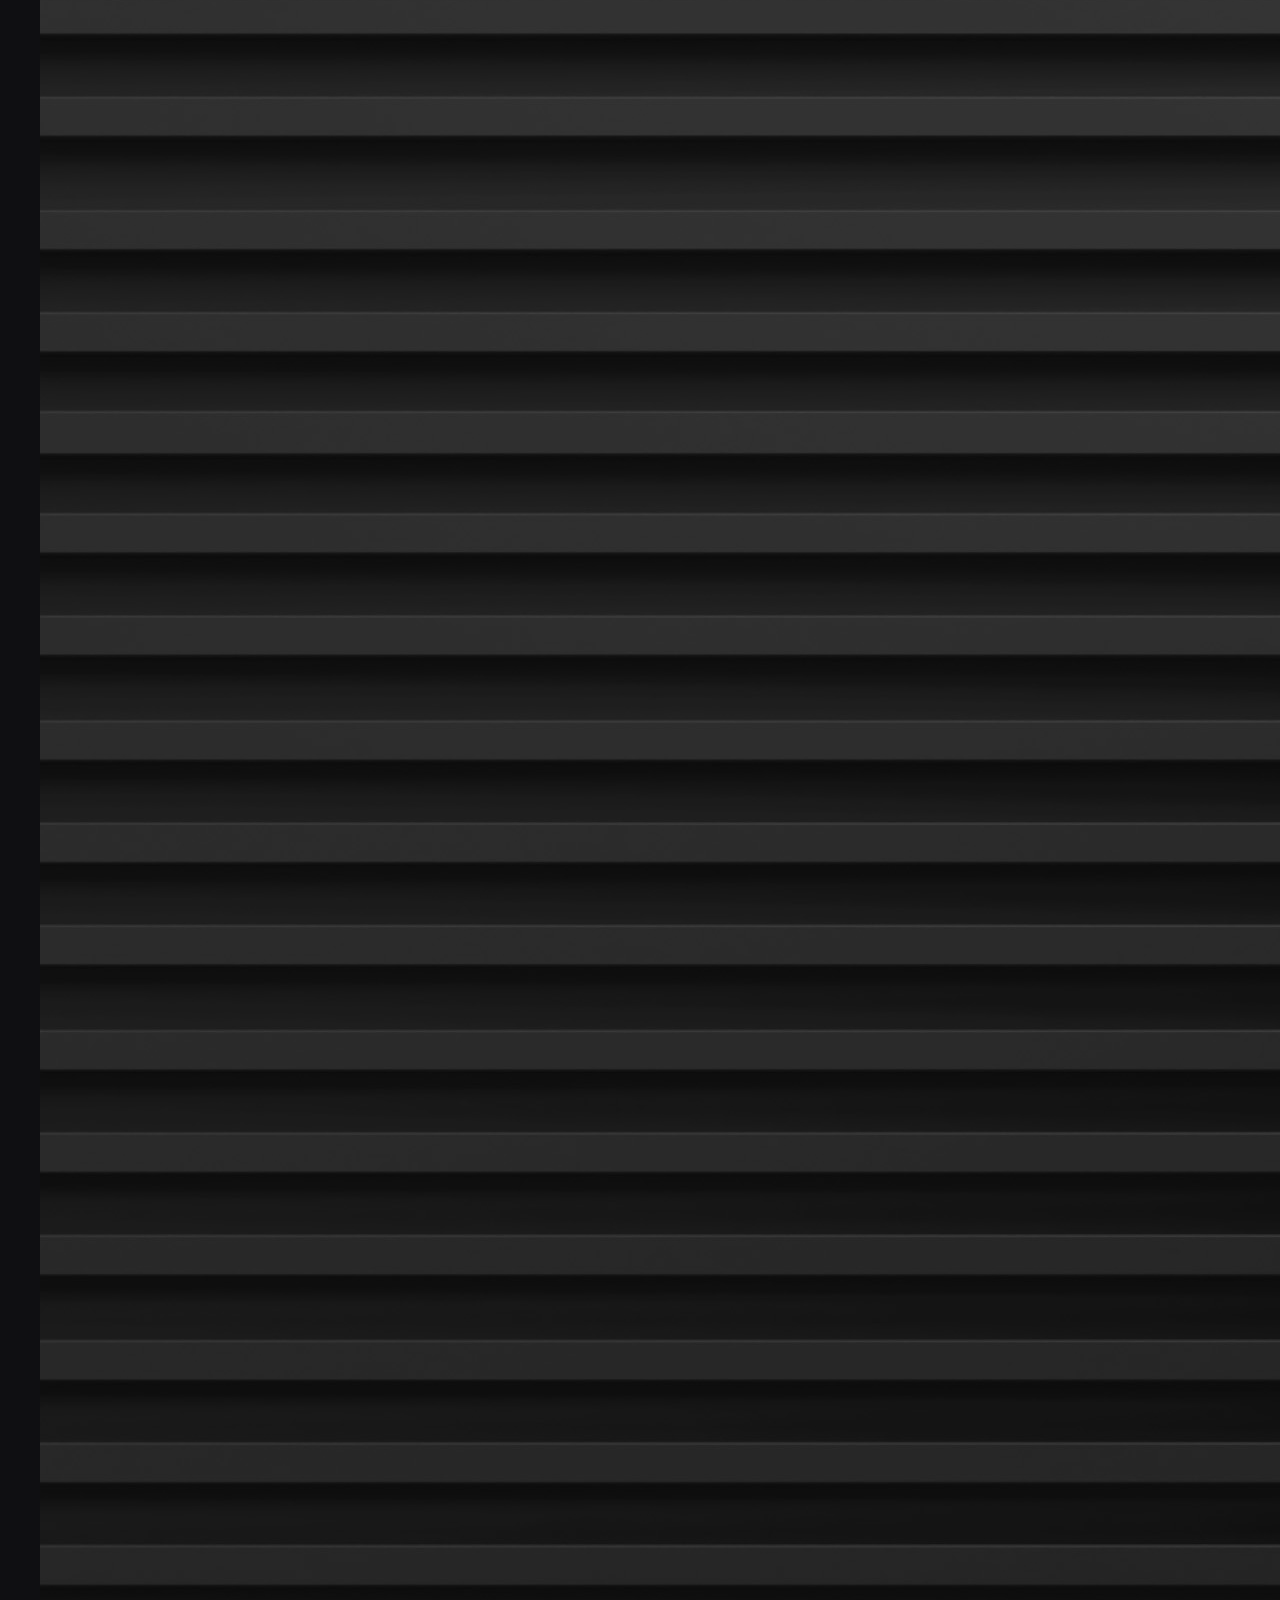
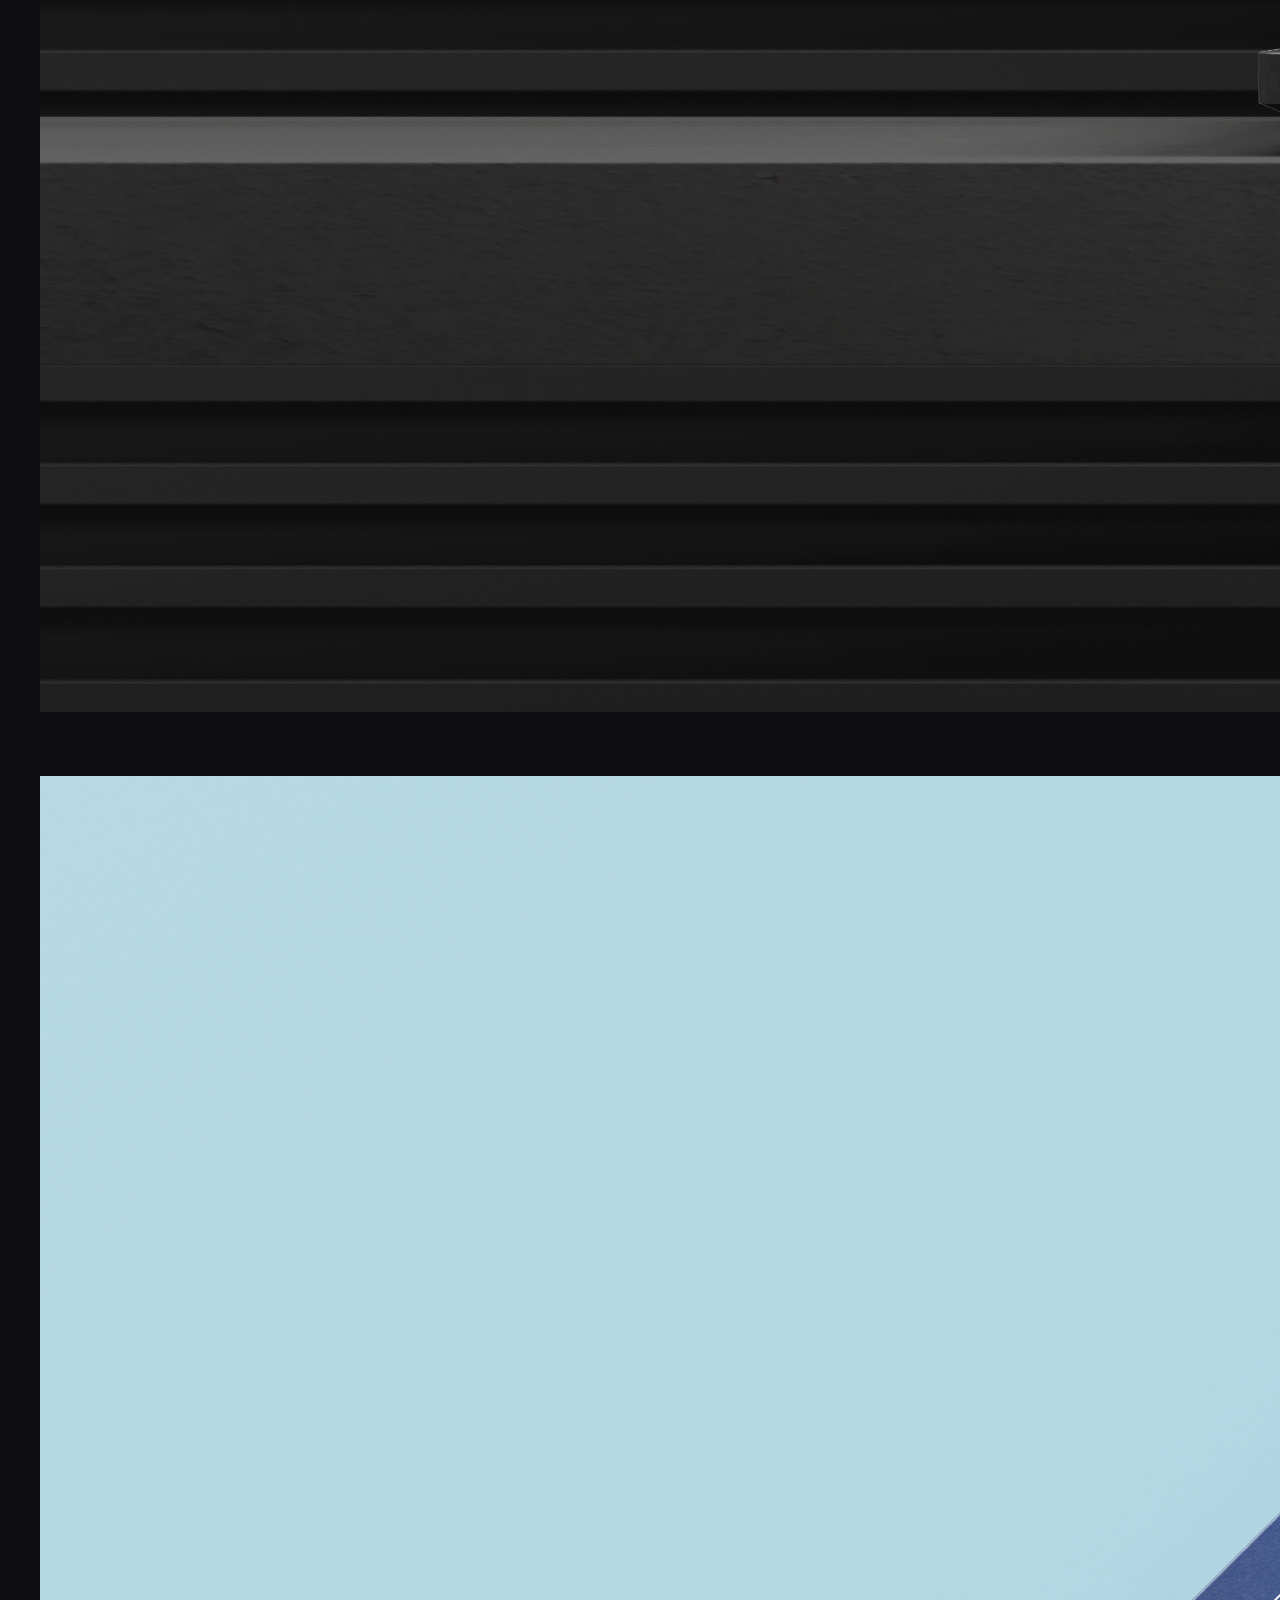
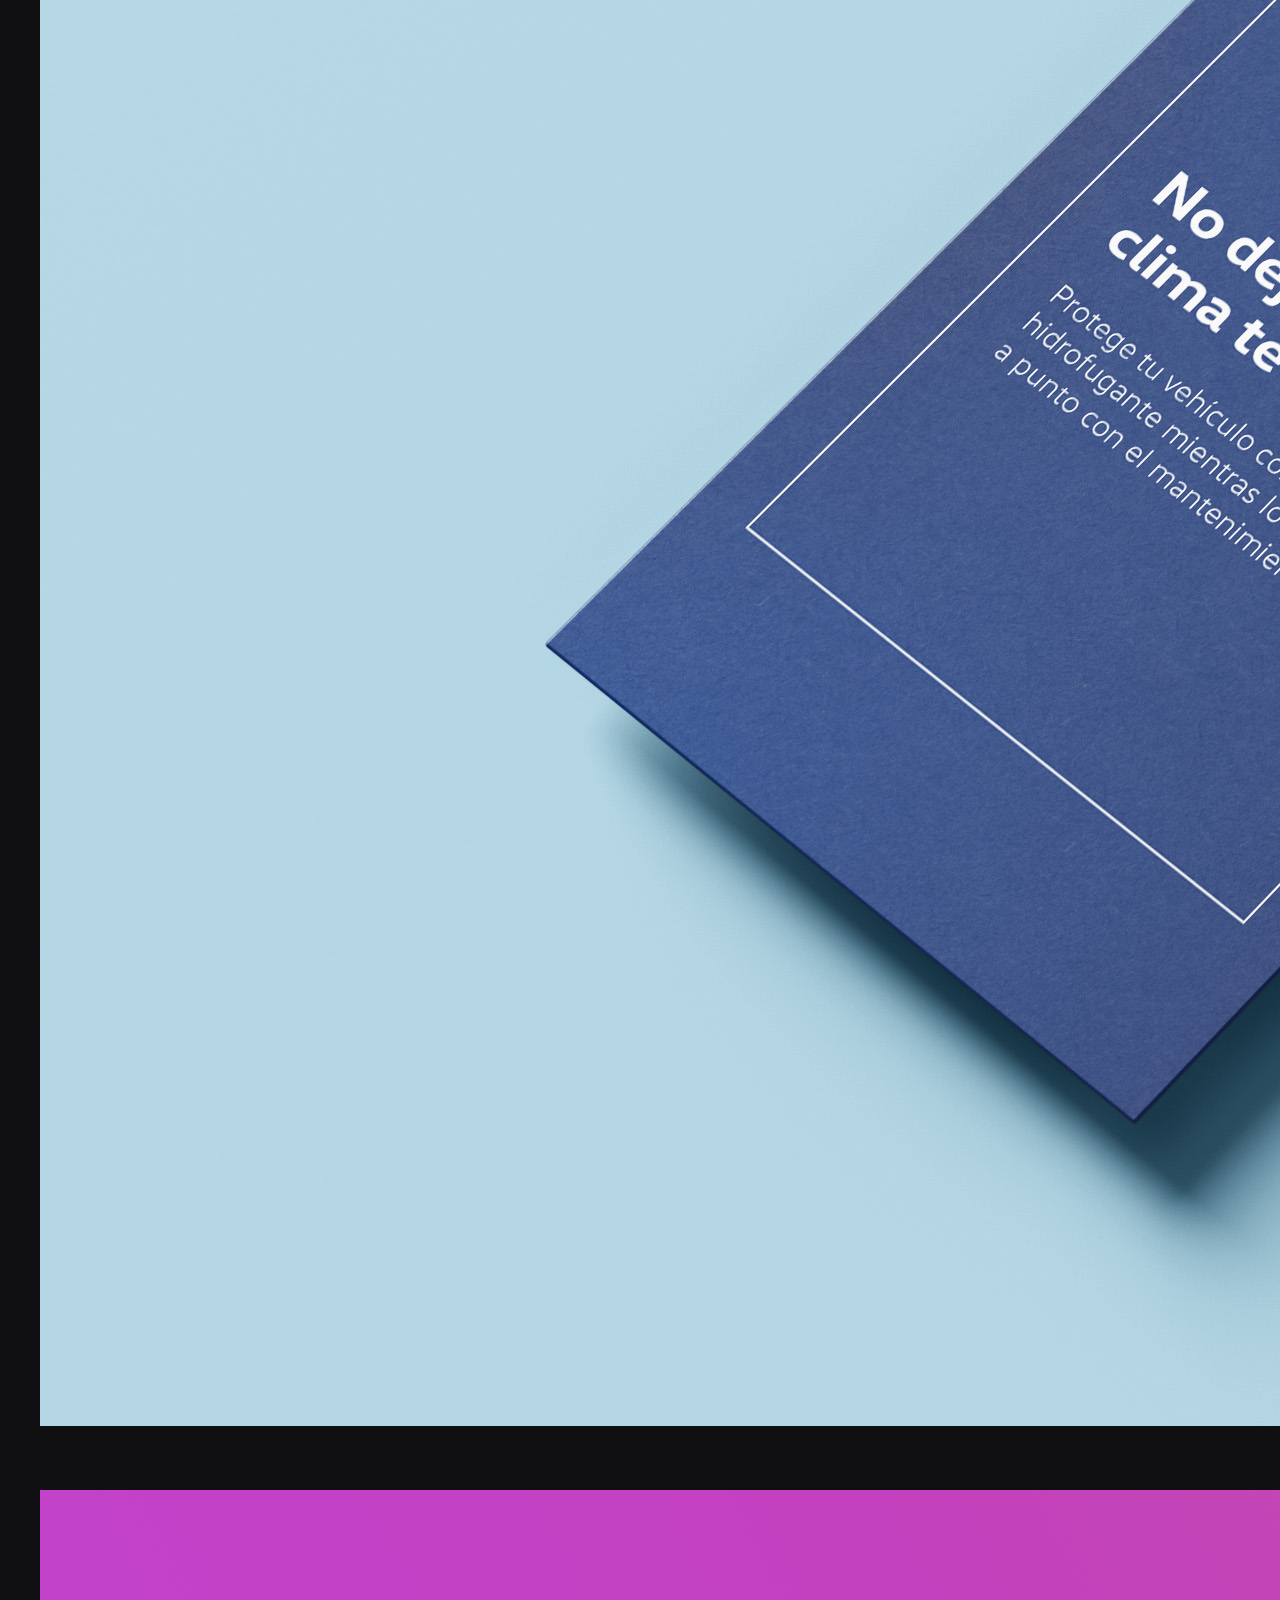
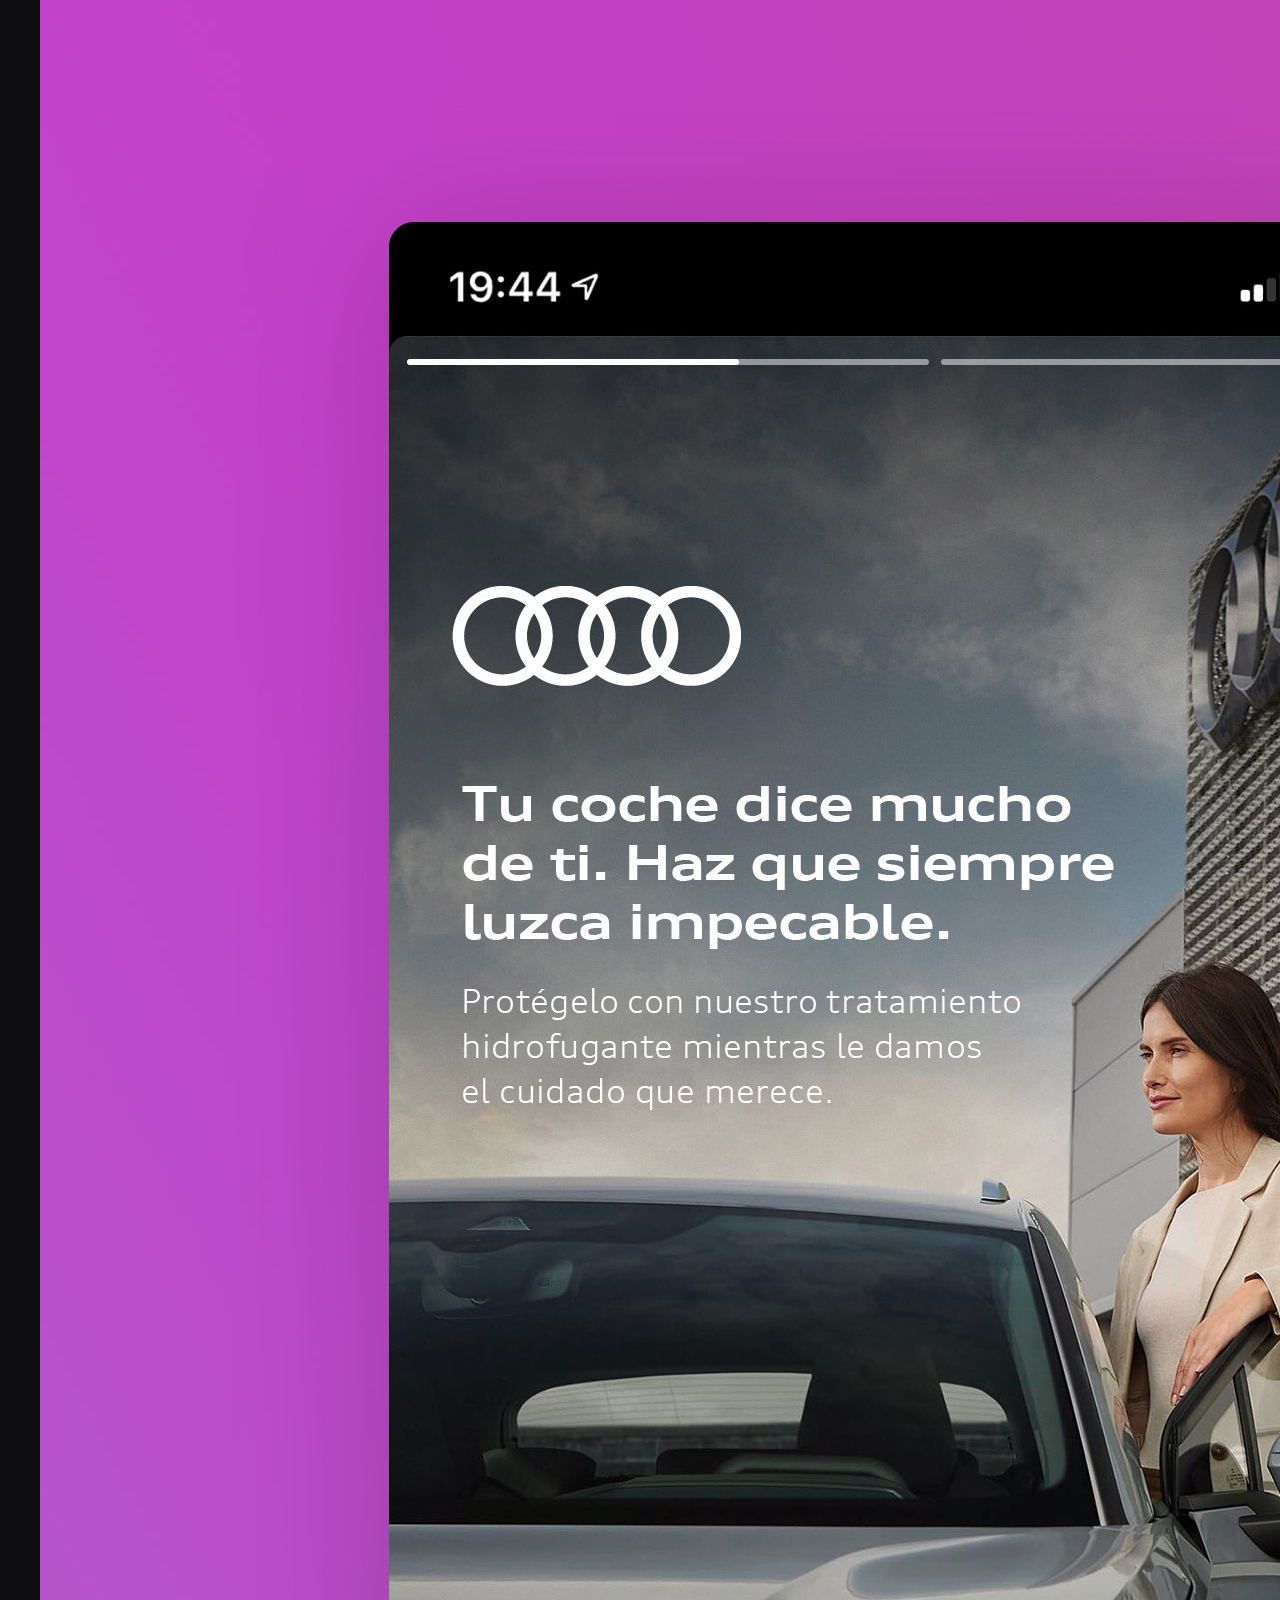
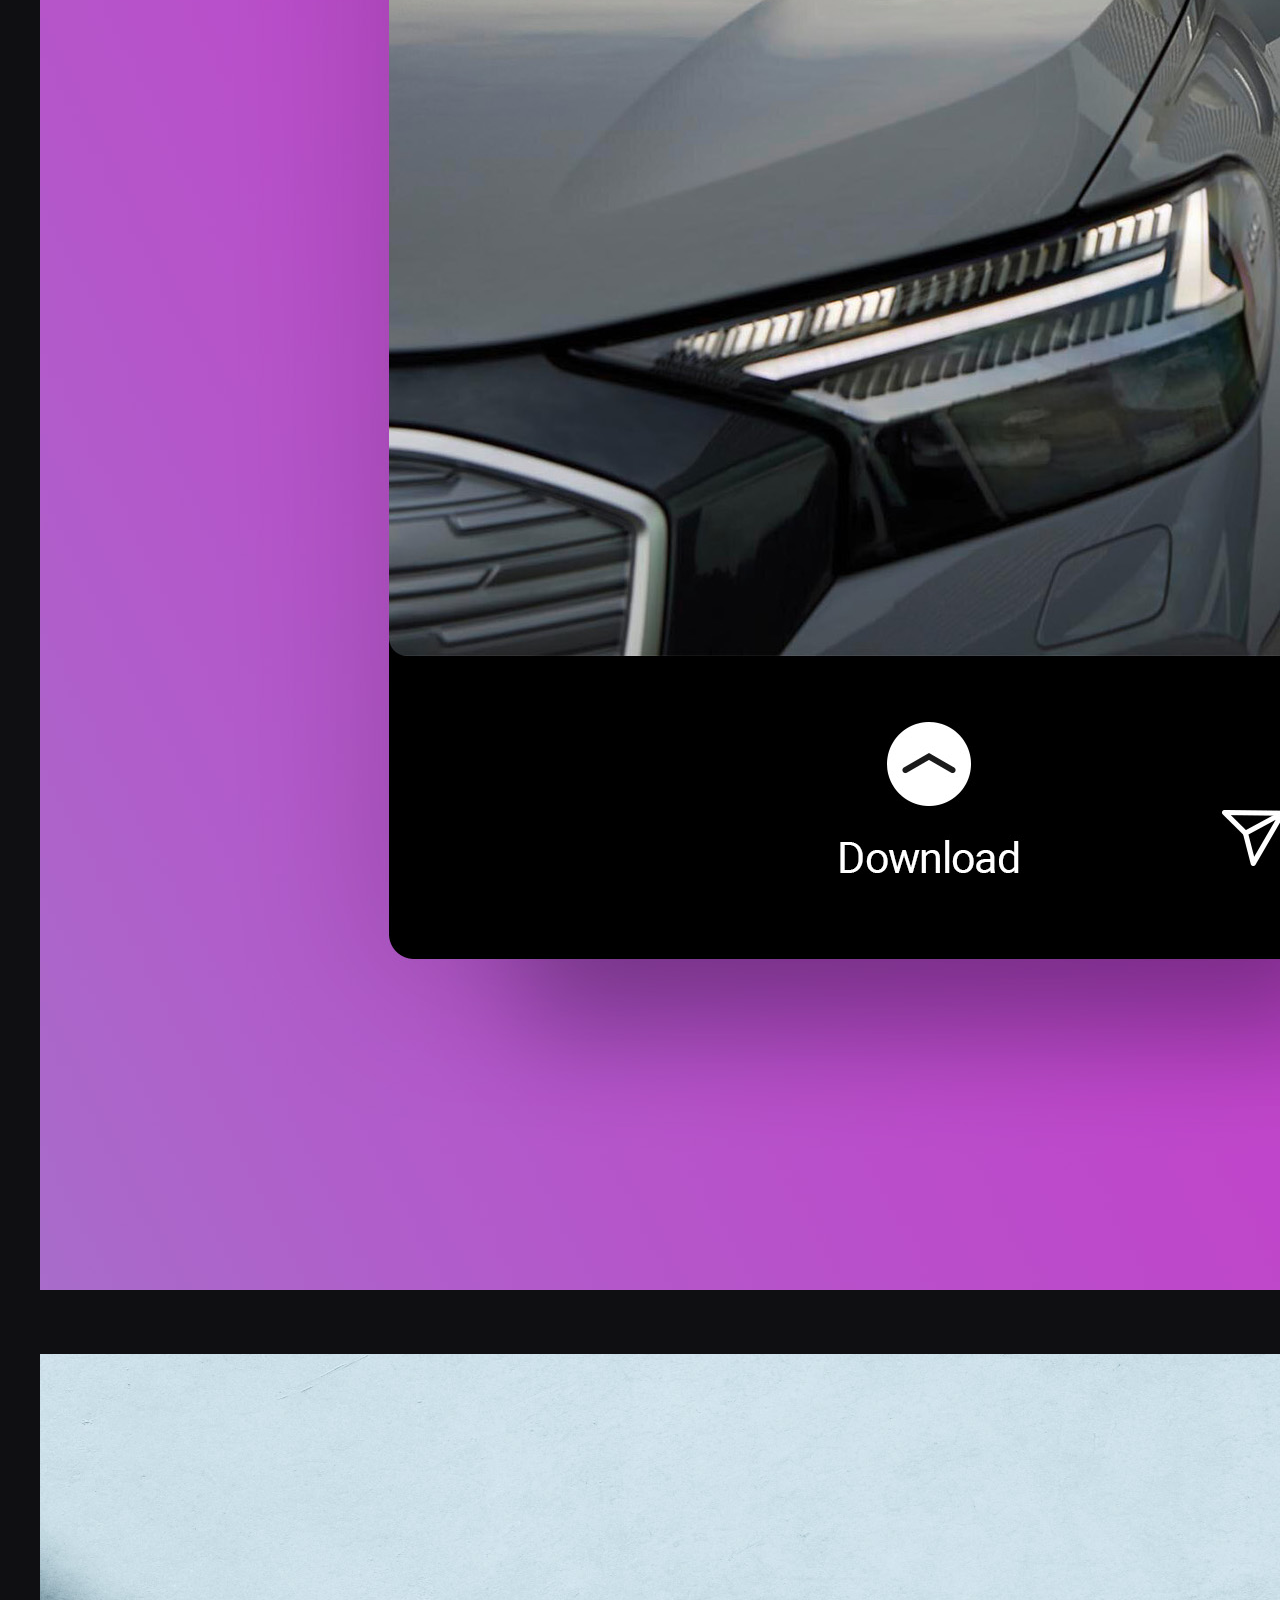
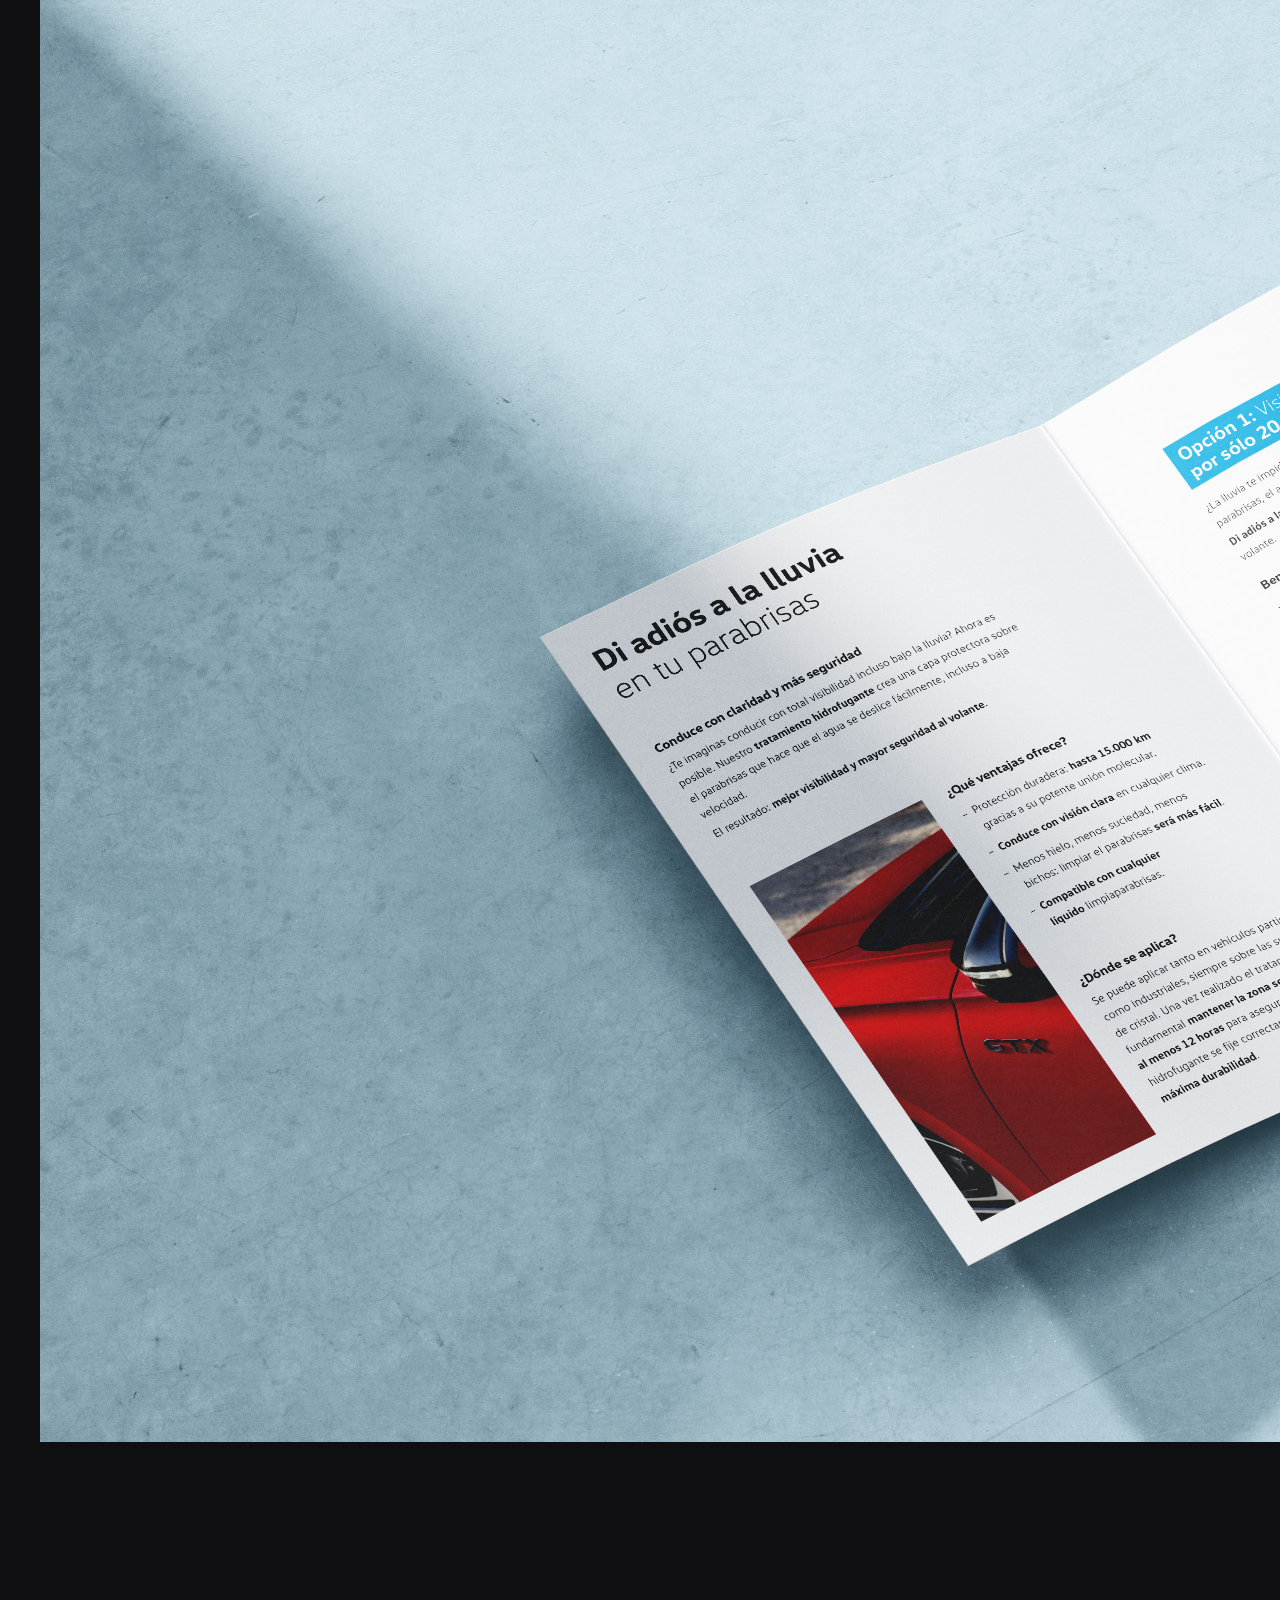
<file: WaterRepelent.html>
<!doctype html>
<html lang="en">
  <head>
    <meta charset="UTF-8" />
    <meta name="viewport" content="width=device-width, initial-scale=1.0" />
    <title>
      Automotive Campaign Design | Eduardo Carrasco, Graphic Designer
    </title>
    <meta
      name="description"
      content="Eduardo Carrasco presents a comprehensive graphic design case study for a car service water repellent treatment, including social media mockups and print brochures."
    />
    <link
      rel="shortcut icon"
      href="img/favicon/favicon.ico"
      type="image/x-icon"
    />
    <link
      rel="apple-touch-icon"
      href="img/favicon/apple-touch-icon.png"
      crossorigin="anonymous"
    />
    <link rel="stylesheet" href="style.css" />
    <link
      rel="preload"
      href="fonts/inter-var.woff2"
      as="font"
      type="font/woff2"
      crossorigin
    />
    <link rel="preload" href="img/home-page.webp" as="image" />
  </head>

  <body class="home-page">
    <div class="page-wrapper">
      <!-- Header -->
      <header class="header">
        <div class="header__content">
          <h6>
            <a class="logo" href="index.html"
              >Eduardo Carrasco / Graphic Designer</a
            >
          </h6>

          <!-- Desktop Navigation -->
          <nav class="nav desktop-nav" aria-label="Main navigation">
            <ul class="nav__list">
              <li>
                <a href="index.html#projects" class="nav__link">Portfolio</a>
              </li>
              <li><a href="#about" class="nav__link">About me</a></li>
              <li>
                <a href="contact.html" class="nav__link-contact">Contact</a>
              </li>
            </ul>
          </nav>

          <!-- Mobile Hamburger Menu -->
          <button
            class="hamburger"
            aria-label="Toggle mobile menu"
            aria-expanded="false"
          >
            <span class="hamburger__line"></span>
            <span class="hamburger__line"></span>
            <span class="hamburger__line"></span>
          </button>
        </div>
      </header>

      <!-- Mobile Menu Overlay -->
      <nav class="mobile-menu" id="mobile-menu" aria-label="Mobile navigation">
        <div class="mobile-menu__content">
          <ul class="mobile-menu__list">
            <li>
              <a href="index.html#projects" class="mobile-menu__link"
                >Portfolio</a
              >
            </li>
            <li><a href="#about" class="mobile-menu__link">About me</a></li>
            <li>
              <a href="contact.html" class="mobile-menu__link-contact"
                >Contact</a
              >
            </li>
          </ul>
        </div>
      </nav>

      <main class="projectdetails">
        <h1>Clear Vision: Multi-Brand Water Repellent Campaign</h1>
        <img
          src="/img/WaterRepelent/automotive-water-repellent-campaign-instagram-feed-mockup.jpg"
          alt="Graphic design mockup of an Instagram feed carousel for an automotive water repellent treatment campaign, featuring social media ads for Audi, Volkswagen, and SEAT."
        />
        <h3>Client</h3>
        <p>
          Volkswagen Group Retail Spain required a unified visual system to
          promote hydro-repellent treatment services across Audi, Volkswagen,
          and SEAT. The objective was to establish cohesion without compromising
          the visual identity of each brand, across both digital and print
          formats.
        </p>
        <h3>The system</h3>
        <p>
          I built a modular design system using consistent grid structures,
          typographic hierarchy, and flexible framing components. Audi used a
          restrained grayscale palette with minimal layouts. Volkswagen applied
          a bold blue with functional, clear compositions. SEAT incorporated
          saturated orange tones and image-forward layouts with human subjects,
          balancing energy and accessibility.
        </p>
        <img
          src="/img/WaterRepelent/automotive-water-repellent-campaign-facebook-post-mockup.jpg"
          alt="Facebook carousel ad mockup designed for a car service water repellent treatment, showcasing digital marketing variations for Audi, Volkswagen, and SEAT brands."
        />
        <img
          src="/img/WaterRepelent/volkswagen-water-repellent-treatment-website-banner-mockup.jpg"
          alt="Laptop mockup displaying a custom website banner design for a Volkswagen car service promotion advertising a rain repellent treatment."
        />
        <img
          src="/img/WaterRepelent/automotive-service-mirror-hang-tag-design-mockup.jpg"
          alt="Graphic design mockup of printed rearview mirror hang tags for Audi and Volkswagen, promoting a water repellent windshield treatment to customers after car servicing."
        />
        <img
          src="/img/WaterRepelent/automotive-water-repellent-campaign-social-media-stories-mockup.jpg"
          alt="Smartphone mockups showing vertical social media story designs for Audi, Volkswagen, and SEAT, advertising an anti-rain car treatment."
        />
        <img
          src="/img/WaterRepelent/automotive-water-repellent-treatment-bifold-brochure-design.jpg"
          alt="Open and closed bi-fold printed brochure mockup detailing pricing and options for an automotive water repellent windshield treatment."
        />
      </main>

      <footer class="todo">
        <p>
          Copyright &#169; <span id="year"></span> Eduardo Carrasco. All rights
          reserved.
        </p>
        <div class="footer__social">
          <!-- LinkedIn -->
          <a
            href="https://www.linkedin.com/in/educarrasco"
            target="_blank"
            rel="noopener"
            aria-label="LinkedIn"
          >
            <svg
              xmlns="http://www.w3.org/2000/svg"
              viewBox="0 0 24 24"
              fill="currentColor"
            >
              <path
                d="M20.447 20.452h-3.554v-5.569c0-1.328-.027-3.037-1.852-3.037-1.853 0-2.136 1.445-2.136 2.939v5.667H9.351V9h3.414v1.561h.046c.477-.9 1.637-1.85 3.37-1.85 3.601 0 4.267 2.37 4.267 5.455v6.286zM5.337 7.433c-1.144 0-2.063-.926-2.063-2.065 0-1.138.92-2.063 2.063-2.063 1.14 0 2.064.925 2.064 2.063 0 1.139-.925 2.065-2.064 2.065zm1.782 13.019H3.555V9h3.564v11.452zM22.225 0H1.771C.792 0 0 .774 0 1.729v20.542C0 23.227.792 24 1.771 24h20.451C23.2 24 24 23.227 24 22.271V1.729C24 .774 23.2 0 22.222 0h.003z"
              />
            </svg>
          </a>

          <!-- Behance -->
          <a
            href="https://www.behance.net/madebyedu"
            target="_blank"
            rel="noopener"
            aria-label="Behance"
          >
            <svg
              xmlns="http://www.w3.org/2000/svg"
              viewBox="0 0 24 24"
              fill="currentColor"
            >
              <path
                d="M22 7h-7v-2h7v2zm1.726 10c-.442 1.297-2.029 3-5.101 3-3.074 0-5.564-1.729-5.564-5.675 0-3.91 2.325-5.92 5.466-5.92 3.082 0 4.964 1.782 5.375 4.426.078.506.109 1.188.095 2.14h-8.027c.13 3.211 3.483 3.312 4.588 2.029h3.168zm-7.686-4h4.965c-.105-1.547-1.136-2.219-2.477-2.219-1.466 0-2.277.768-2.488 2.219zm-9.574 6.988h-6.466v-14.967h6.953c5.476.081 5.58 5.444 2.72 6.906 3.461 1.26 3.577 8.061-3.207 8.061zm-3.466-8.988h3.584c2.508 0 2.906-3-.312-3h-3.272v3zm3.391 3h-3.391v3.016h3.341c3.055 0 2.868-3.016.05-3.016z"
              />
            </svg>
          </a>

          <!-- Instagram -->
          <a
            href="https://www.instagram.com/educarrasco.jpg"
            target="_blank"
            rel="noopener"
            aria-label="Instagram"
          >
            <svg
              xmlns="http://www.w3.org/2000/svg"
              viewBox="0 0 24 24"
              fill="currentColor"
            >
              <path
                d="M12 2.163c3.204 0 3.584.012 4.85.07 3.252.148 4.771 1.691 4.919 4.919.058 1.265.069 1.645.069 4.849 0 3.205-.012 3.584-.069 4.849-.149 3.225-1.664 4.771-4.919 4.919-1.266.058-1.644.07-4.85.07-3.204 0-3.584-.012-4.849-.07-3.26-.149-4.771-1.699-4.919-4.92-.058-1.265-.07-1.644-.07-4.849 0-3.204.013-3.583.07-4.849.149-3.227 1.664-4.771 4.919-4.919 1.266-.057 1.645-.069 4.849-.069zm0-2.163c-3.259 0-3.667.014-4.947.072-4.358.2-6.78 2.618-6.98 6.98-.059 1.281-.073 1.689-.073 4.948 0 3.259.014 3.668.072 4.948.2 4.358 2.618 6.78 6.98 6.98 1.281.058 1.689.072 4.948.072 3.259 0 3.668-.014 4.948-.072 4.354-.2 6.782-2.618 6.979-6.98.059-1.28.073-1.689.073-4.948 0-3.259-.014-3.667-.072-4.947-.196-4.354-2.617-6.78-6.979-6.98-1.281-.059-1.69-.073-4.949-.073zm0 5.838c-3.403 0-6.162 2.759-6.162 6.162s2.759 6.163 6.162 6.163 6.162-2.759 6.162-6.163c0-3.403-2.759-6.162-6.162-6.162zm0 10.162c-2.209 0-4-1.79-4-4 0-2.209 1.791-4 4-4s4 1.791 4 4c0 2.21-1.791 4-4 4zm6.406-11.845c-.796 0-1.441.645-1.441 1.44s.645 1.44 1.441 1.44c.795 0 1.439-.645 1.439-1.44s-.644-1.44-1.439-1.44z"
              />
            </svg>
          </a>
        </div>
      </footer>
    </div>

    <!-- Scroll to Top Button -->
    <button
      id="scrollToTopBtn"
      class="scroll-to-top"
      aria-label="Scroll to top"
    >
      <svg
        class="scroll-to-top__arrow"
        width="20"
        height="20"
        viewBox="0 0 20 20"
        fill="none"
        xmlns="http://www.w3.org/2000/svg"
      >
        <path
          d="M10 4L10 16M10 4L4 10M10 4L16 10"
          stroke="currentColor"
          stroke-width="2.5"
          stroke-linecap="round"
          stroke-linejoin="round"
        />
      </svg>
    </button>

    <script src="app.js"></script>
    <script>
      document.getElementById("year").textContent = new Date().getFullYear();
    </script>
  </body>
</html>
</file>
<file: style.css>
@font-face {
  font-family: "Inter";
  src: url("fonts/inter-var.woff2") format("woff2");
  font-weight: 100 900;
  /* Tells browser this file covers all weights */
  font-display: swap;
  /* Good for performance */
  font-style: normal;
}

:root {
  /* bg-colors */
  --bg-dark: oklch(17% 0.005 271.152);
  --bg: oklch(from var(--bg-dark) 22% c h);
  --bg-light: oklch(from var(--bg-dark) 28% c h);

  /* text-colors */
  --text: oklch(98% 0 0);
  --text-muted: oklch(from var(--text) l c h / 0.6);

  /* shadows */
  --shadow-s: inset 0 1px 2px #ffffff30, 0 1px 2px black, 0 2px 4px black;
  --shadow-m:
    inset 0 1px 2px #ffffff50, 0 2px 4px #00000030, 0 4px 8px #00000015;
  --shadow-l:
    inset 0 1px 2px #ffffff70, 0 4px 6px #00000030, 0 6px 10px #00000015;
  --shadow-test-s: 0 1px 3px rgba(0, 0, 0, 0.12), 0 1px 2px rgba(0, 0, 0, 0.24);
  --shadow-test-l:
    0 14px 28px rgba(0, 0, 0, 0.25), 0 10px 10px rgba(0, 0, 0, 0.22);

  /* spacing */
  --space-8: clamp(0.35rem, 0.2692rem + 0.3077vw, 0.5rem);
  --space-16: clamp(0.7rem, 0.5385rem + 0.6154vw, 1rem);
  --space-24: clamp(1.05rem, 0.8077rem + 0.9231vw, 1.5rem);
  --space-32: clamp(1.4rem, 1.0769rem + 1.2308vw, 2rem);
  --space-40: clamp(1.75rem, 1.3462rem + 1.5385vw, 2.5rem);
  --space-48: clamp(2.1rem, 1.6154rem + 1.8462vw, 3rem);
  --space-56: clamp(2.45rem, 1.8846rem + 2.1538vw, 3.5rem);
  --space-64: clamp(2.8rem, 2.1538rem + 2.4615vw, 4rem);
  --space-72: clamp(3.15rem, 2.4231rem + 2.7692vw, 4.5rem);
  --space-80: clamp(3.5rem, 2.6923rem + 3.0769vw, 5rem);
  --space-88: clamp(3.85rem, 2.9615rem + 3.3846vw, 5.5rem);
  --space-96: clamp(4.2rem, 3.2308rem + 3.6923vw, 6rem);

  /* text */
  --line-height-body: 1.6;
  --line-height-heading: 1.2;

  --font-size-body: clamp(0.9rem, 0.8462rem + 0.2051vw, 1rem);
  --font-size-h6: clamp(1.125rem, 1.0577rem + 0.2564vw, 1.25rem);
  --font-size-h5: clamp(1.4063rem, 1.3221rem + 0.3205vw, 1.5625rem);
  --font-size-h4: clamp(1.7578rem, 1.6526rem + 0.4006vw, 1.9531rem);
  --font-size-h3: clamp(2.1973rem, 2.0658rem + 0.5008vw, 2.4414rem);
  --font-size-h2: clamp(2.7466rem, 2.5823rem + 0.626vw, 3.0518rem);
  --font-size-h1: clamp(3.4332rem, 3.2278rem + 0.7825vw, 3.8147rem);

  /* transition */
  /* --transition: all 0.3s cubic-bezier(0.25, 0.8, 0.25, 1); */
  --transition: all 0.3s cubic-bezier(0.36, -0.05, 0.07, 1);
  --transition-long: all 2s cubic-bezier(0.25, 0.8, 0.25, 1);

  /* transform */
  --transform-scale-s: scale(1.05);
  --transform-scale-m: scale(1.15);

  /* border radius */
  --border-radius-out: 4px;
  --border-radius-in: 2px;
}

* {
  margin: 0;
  padding: 0;
  box-sizing: border-box;
  text-decoration: none;
  scroll-behavior: smooth;
  list-style: none;
  -webkit-tap-highlight-color: transparent;
}

html,
body {
  color: var(--text);
  background-color: var(--bg-dark);
  font-family:
    "Inter",
    -apple-system,
    BlinkMacSystemFont,
    "Segoe UI",
    Roboto,
    sans-serif;
  line-height: var(--line-height-body);
  overflow-x: hidden;

  background-repeat: no-repeat;
  background-size: 1400px;
  background-position: 50% 0%;
}

body.home-page {
  background-image: url(img/home-page.webp);
}

body.contact-page {
  background-image: url(img/contact-page.webp);
}

h1,
h2,
h3,
h4,
h5,
h6 {
  font-weight: 600;
  letter-spacing: -0.01em;
  max-width: 60ch;
  line-height: var(--line-height-heading);
}

p {
  font-size: var(--font-size-body);
  text-wrap: balance;
  font-weight: 300;
}

h6 {
  font-size: var(--font-size-h6);
}

h2 {
  font-size: var(--font-size-h2);
  text-wrap: balance;
}

a {
  color: var(--text-muted);
  font-weight: 300;
  transition: var(--transition);
}

a:hover {
  color: var(--text);
  transform: var(--transform-scale-s);
}

.page-wrapper {
  padding: var(--space-64) var(--space-40);
  display: grid;
  /* row-gap: var(--space-64); */
  align-items: center;
  justify-items: center;
}

.wrapper {
  width: 100%;
  max-width: 1200px;
}

main {
  display: grid;
  row-gap: var(--space-64);
}

.header {
  width: 100%;
  max-width: 1200px;
  margin: 0 auto;
}

.header h6 {
  text-wrap: balance;
}

.header__content {
  display: flex;
  justify-content: space-between;
  align-items: center;
  gap: var(--space-64);
}

.logo {
  font-weight: 600;
  color: var(--text);
  text-wrap: balance;
}

/* Desktop nav */
.desktop-nav {
  display: none;
}

.nav__list {
  display: flex;
  gap: var(--space-32);
}

.nav__link {
  padding: 0.5rem 0;
  position: relative;
  display: inline-block;
}

.nav__link-contact {
  position: relative;
  display: inline-block;
  border: none;
  padding: 0.75rem 1.875rem;
  background-color: var(--text);
  color: var(--bg-dark);
  cursor: pointer;
  font-weight: 600;
  box-shadow:
    0 1px 3px rgba(0, 0, 0, 0.24),
    0 1px 2px rgba(0, 0, 0, 0.36);
  border-radius: var(--border-radius-in);
  line-height: 1.2;
  font-family:
    "Inter",
    -apple-system,
    BlinkMacSystemFont,
    "Segoe UI",
    Roboto,
    sans-serif;
  border: 1px solid transparent;
}

a.nav__link-contact:hover {
  transform: none;
  background-color: transparent;
  color: var(--text);
  border-color: var(--text);
}

/* Hamburger */
.hamburger {
  display: flex;
  flex-direction: column;
  justify-content: center;
  align-items: center;
  width: 2rem;
  height: 2rem;
  background: none;
  border: none;
  cursor: pointer;
  padding: 0;
  z-index: 102;
  position: relative;
}

.hamburger__line {
  width: 1.5rem;
  height: 2px;
  background-color: var(--text);
  margin: 2px 0;
  transition: all 0.3s ease;
  transform-origin: center;
}

.hamburger.active .hamburger__line:nth-child(1) {
  transform: rotate(45deg) translate(4px, 4px);
}

.hamburger.active .hamburger__line:nth-child(2) {
  opacity: 0;
}

.hamburger.active .hamburger__line:nth-child(3) {
  transform: rotate(-45deg) translate(4px, -4px);
}

/* Mobile menu overlay */
.mobile-menu {
  position: fixed;
  inset: 0;
  background-color: var(--bg-dark);
  z-index: 101;
  display: flex;
  align-items: center;
  justify-content: center;
  opacity: 0;
  visibility: hidden;
  transition: all 0.3s ease;
}

.mobile-menu.active {
  opacity: 1;
  visibility: visible;
}

.mobile-menu__content {
  text-align: center;
}

.mobile-menu__list {
  display: flex;
  flex-direction: column;
  gap: 2rem;
}

.mobile-menu__link {
  padding: 1rem 2rem;
  display: block;
  min-height: 44px;
  min-width: 44px;
}

.mobile-menu__link-contact {
  display: block;
  min-height: 44px;
  min-width: 44px;
  padding: 1rem 2.5rem;
  background-color: var(--text);
  color: var(--bg-dark);
  cursor: pointer;
  font-weight: 600;
  box-shadow:
    0 1px 3px rgba(0, 0, 0, 0.24),
    0 1px 2px rgba(0, 0, 0, 0.36);
  border-radius: var(--border-radius-in);
  line-height: 1.2;
  border: 1px solid transparent;
}

a.mobile-menu__link-contact:hover {
  transform: none;
  background-color: transparent;
  color: var(--text);
  border-color: var(--text);
}

/* Prevent body scroll when menu is open */
body.menu-open {
  position: fixed;
  width: 100%;
  height: 100%;
  overflow: hidden;
}

/* Hero */
.hero {
  padding-top: 40vh;
}

.hero__content {
  display: grid;
  gap: var(--space-24);
  justify-items: center;
  align-items: center;
  text-align: center;
}

.hero p {
  color: var(--text-muted);
  max-width: 85ch;
}

.hero strong {
  color: var(--text);
  font-weight: 600;
}

/* Separator */
.separator__line {
  border: none;
  height: 1px;
  background-color: var(--bg-light);
  margin: 0;
}

/* Projects */

.projects__grid {
  --min-col-size: 300px;

  display: grid;
  grid-template-columns: repeat(
    auto-fit,
    minmax(min(var(--min-col-size), 100%), 1fr)
  );
  grid-template-rows: auto auto auto;
  gap: var(--space-72);
}

.project-card {
  /* background-color: var(--bg-dark); */
  /* padding: var(--space-24); */
  /* border-radius: var(--border-radius-out); */
  /* box-shadow: var(--shadow-s); */
  /* box-shadow: 6px 6px 12px oklch(10% 0.005 271.152),
    -6px -6px 12px oklch(20% 0.005 271.152); */
  overflow: hidden;
  cursor: pointer;
  /* transition: var(--transition); */
  /* max-width: min(560px, 100%); */

  display: grid;
  grid-template-rows: subgrid;
  grid-row: span 3;

  gap: var(--space-24);

  /* gap: var(--space-24); */
}

.project-card:hover {
  /* background-color: var(--bg-light); */
  /* transform: var(--transform-scale-s); */
  /* box-shadow: 10px 10px 28px oklch(12% 0.005 271.152),
             -10px -10px 28px oklch(24% 0.005 271.152); */
  /* background-image: linear-gradient(to bottom, var(--bg-light) 85%, var(--bg)); */
}

.project-card__media {
  overflow: hidden;
}

.project-card__image {
  width: 100%;
  height: auto;
  aspect-ratio: 4/3;
  object-fit: cover;
  object-position: center;
  display: block;
  transition: var(--transition);
}

.project-card__image-container {
  overflow: hidden;
}

.project-card:hover .project-card__image {
  transform: scale(1.05);
}

.project-card__content {
  /* padding: var(--space-24) 0; */

  display: grid;
  grid-template-rows: subgrid;
  grid-row: span 3;
}

.project-card__text {
  display: grid;
  /* row-gap: var(--space-8); */
}

.project-card h6 {
  text-wrap: balance;
  line-height: 1.5;
  color: var(--text);
  font-size: var(--font-size-body);
}

.project-card p {
  color: var(--text-muted);
}

/* .project-card__button {
  border: none;
  padding: 12px 30px;
  align-items: center;
  justify-content: center;
  background-color: var(--text);
  color: var(--bg);
  cursor: pointer;
  font-weight: 400;
  box-shadow: 0 1px 3px rgba(0, 0, 0, 0.24), 0 1px 2px rgba(0, 0, 0, 0.36);
  border-radius: var(--border-radius-in);
  line-height: 1.2;
  font-family: 'Inter', -apple-system, BlinkMacSystemFont, 'Segoe UI', Roboto, sans-serif;
}

.project-card__button:hover {
  color: var(--bg);
} */

.project-card a {
  color: var(--text);
}

.project-card a:hover {
  transform: none;
}

footer {
  color: var(--text-muted);
  display: grid;
  row-gap: var(--space-8);
  padding-top: calc(var(--space-96) * 1.2);
}

footer p {
  text-align: center;
  font-size: calc(var(--font-size-body) * 0.8);
}

.footer__social {
  display: flex;
  gap: var(--space-8);
  justify-content: center;
  align-items: center;
}

.footer__social a {
  color: var(--text-muted);
  display: inline-flex;
  align-items: center;
  justify-content: center;
  width: 44px;
  height: 44px;
  transition: var(--transition);
}

.footer__social a:hover {
  color: var(--text);
  transform: var(--transform-scale-m);
}

.footer__social img,
.footer__social svg {
  width: 20px;
  height: 20px;
}

/* Scroll to Top Button */
.scroll-to-top {
  position: fixed;
  bottom: 2rem;
  right: 2rem;
  width: 50px;
  height: 50px;
  background-color: var(--text);
  color: var(--bg-dark);
  border: none;
  cursor: pointer;
  z-index: 1000;
  opacity: 0;
  visibility: hidden;
  transform: translateY(20px);
  transition: all 0.3s cubic-bezier(0.16, 1, 0.3, 1);
  display: flex;
  align-items: center;
  justify-content: center;
  font-size: 1.5rem;
  font-weight: 600;
  padding: 0;
  box-shadow:
    0 1px 3px rgba(0, 0, 0, 0.24),
    0 1px 2px rgba(0, 0, 0, 0.36);
  -webkit-tap-highlight-color: transparent;
  touch-action: manipulation;
  user-select: none;
  /* border-radius: var(--border-radius-in); */
}

.scroll-to-top.visible {
  opacity: 1;
  visibility: visible;
  transform: translateY(0);
}

@media (hover: hover) {
  .scroll-to-top:hover {
    background-color: var(--bg);
    color: var(--text);
    transform: translateY(-4px);
  }
}

.scroll-to-top__arrow {
  display: block;
  width: 20px;
  height: 20px;
}

/* Responsive adjustments */
@media (max-width: 755px) {
  .scroll-to-top {
    bottom: 1.5rem;
    right: 1.5rem;
    width: 44px;
    height: 44px;
    font-size: 1.25rem;
  }
}

/* Forms */
/* .form-control {
  display: block;
  width: 100%;
  padding: 8px 12px;
  line-height: 1.5;
  border: 1px solid rgba(255,255,255,0.3);
  border-radius: 0;
  transition: border-color 150ms cubic-bezier(0.16,1,0.3,1);
  appearance: none;
  background-image: none;
  background-repeat: no-repeat;
  background-position: right 12px center;
  background-size: 16px;
}
textarea.form-control {
  font-family: 'Inter', -apple-system, BlinkMacSystemFont, 'Segoe UI', Roboto, sans-serif;
}
.form-control::placeholder { color: #aaa; }
.form-control:focus {
  border-color: #e5e5e5;
  outline: 2px solid #fff;
  outline-offset: 2px;
} */

/* Accessibility helpers */
.sr-only {
  position: absolute;
  width: 1px;
  height: 1px;
  padding: 0;
  margin: -1px;
  overflow: hidden;
  clip: rect(0, 0, 0, 0);
  white-space: nowrap;
  border-width: 0;
}

/* Responsive */
@media (min-width: 755px) {
  .desktop-nav {
    display: block;
  }

  .hamburger {
    display: none;
  }

  .hero__image {
    aspect-ratio: 16/7;
    object-position: 50% 22%;
  }

  .project-card {
    /* box-shadow: 6px 6px 16px oklch(10% 0.005 271.152),
      -6px -6px 16px oklch(22% 0.005 271.152); */
  }

  body {
    background-size: 1600px;
  }
}

@media (min-width: 900px) {
  .projects__grid {
    grid-template-columns: 1fr 1fr;
  }
}

/* Reduced motion */
@media (prefers-reduced-motion: reduce) {
  *,
  *::before,
  *::after {
    animation-duration: 0.01ms !important;
    animation-iteration-count: 1 !important;
    transition-duration: 0.01ms !important;
  }
}

/* Animations */

/* @keyframes slideDown {
  0% {
    transform: translateY(-24px);
    opacity: 0;
  }

  100% {
    transform: translateY(0);
    opacity: 1;
  }
}

.slideDown {
  animation: slideDown .75s ease-out;
} */

/* Utility Classes */

.todo {
  opacity: 0;
  transition: var(--transition-long);
}

.todo.show {
  opacity: 1;
}

.hero p.todo {
  /* transition-delay: 0.3s; */
}
</file>
<file: assets/css/style.css>
@layer global {
  @font-face {
    font-family: "Inter";
    src: url("/assets/fonts/inter-var.woff2") format("woff2");
    font-weight: 100 900;
    font-display: swap;
    font-style: normal;
  }

  /* text */
  :root {
    --line-height-body: 1.6;
    --line-height-heading: 1.2;

    --font-size-body-xs: calc(var(--font-size-body) * 0.88);
    --font-size-body: clamp(0.9rem, 0.8462rem + 0.2051vw, 1rem);
    --font-size-h3: calc(var(--font-size-body) * 1.2);
    --font-size-h2: calc(var(--font-size-body) * 1.6);
    --font-size-h1: calc(var(--font-size-body) * 2);

    --ch-width-body: 75ch;
  }

  /* Spacing */
  :root {
    --space-xxs: 0.25rem;
    --space-xs: 0.5rem;
    --space-s: 1rem;
    --space-m: 2rem;
    --space-l: 4rem;

    @media (width >= calc(600 / 16 * 1rem)) {
      --space-xxs: 0.5rem;
      --space-xs: 1rem;
      --space-s: 2rem;
      --space-m: 4rem;
      --space-l: 8rem;
    }
  }

  /* colors */
  :root {
    --color-error: oklch(66.198% 0.2246 25.107);

    --bg-dark: oklch(12% 0.00385 285.998);
    --bg-dark-shadow: oklch(from var(--bg-dark) 8% c h);
    --bg: oklch(from var(--bg-dark) 25% c h);
    --bg-light: oklch(from var(--bg-dark) 30% c h);

    --text: oklch(98% 0 0);
    --text-muted: oklch(from var(--text) l c h / 0.6);
  }

  /* Utilities */

  :root {
    /* shadows */
    --shadow-interactive:
      0 1px 3px oklch(0% 0 0 / 0.24), 0 1px 2px oklch(0% 0 0 / 0.36);

    /* transition */
    --transition: all 0.3s cubic-bezier(0.36, -0.05, 0.07, 1);
    --transition-long: all 2s cubic-bezier(0.25, 0.8, 0.25, 1);

    /* transform */
    --transform-scale-s: scale(1.05);
    --transform-scale-m: scale(1.15);

    /* border radius */
    --border-radius-out: 4px;
    --border-radius-in: 2px;
  }

  *,
  *::before,
  *::after {
    box-sizing: border-box;
  }

  * {
    margin: 0;
    padding: 0;
    list-style: none;
  }

  a {
    text-decoration: none;
    color: var(--text-muted);
    font-weight: 300;
    transition: var(--transition);
    font-size: var(--font-size-body);

    &:hover {
      color: var(--text);
      transform: var(--transform-scale-s);
    }
  }

  img,
  picture,
  svg,
  video {
    width: 100%;
    display: block;
    height: auto;
  }

  html,
  body {
    color: var(--text);
    font-family:
      "Inter",
      -apple-system,
      BlinkMacSystemFont,
      "Segoe UI",
      Roboto,
      sans-serif;
    line-height: var(--line-height-body);
    letter-spacing: 0.02em;
  }

  html {
    scrollbar-gutter: stable;
    background-color: var(--bg-dark);
    scroll-behavior: smooth;
  }

  body {
    display: grid;
    min-height: 100dvh;
    grid-template-rows: auto 1fr auto;
    gap: var(--space-m);
    padding-block: var(--space-m);
    overflow-x: clip;
  }

  h1,
  h2,
  h3 {
    font-weight: 600;
    line-height: var(--line-height-heading);
    text-wrap: balance;
  }

  h1 {
    font-size: var(--font-size-h1);
  }

  h2 {
    font-size: var(--font-size-h2);
  }

  h3 {
    font-size: var(--font-size-h3);
  }

  p {
    font-size: var(--font-size-body);
    text-wrap: pretty;
    font-weight: 300;
    max-width: var(--ch-width-body);
  }

  .wrapper {
    width: min(calc(100% - 64px), calc(1400 / 16 * 1rem));
    margin-inline: auto;
  }

  main {
    align-self: center;
  }

  form {
    .btn-primary {
      margin-block-start: var(--space-xs);
      &:focus {
        outline: none;
      }
    }

    @media (width >= calc(600 / 16 * 1rem)) {
      .btn-primary {
        width: fit-content;
      }
    }
  }

  input,
  button,
  select,
  textarea {
    font: inherit;
    color: inherit;
    appearance: none;
  }

  input,
  textarea {
    background-color: var(--bg);
    border: none;
    color: var(--text);
    padding: 0.8rem;
    border-radius: var(--border-radius-in);

    &:focus {
      outline: 2px solid var(--text-muted);
    }
  }

  input:user-invalid,
  textarea:user-invalid {
    outline: 2px solid var(--color-error);
    outline-offset: 2px;
  }

  textarea {
    resize: block;
    box-sizing: content-box;
    height: 3lh;
  }

  footer {
    color: var(--text-muted);

    .wrapper {
      display: grid;
      row-gap: var(--space-s);
      justify-items: center;
    }

    p {
      font-size: var(--font-size-body-xs);
      width: fit-content;
      text-align: center;
    }
  }

  .layout-spacing {
    display: grid;
    gap: var(--space-m);
  }

  .btn-primary {
    display: block;
    padding: 0.75rem 1.875rem;
    background-color: var(--text);
    color: var(--bg-dark);
    cursor: pointer;
    font-weight: 600;
    border-radius: var(--border-radius-in);
    border: 1px solid transparent;
    box-shadow:
      inset 0px 1px 1px rgba(255, 255, 255, 0.15),
      0 1px 5px var(--bg-dark-shadow);
    transition: var(--transition);

    &:active {
      background-color: transparent;
      color: var(--text);
      border-color: var(--text);
    }

    @media (hover: hover) {
      &:hover {
        transform: none;
        background-color: transparent;
        color: var(--text);
        border-color: var(--text);
      }
    }
  }
}

@layer components {
  .header__content {
    display: flex;
    justify-content: space-between;
    align-items: center;
  }

  .logo {
    font-weight: 600;
    color: var(--text);
    max-width: max(167px, 40vw);
    font-size: calc(var(--font-size-body) * 1.24);
    line-height: 1.2;
    transform: none;
    text-wrap: balance;
  }

  /* Desktop nav */
  .desktop-nav {
    display: none;
  }

  .nav__list {
    display: flex;
    gap: var(--space-s);
    align-items: center;
  }

  .nav__link {
    padding: 0.5rem 0;
    position: relative;
    display: inline-block;
  }

  /* Hamburger */
  .hamburger {
    display: flex;
    flex-direction: column;
    justify-content: center;
    align-items: center;
    width: 2rem;
    height: 2rem;
    background: none;
    border: none;
    cursor: pointer;
    padding: 0;
    z-index: 102;
    position: relative;
  }

  .hamburger__line {
    width: 1.5rem;
    height: 2px;
    background-color: var(--text);
    margin: 2px 0;
    transition: all 0.3s ease;
    transform-origin: center;
  }

  .hamburger.active > :first-child {
    transform: rotate(45deg) translate(4px, 4px);
  }

  .hamburger.active > :nth-child(2) {
    opacity: 0;
  }

  .hamburger.active > :last-child {
    transform: rotate(-45deg) translate(4px, -4px);
  }

  /* Mobile menu overlay */
  .mobile-menu {
    position: fixed;
    inset: 0;
    background-color: var(--bg-dark);
    z-index: 101;
    display: flex;
    align-items: center;
    justify-content: center;
    opacity: 0;
    visibility: hidden;
    transition: all 0.3s ease;

    a {
      font-size: var(--font-size-h2);
    }
  }

  .mobile-menu.active {
    opacity: 1;
    visibility: visible;
  }

  .mobile-menu__list {
    display: flex;
    flex-direction: column;
    gap: var(--space-l);
    text-align: center;
  }

  body.menu-open {
    position: fixed;
    width: 100%;
    height: 100%;
    overflow: hidden;
  }

  .projects {
    --min-col-size: 320px;

    display: grid;
    grid-template-columns: repeat(
      auto-fill,
      minmax(
        min(max(var(--min-col-size), (100% - 2 * var(--space-m)) / 3), 100%),
        1fr
      )
    );
    gap: var(--space-m);

    picture {
      overflow: hidden;
    }
  }

  /* .projects__card {
    padding: var(--space-s) var(--space-s) var(--space-l) var(--space-s);
    background-color: var(--bg-dark);
    border-radius: var(--border-radius-in);
    box-shadow:
      inset 0px 1px 1px rgba(255, 255, 255, 0.15),
      0 1px 50px 15px var(--bg-dark-shadow);

    background-color: var(--bg-dark);
    border-radius: var(--border-radius-in);
    box-shadow:
      inset 0px 1px 1px rgba(255, 255, 255, 0.15),
      0 1px 50px 15px var(--bg-dark-shadow);
  } */

  .projects__image {
    aspect-ratio: 4/5;
    object-fit: cover;
    object-position: center;
    transition: var(--transition);
    border-radius: var(--border-radius-in);

    @media (width >= calc(600 / 16 * 1rem)) {
      aspect-ratio: 2/1;
    }

    &:hover {
      transform: scale(1.05);
    }
  }

  .projects__description {
    margin-block-start: var(--space-s);
    display: grid;

    p {
      color: var(--text-muted);
      line-height: 1.8;
    }

    a {
      font-size: var(--font-size-h3);
      color: var(--text);
      width: fit-content;
      margin-block-start: var(--space-xxs);

      &:hover {
        font-weight: 600;
        transform: none;
      }
    }

    @media (width >= calc(600 / 16 * 1rem)) {
      margin-block-start: var(--space-xs);

      h3 {
        font-size: var(--font-size-body);
      }

      p {
        font-size: var(--font-size-body-xs);
      }

      a {
        font-size: var(--font-size-body);
      }
    }
  }

  .gallery {
    img {
      object-fit: cover;
      object-position: center;
      aspect-ratio: 4/5;
      border-radius: var(--border-radius-in);

      @media (width >= calc(600 / 16 * 1rem)) {
        aspect-ratio: 2/1;
      }
    }
  }

  .gallery__description {
    padding-block: var(--space-m);
    display: grid;
    gap: var(--space-xs);
  }

  .img-gallery {
    --min-col-size: 320px;

    display: grid;
    grid-template-columns: repeat(
      auto-fill,
      minmax(
        min(max(var(--min-col-size), (100% - 2 * var(--space-s)) / 3), 100%),
        1fr
      )
    );
    gap: var(--space-s);

    img {
      aspect-ratio: 4/5;
      object-position: center;
      object-fit: cover;
    }
  }

  .about__sections {
    display: grid;
    gap: var(--space-xxs);
    max-width: var(--ch-width-body);
  }

  .about__subtext {
    color: var(--text-muted);
    font-size: var(--font-size-body-xs);
  }

  .about__img {
    border-radius: var(--border-radius-in);

    @media (width >= calc(755 / 16 * 1rem)) {
      img {
        max-width: 50%;
        aspect-ratio: 1/1;
        object-position: center;
        object-fit: cover;
      }
    }
  }

  .contactform__intro {
    display: grid;
    gap: var(--space-xxs);
  }

  .contact-form {
    display: grid;
    max-width: var(--ch-width-body);
    gap: var(--space-xs);
  }

  .contact-form__name,
  .contact-form__email,
  .contact-form__message {
    display: grid;
    gap: var(--space-xs);
  }

  .contact-form__legal {
    color: var(--text-muted);
    font-size: var(--font-size-body-xs);
  }

  .contact-form__field-error {
    display: none;
    font-size: var(--font-size-body-xs);
    color: var(--color-error);

    input:user-invalid ~ &,
    textarea:user-invalid ~ & {
      display: block;
      animation: fadeIn 0.3s ease;
    }
  }

  @keyframes fadeIn {
    from {
      opacity: 0;
      transform: translateY(-5px);
    }
    to {
      opacity: 1;
      transform: translateY(0);
    }
  }

  .footer__icons {
    display: flex;
    gap: var(--space-s);
    /* justify-content: center; */
    align-items: center;

    a {
      color: var(--text-muted);
      display: inline-flex;
      align-items: center;
      justify-content: center;
      transition: var(--transition);
    }

    a:hover {
      color: var(--text);
      transform: var(--transform-scale-m);
    }

    img,
    svg {
      width: calc(20 / 16 * 1rem);
      height: calc(20 / 16 * 1rem);
    }
  }

  .layout-spacing {
    display: grid;
    gap: var(--space-m);
  }

  /* Scroll to Top Button */
  .page-return {
    position: fixed;
    bottom: 2rem;
    right: 2rem;
    width: 50px;
    height: 50px;
    background-color: var(--text);
    color: var(--bg-dark);
    border: none;
    cursor: pointer;
    z-index: 1000;
    opacity: 0;
    visibility: hidden;
    transform: translateY(20px);
    transition: all 0.3s cubic-bezier(0.16, 1, 0.3, 1);
    display: flex;
    align-items: center;
    justify-content: center;
    font-size: 1.5rem;
    font-weight: 600;
    padding: 0;
    box-shadow: var(--shadow-interactive);
    -webkit-tap-highlight-color: transparent;
    touch-action: manipulation;
    user-select: none;
  }

  .page-return.visible {
    opacity: 1;
    visibility: visible;
    transform: translateY(0);
  }

  @media (hover: hover) {
    .page-return:hover {
      background-color: var(--bg);
      color: var(--text);
      transform: translateY(-4px);
    }
  }

  .page-return__arrow {
    display: block;
    width: 20px;
    height: 20px;
  }

  /* Responsive adjustments */

  @media (width >= calc(755 / 16 * 1rem)) {
    .page-return {
      bottom: 1.5rem;
      right: 1.5rem;
      width: 44px;
      height: 44px;
      font-size: 1.25rem;
    }
  }

  @media (width >= calc(755 / 16 * 1rem)) {
    .desktop-nav {
      display: block;
    }

    .hamburger {
      display: none;
    }
  }
}

@layer utility {
  .animate-on-scroll {
    opacity: 0;
    transform: translateY(40px);

    transition:
      opacity 0.8s cubic-bezier(0.16, 1, 0.3, 1),
      transform 0.8s cubic-bezier(0.16, 1, 0.3, 1);
  }

  .animate-on-scroll.show {
    opacity: 1;
    transform: translateY(0);
  }
}
</file>
